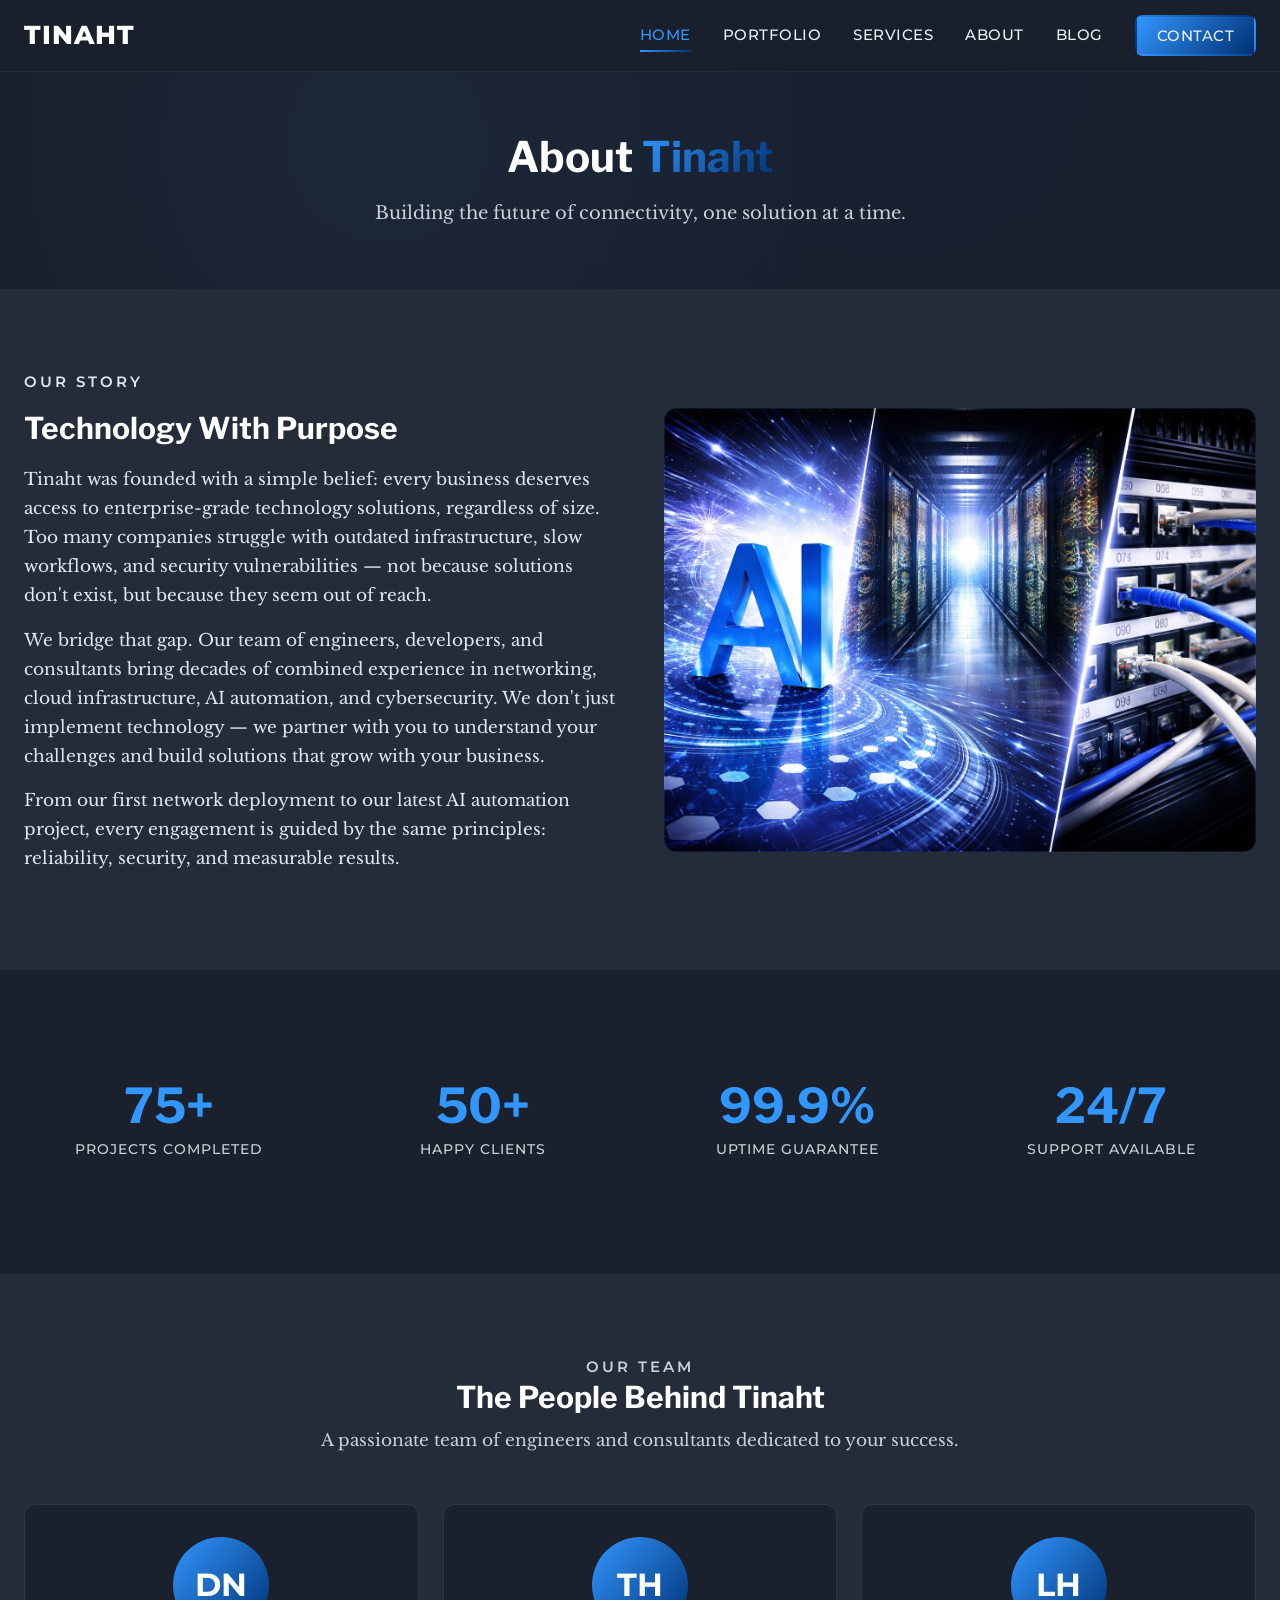
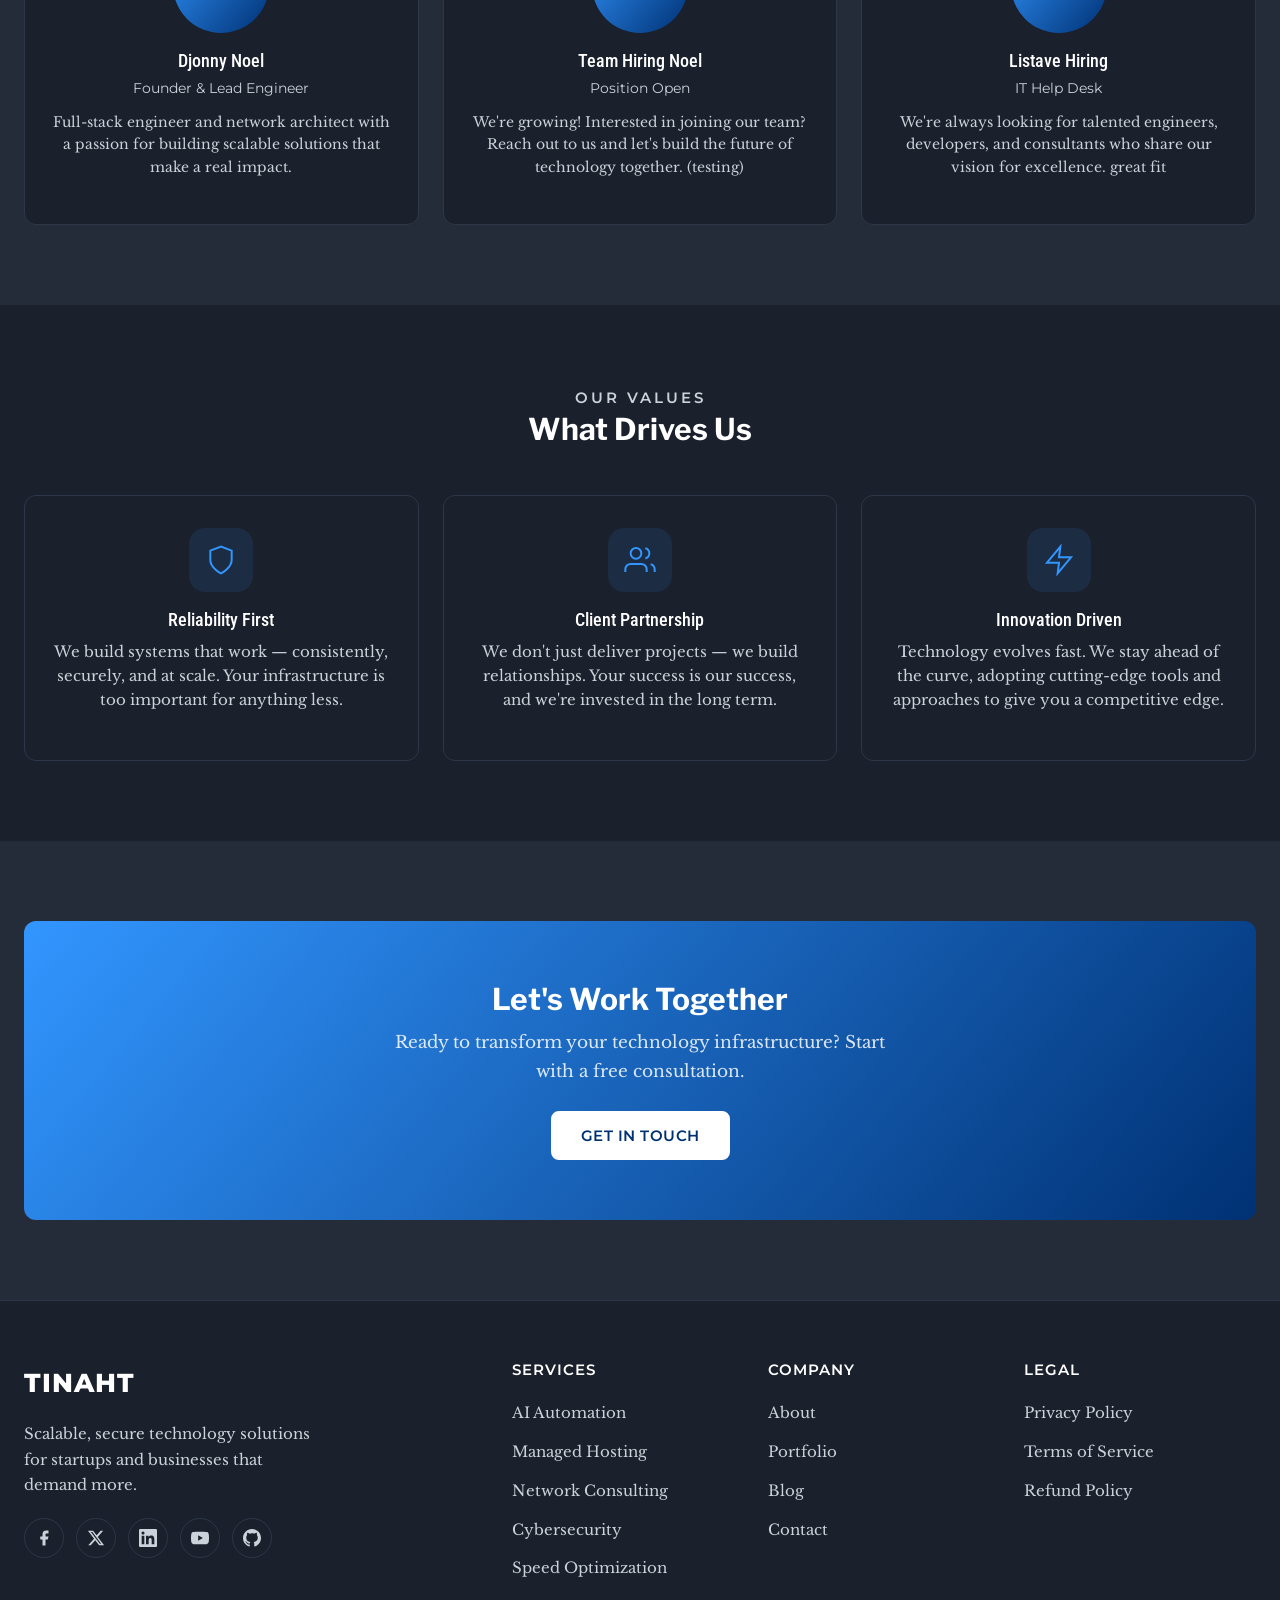
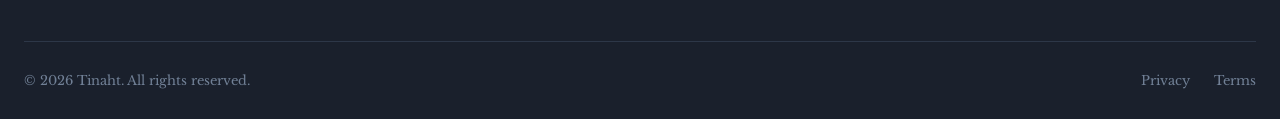
<file: about/index.html>
<!DOCTYPE html>
<html lang="en">
<head>
  <meta charset="UTF-8">
  <meta name="viewport" content="width=device-width, initial-scale=1.0">
  <title>About — Tinaht | Our Story & Team</title>
  <meta name="description" content="Learn about Tinaht's mission, team, and story. We're a technology solutions provider specializing in AI, hosting, and network infrastructure.">
  <link rel="icon" type="image/png" href="../assets/images/logos/favicon-source.png">
  <link rel="preconnect" href="https://fonts.googleapis.com">
  <link rel="preconnect" href="https://fonts.gstatic.com" crossorigin>
  <link href="https://fonts.googleapis.com/css2?family=Libre+Baskerville:ital,wght@0,400;0,700;1,400&family=Libre+Franklin:wght@400;500;700&family=Montserrat:wght@500;600;800&family=Roboto+Condensed:wght@400;500&display=swap" rel="stylesheet">
  <link rel="stylesheet" href="../css/global.css">
  <link rel="stylesheet" href="../css/components.css">
  <link rel="stylesheet" href="../css/portfolio.css">
  <link rel="stylesheet" href="../css/pages.css">
</head>
<body>
  <a href="#main-content" class="sr-only">Skip to main content</a>
  <header class="site-header" role="banner">
    <div class="container">
      <a href="../" class="site-logo" aria-label="Tinaht home"><span class="site-logo__text">Tinaht</span></a>
      <nav class="nav-list-desktop" aria-label="Primary navigation">
        <ul class="nav-list">
          <li><a href="../">Home</a></li><li><a href="../portfolio">Portfolio</a></li><li><a href="../services">Services</a></li><li><a href="../about">About</a></li><li><a href="../blog">Blog</a></li><li><a href="../contact" class="btn btn-primary btn-sm">Contact</a></li>
        </ul>
      </nav>
      <button class="nav-toggle" aria-label="Open menu" aria-expanded="false"><span></span><span></span><span></span></button>
    </div>
  </header>
  <div class="drawer-overlay" aria-hidden="true"></div>
  <nav class="mobile-drawer" aria-label="Mobile navigation"><ul class="nav-list"><li><a href="../">Home</a></li><li><a href="../portfolio">Portfolio</a></li><li><a href="../services">Services</a></li><li><a href="../about">About</a></li><li><a href="../blog">Blog</a></li><li><a href="../contact">Contact</a></li></ul></nav>

  <main id="main-content">

    <!-- PAGE HERO -->
    <section class="page-hero page-hero--about">
      <div class="page-hero__bg-image" style="background-image:url('https://images.unsplash.com/photo-1451187580459-43490279c0fa?auto=format&fit=crop&w=1920&q=80');"></div>
      <div class="container">
        <h1>About <span class="text-gradient">Tinaht</span></h1>
        <p>Building the future of connectivity, one solution at a time.</p>
      </div>
    </section>

    <!-- OUR STORY -->
    <section class="section">
      <div class="container">
        <div class="about-story" data-animate="fade-up">
          <div class="about-story__content">
            <p class="section-eyebrow">Our Story</p>
            <h2>Technology With Purpose</h2>
            <p>Tinaht was founded with a simple belief: every business deserves access to enterprise-grade technology solutions, regardless of size. Too many companies struggle with outdated infrastructure, slow workflows, and security vulnerabilities — not because solutions don't exist, but because they seem out of reach.</p>
            <p>We bridge that gap. Our team of engineers, developers, and consultants bring decades of combined experience in networking, cloud infrastructure, AI automation, and cybersecurity. We don't just implement technology — we partner with you to understand your challenges and build solutions that grow with your business.</p>
            <p>From our first network deployment to our latest AI automation project, every engagement is guided by the same principles: reliability, security, and measurable results.</p>
          </div>
          <div class="about-story__image" data-animate="fade-left">
            <img src="../assets/front-page.jpeg" alt="AI technology, server infrastructure and network connectivity" loading="lazy">
          </div>
        </div>
      </div>
    </section>

    <!-- STATS -->
    <section class="section section--alt">
      <div class="container">
        <div class="stats-grid" data-animate="fade-up">
          <div class="stat-item">
            <div class="stat-number">75+</div>
            <div class="stat-label">Projects Completed</div>
          </div>
          <div class="stat-item">
            <div class="stat-number">50+</div>
            <div class="stat-label">Happy Clients</div>
          </div>
          <div class="stat-item">
            <div class="stat-number">99.9%</div>
            <div class="stat-label">Uptime Guarantee</div>
          </div>
          <div class="stat-item">
            <div class="stat-number">24/7</div>
            <div class="stat-label">Support Available</div>
          </div>
        </div>
      </div>
    </section>

    <!-- TEAM -->
    <section class="section">
      <div class="container">
        <div class="section-header" data-animate="fade-up">
          <p class="section-eyebrow">Our Team</p>
          <h2>The People Behind Tinaht</h2>
          <p>A passionate team of engineers and consultants dedicated to your success.</p>
        </div>
        <div class="team-grid" data-animate="fade-up">
          <div class="team-card">
            <div class="team-card__avatar">DN</div>
            <h3>Djonny Noel</h3>
            <p class="team-card__role">Founder & Lead Engineer</p>
            <p>Full-stack engineer and network architect with a passion for building scalable solutions that make a real impact.</p>
          </div>
          <div class="team-card">
            <div class="team-card__avatar">TH</div>
            <h3>Team Hiring</h3>
            <p class="team-card__role">Position Open</p>
            <p>We're growing! Interested in joining our team? Reach out to us and let's build the future of technology together.</p>
          </div>
          <div class="team-card">
            <div class="team-card__avatar">TH</div>
            <h3>Team Hiring</h3>
            <p class="team-card__role">Position Open</p>
            <p>We're always looking for talented engineers, developers, and consultants who share our vision for excellence.</p>
          </div>
        </div>
      </div>
    </section>

    <!-- VALUES -->
    <section class="section section--alt">
      <div class="container">
        <div class="section-header" data-animate="fade-up">
          <p class="section-eyebrow">Our Values</p>
          <h2>What Drives Us</h2>
        </div>
        <div class="grid-3" data-animate="fade-up">
          <div class="card" style="text-align:center;padding:32px 24px;">
            <div class="service-card__icon" style="margin:0 auto 16px;">
              <svg viewBox="0 0 24 24" fill="none" stroke="currentColor" stroke-width="1.5" style="width:32px;height:32px;"><path d="M12 22s8-4 8-10V5l-8-3-8 3v7c0 6 8 10 8 10z"/></svg>
            </div>
            <h3 style="font-size:18px;">Reliability First</h3>
            <p class="card__text">We build systems that work — consistently, securely, and at scale. Your infrastructure is too important for anything less.</p>
          </div>
          <div class="card" style="text-align:center;padding:32px 24px;">
            <div class="service-card__icon" style="margin:0 auto 16px;">
              <svg viewBox="0 0 24 24" fill="none" stroke="currentColor" stroke-width="1.5" style="width:32px;height:32px;"><path d="M17 21v-2a4 4 0 0 0-4-4H5a4 4 0 0 0-4 4v2"/><circle cx="9" cy="7" r="4"/><path d="M23 21v-2a4 4 0 0 0-3-3.87"/><path d="M16 3.13a4 4 0 0 1 0 7.75"/></svg>
            </div>
            <h3 style="font-size:18px;">Client Partnership</h3>
            <p class="card__text">We don't just deliver projects — we build relationships. Your success is our success, and we're invested in the long term.</p>
          </div>
          <div class="card" style="text-align:center;padding:32px 24px;">
            <div class="service-card__icon" style="margin:0 auto 16px;">
              <svg viewBox="0 0 24 24" fill="none" stroke="currentColor" stroke-width="1.5" style="width:32px;height:32px;"><path d="M13 2L3 14h9l-1 8 10-12h-9l1-8z"/></svg>
            </div>
            <h3 style="font-size:18px;">Innovation Driven</h3>
            <p class="card__text">Technology evolves fast. We stay ahead of the curve, adopting cutting-edge tools and approaches to give you a competitive edge.</p>
          </div>
        </div>
      </div>
    </section>

    <!-- CTA -->
    <section class="section">
      <div class="container">
        <div class="cta-banner cta-banner--image" data-animate="fade-up">
          <div class="cta-banner__bg" style="background-image:url('https://images.unsplash.com/photo-1519389950473-47ba0277781c?auto=format&fit=crop&w=1400&q=80');"></div>
          <h2>Let's Work Together</h2>
          <p>Ready to transform your technology infrastructure? Start with a free consultation.</p>
          <a href="../contact" class="btn">Get in Touch</a>
        </div>
      </div>
    </section>

  </main>

  <footer class="site-footer" role="contentinfo">
    <div class="container">
      <div class="footer-grid">
        <div class="footer-brand"><a href="../" class="site-logo"><span class="site-logo__text">Tinaht</span></a><p>Scalable, secure technology solutions for startups and businesses that demand more.</p><div class="footer-social"><a href="#" aria-label="Facebook"><svg viewBox="0 0 24 24" fill="currentColor"><path d="M18 2h-3a5 5 0 0 0-5 5v3H7v4h3v8h4v-8h3l1-4h-4V7a1 1 0 0 1 1-1h3z"/></svg></a><a href="#" aria-label="Twitter / X"><svg viewBox="0 0 24 24" fill="currentColor"><path d="M18.244 2.25h3.308l-7.227 8.26 8.502 11.24H16.17l-5.214-6.817L4.99 21.75H1.68l7.73-8.835L1.254 2.25H8.08l4.713 6.231zm-1.161 17.52h1.833L7.084 4.126H5.117z"/></svg></a><a href="#" aria-label="LinkedIn"><svg viewBox="0 0 24 24" fill="currentColor"><path d="M20.447 20.452h-3.554v-5.569c0-1.328-.027-3.037-1.852-3.037-1.853 0-2.136 1.445-2.136 2.939v5.667H9.351V9h3.414v1.561h.046c.477-.9 1.637-1.85 3.37-1.85 3.601 0 4.267 2.37 4.267 5.455v6.286zM5.337 7.433a2.062 2.062 0 0 1-2.063-2.065 2.064 2.064 0 1 1 2.063 2.065zm1.782 13.019H3.555V9h3.564v11.452zM22.225 0H1.771C.792 0 0 .774 0 1.729v20.542C0 23.227.792 24 1.771 24h20.451C23.2 24 24 23.227 24 22.271V1.729C24 .774 23.2 0 22.222 0h.003z"/></svg></a><a href="#" aria-label="YouTube"><svg viewBox="0 0 24 24" fill="currentColor"><path d="M23.498 6.186a3.016 3.016 0 0 0-2.122-2.136C19.505 3.545 12 3.545 12 3.545s-7.505 0-9.377.505A3.017 3.017 0 0 0 .502 6.186C0 8.07 0 12 0 12s0 3.93.502 5.814a3.016 3.016 0 0 0 2.122 2.136c1.871.505 9.376.505 9.376.505s7.505 0 9.377-.505a3.015 3.015 0 0 0 2.122-2.136C24 15.93 24 12 24 12s0-3.93-.502-5.814zM9.545 15.568V8.432L15.818 12l-6.273 3.568z"/></svg></a><a href="#" aria-label="GitHub"><svg viewBox="0 0 24 24" fill="currentColor"><path d="M12 0c-6.626 0-12 5.373-12 12 0 5.302 3.438 9.8 8.207 11.387.599.111.793-.261.793-.577v-2.234c-3.338.726-4.033-1.416-4.033-1.416-.546-1.387-1.333-1.756-1.333-1.756-1.089-.745.083-.729.083-.729 1.205.084 1.839 1.237 1.839 1.237 1.07 1.834 2.807 1.304 3.492.997.107-.775.418-1.305.762-1.604-2.665-.305-5.467-1.334-5.467-5.931 0-1.311.469-2.381 1.236-3.221-.124-.303-.535-1.524.117-3.176 0 0 1.008-.322 3.301 1.23A11.509 11.509 0 0 1 12 5.803c1.02.005 2.047.138 3.006.404 2.291-1.552 3.297-1.23 3.297-1.23.653 1.653.242 2.874.118 3.176.77.84 1.235 1.911 1.235 3.221 0 4.609-2.807 5.624-5.479 5.921.43.372.823 1.102.823 2.222v3.293c0 .319.192.694.801.576C20.566 21.797 24 17.3 24 12c0-6.627-5.373-12-12-12z"/></svg></a></div></div>
        <div><h4 class="footer-heading">Services</h4><ul class="footer-links"><li><a href="../services#ai-automation">AI Automation</a></li><li><a href="../services#hosting">Managed Hosting</a></li><li><a href="../services#networking">Network Consulting</a></li><li><a href="../services#cybersecurity">Cybersecurity</a></li><li><a href="../services#speed-optimization">Speed Optimization</a></li></ul></div>
        <div><h4 class="footer-heading">Company</h4><ul class="footer-links"><li><a href="../about">About</a></li><li><a href="../portfolio">Portfolio</a></li><li><a href="../blog">Blog</a></li><li><a href="../contact">Contact</a></li></ul></div>
        <div><h4 class="footer-heading">Legal</h4><ul class="footer-links"><li><a href="../privacy">Privacy Policy</a></li><li><a href="../terms">Terms of Service</a></li><li><a href="../refund-policy">Refund Policy</a></li></ul></div>
      </div>
      <div class="footer-bottom"><p>&copy; 2026 Tinaht. All rights reserved.</p><ul class="footer-bottom-links"><li><a href="../privacy">Privacy</a></li><li><a href="../terms">Terms</a></li></ul></div>
    </div>
  </footer>
  <script src="../js/data-manager.js?v=3"></script>
  <script src="../js/team-render.js?v=3"></script>
  <script src="../js/main.js?v=3"></script>
</body>
</html>
</file>
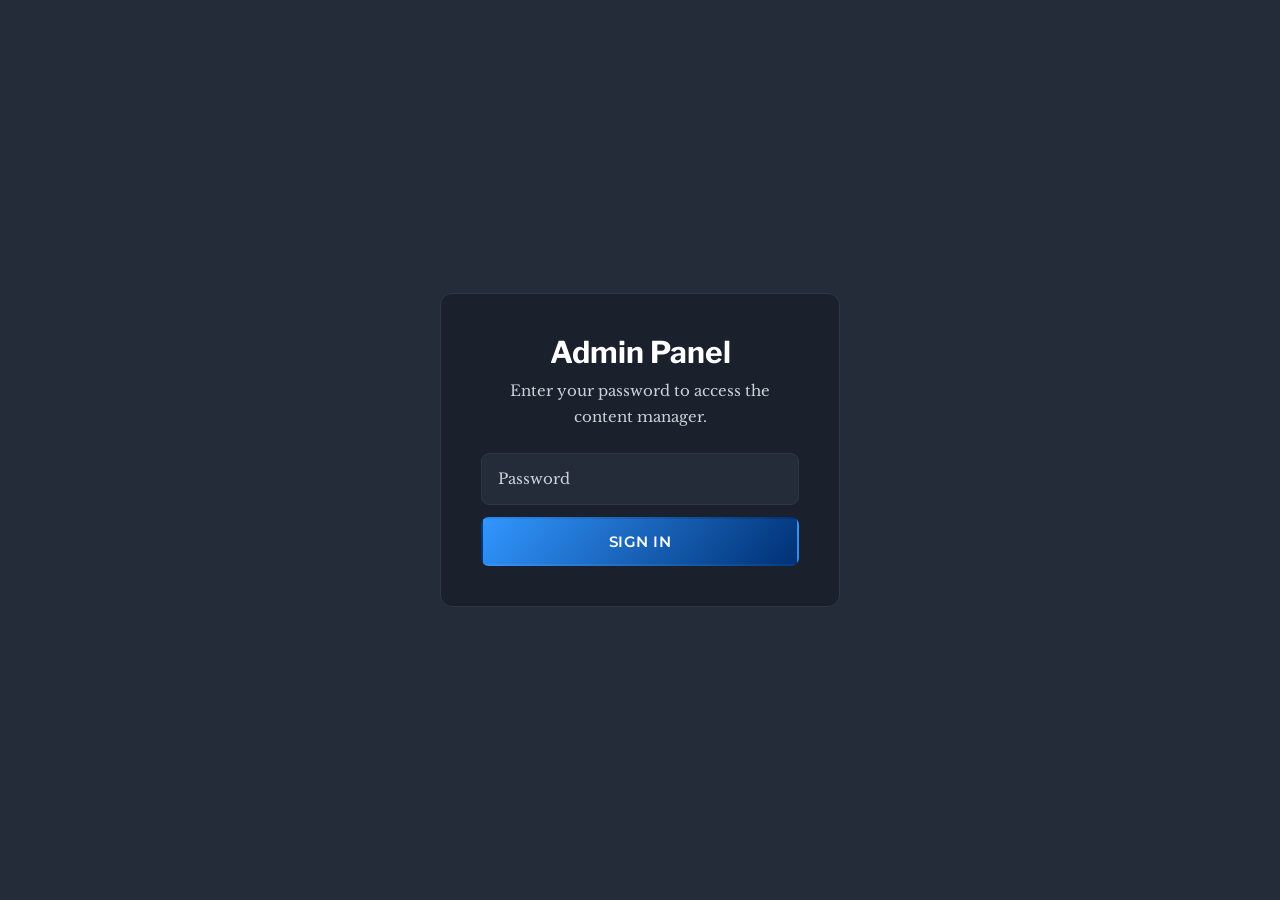
<file: admin/index.html>
<!DOCTYPE html>
<html lang="en">
<head>
  <meta charset="UTF-8">
  <meta name="viewport" content="width=device-width, initial-scale=1.0">
  <title>Admin — Tinaht Content Manager</title>
  <meta name="robots" content="noindex, nofollow">
  <link rel="icon" type="image/png" href="../assets/images/logos/favicon-source.png">
  <link rel="preconnect" href="https://fonts.googleapis.com">
  <link rel="preconnect" href="https://fonts.gstatic.com" crossorigin>
  <link href="https://fonts.googleapis.com/css2?family=Libre+Baskerville:ital,wght@0,400;0,700;1,400&family=Libre+Franklin:wght@400;500;700&family=Montserrat:wght@500;600;800&family=Roboto+Condensed:wght@400;500&display=swap" rel="stylesheet">
  <link rel="stylesheet" href="../css/global.css">
  <link rel="stylesheet" href="../css/components.css">
  <link rel="stylesheet" href="../css/admin.css">
</head>
<body>

  <!-- PASSWORD GATE -->
  <div id="admin-gate" class="admin-gate">
    <div class="admin-gate__card">
      <h2>Admin Panel</h2>
      <p>Enter your password to access the content manager.</p>
      <form id="gate-form" class="admin-gate__form">
        <input type="password" id="gate-password" class="form-input" placeholder="Password" autocomplete="current-password" required>
        <button type="submit" class="btn btn-primary">Sign In</button>
        <p id="gate-error" class="admin-gate__error">Incorrect password. Please try again.</p>
      </form>
    </div>
  </div>

  <!-- ADMIN HEADER -->
  <header class="admin-header">
    <div class="container">
      <div class="admin-header__left">
        <a href="../" class="site-logo"><span class="site-logo__text">Tinaht</span></a>
        <span class="admin-header__badge">Admin</span>
      </div>
      <button id="logout-btn" class="btn btn-secondary btn-sm">Logout</button>
    </div>
  </header>

  <!-- ADMIN BODY -->
  <div id="admin-body" class="admin-body">
    <div class="container">

      <!-- TABS -->
      <div class="admin-tabs">
        <button class="filter-btn is-active" data-tab="blogs">Blog Posts</button>
        <button class="filter-btn" data-tab="testimonials">Testimonials</button>
        <button class="filter-btn" data-tab="team">Team Members</button>
      </div>

      <!-- PUBLISH BAR -->
      <div class="admin-publish-bar">
        <button id="publish-btn" class="btn btn-publish">&#x1F680; Publish to Live Site</button>
        <span id="publish-status" class="admin-publish-status"></span>
        <button id="github-setup-btn" class="btn btn-secondary btn-sm" title="GitHub Token Setup">&#x2699; GitHub Setup</button>
      </div>

      <!-- ACTION BAR -->
      <div class="admin-actions">
        <button id="add-btn" class="btn btn-primary">+ Add New</button>
        <button id="seed-btn" class="btn btn-secondary">Seed Defaults</button>
        <button id="export-btn" class="btn btn-secondary">Export JSON</button>
        <button id="import-btn" class="btn btn-secondary">Import JSON</button>
        <input type="file" id="import-file" accept=".json">
        <button id="clear-btn" class="btn btn-danger btn-secondary">Clear All Data</button>
      </div>

      <!-- CONTENT GRID -->
      <div id="admin-content" class="admin-grid"></div>

    </div>
  </div>

  <!-- MODAL -->
  <div id="admin-modal" class="admin-modal">
    <div class="admin-modal__backdrop"></div>
    <div class="admin-modal__content">
      <div class="admin-modal__header">
        <h2 id="modal-title">Add Item</h2>
        <button class="admin-modal__close" aria-label="Close">&times;</button>
      </div>
      <form id="modal-form" class="admin-form"></form>
    </div>
  </div>

  <!-- CONFIRM DIALOG -->
  <div id="admin-confirm" class="admin-confirm">
    <div class="admin-confirm__backdrop"></div>
    <div class="admin-confirm__content">
      <h3>Delete Item</h3>
      <p id="confirm-message">Are you sure you want to delete this item? This cannot be undone.</p>
      <div class="admin-confirm__actions">
        <button id="confirm-cancel" class="btn btn-secondary">Cancel</button>
        <button id="confirm-delete" class="btn btn-danger btn-secondary">Delete</button>
      </div>
    </div>
  </div>

  <!-- GITHUB SETUP MODAL -->
  <div id="github-setup-modal" class="admin-modal">
    <div class="admin-modal__backdrop"></div>
    <div class="admin-modal__content">
      <div class="admin-modal__header">
        <h2>GitHub Token Setup</h2>
        <button class="admin-modal__close" aria-label="Close">&times;</button>
      </div>
      <form id="github-setup-form" class="admin-form">
        <div class="form-group">
          <label for="gh-token">Personal Access Token *</label>
          <input type="password" id="gh-token" class="form-input" required placeholder="ghp_xxxxxxxxxxxx">
          <p class="form-hint">Create a token at <a href="https://github.com/settings/tokens/new" target="_blank" style="color:var(--color-primary)">github.com/settings/tokens</a> with <strong>repo</strong> scope.</p>
        </div>
        <div class="admin-form__footer">
          <button type="button" class="btn btn-secondary github-setup-cancel">Cancel</button>
          <button type="submit" class="btn btn-primary">Save Token</button>
        </div>
      </form>
    </div>
  </div>

  <script src="../js/data-manager.js?v=3"></script>
  <script src="../js/admin.js?v=3"></script>
</body>
</html>
</file>
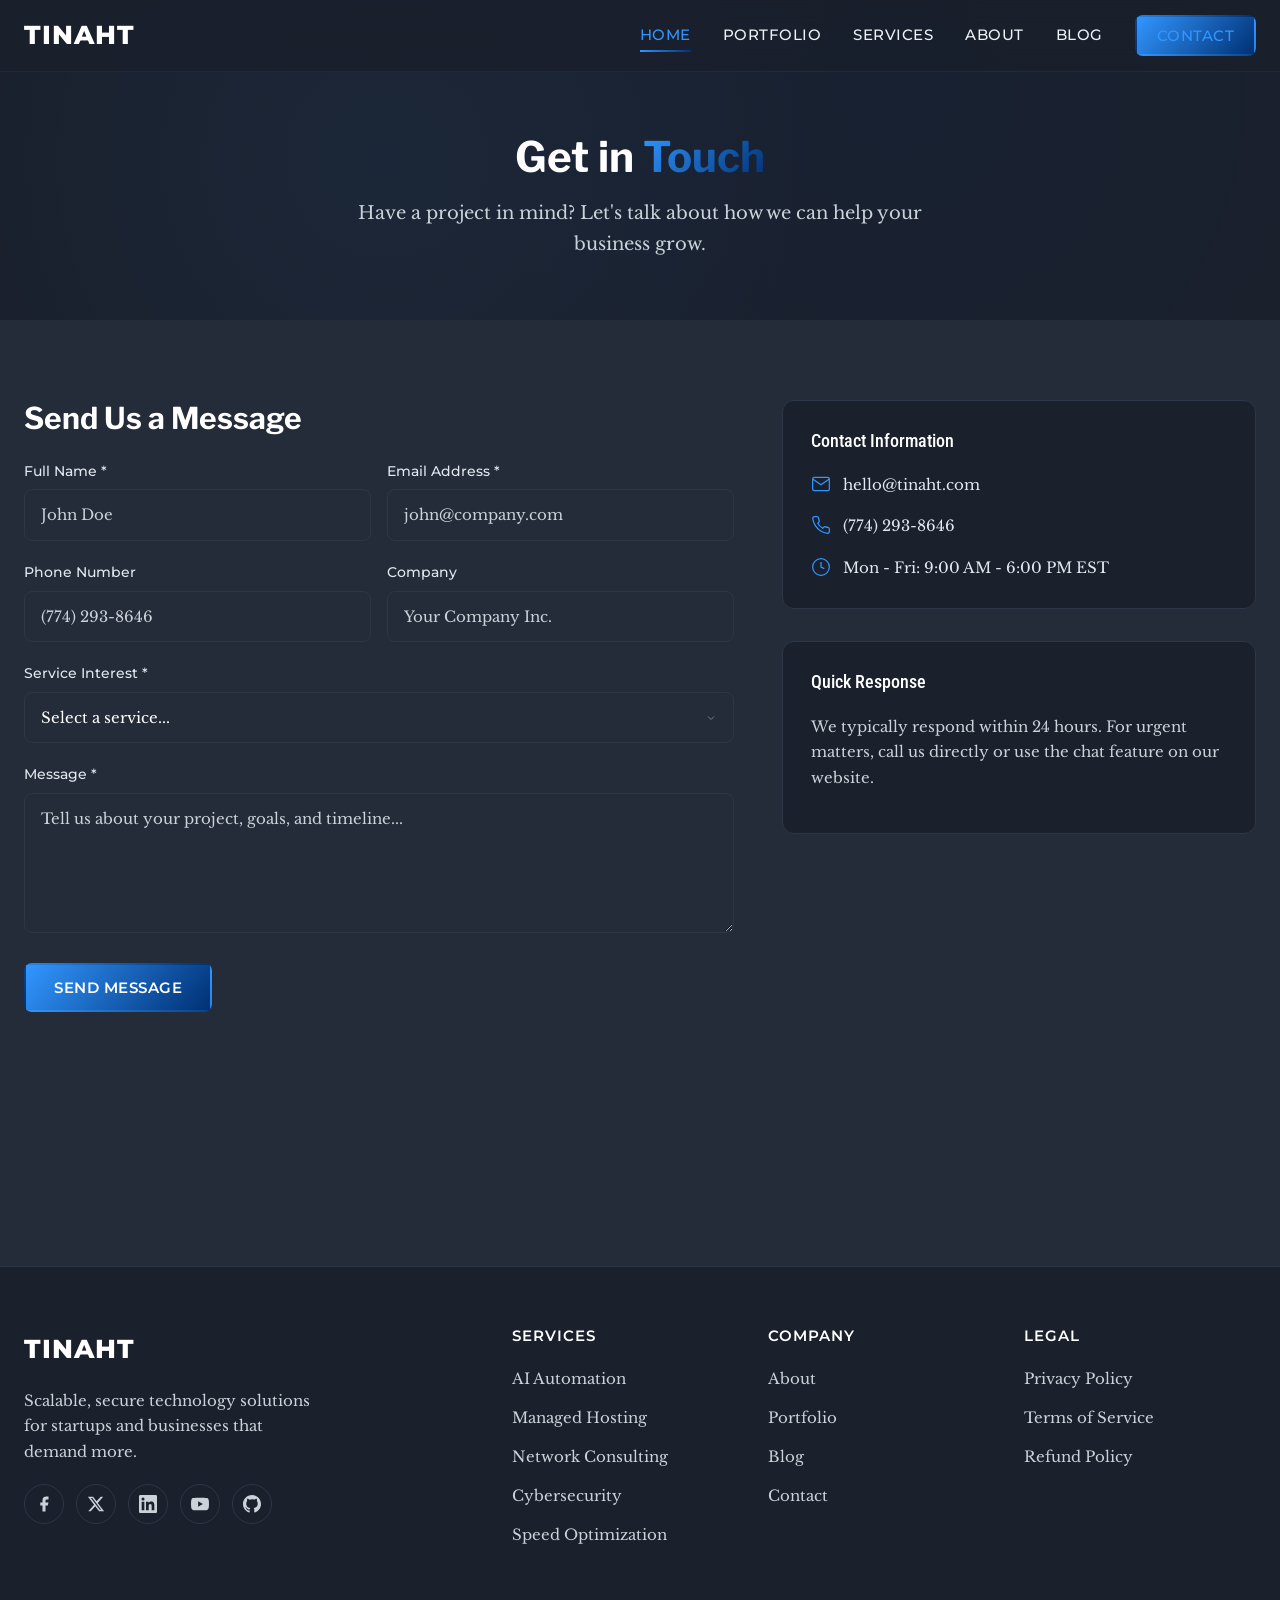
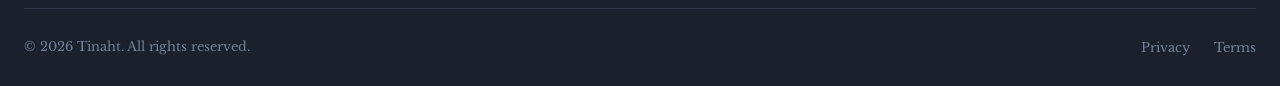
<file: contact/index.html>
<!DOCTYPE html>
<html lang="en">
<head>
  <meta charset="UTF-8">
  <meta name="viewport" content="width=device-width, initial-scale=1.0">
  <title>Contact — Tinaht | Get in Touch</title>
  <meta name="description" content="Contact Tinaht for a free consultation on AI automation, managed hosting, network infrastructure, or cybersecurity services.">
  <link rel="icon" type="image/png" href="../assets/images/logos/favicon-source.png">
  <link rel="preconnect" href="https://fonts.googleapis.com">
  <link rel="preconnect" href="https://fonts.gstatic.com" crossorigin>
  <link href="https://fonts.googleapis.com/css2?family=Libre+Baskerville:ital,wght@0,400;0,700;1,400&family=Libre+Franklin:wght@400;500;700&family=Montserrat:wght@500;600;800&family=Roboto+Condensed:wght@400;500&display=swap" rel="stylesheet">
  <link rel="stylesheet" href="../css/global.css">
  <link rel="stylesheet" href="../css/components.css">
  <link rel="stylesheet" href="../css/portfolio.css">
  <link rel="stylesheet" href="../css/pages.css">
</head>
<body>
  <a href="#main-content" class="sr-only">Skip to main content</a>
  <header class="site-header" role="banner">
    <div class="container">
      <a href="../" class="site-logo" aria-label="Tinaht home"><span class="site-logo__text">Tinaht</span></a>
      <nav class="nav-list-desktop" aria-label="Primary navigation">
        <ul class="nav-list">
          <li><a href="../">Home</a></li><li><a href="../portfolio">Portfolio</a></li><li><a href="../services">Services</a></li><li><a href="../about">About</a></li><li><a href="../blog">Blog</a></li><li><a href="../contact" class="btn btn-primary btn-sm active">Contact</a></li>
        </ul>
      </nav>
      <button class="nav-toggle" aria-label="Open menu" aria-expanded="false"><span></span><span></span><span></span></button>
    </div>
  </header>
  <div class="drawer-overlay" aria-hidden="true"></div>
  <nav class="mobile-drawer" aria-label="Mobile navigation"><ul class="nav-list"><li><a href="../">Home</a></li><li><a href="../portfolio">Portfolio</a></li><li><a href="../services">Services</a></li><li><a href="../about">About</a></li><li><a href="../blog">Blog</a></li><li><a href="../contact">Contact</a></li></ul></nav>

  <main id="main-content">

    <section class="page-hero">
      <div class="container">

        <h1>Get in <span class="text-gradient">Touch</span></h1>
        <p>Have a project in mind? Let's talk about how we can help your business grow.</p>
      </div>
    </section>

    <section class="section">
      <div class="container">
        <div class="contact-grid" data-animate="fade-up">

          <!-- CONTACT FORM -->
          <div>
            <h2 style="margin-bottom:24px;">Send Us a Message</h2>
            <form class="contact-form" name="contact" method="POST" data-netlify="true" netlify-honeypot="bot-field">
              <input type="hidden" name="form-name" value="contact">
              <p class="sr-only"><label>Don't fill this out: <input name="bot-field"></label></p>

              <div style="display:grid;grid-template-columns:1fr 1fr;gap:16px;">
                <div class="form-group">
                  <label for="name">Full Name *</label>
                  <input type="text" id="name" name="name" class="form-input" required placeholder="John Doe">
                </div>
                <div class="form-group">
                  <label for="email">Email Address *</label>
                  <input type="email" id="email" name="email" class="form-input" required placeholder="john@company.com">
                </div>
              </div>

              <div style="display:grid;grid-template-columns:1fr 1fr;gap:16px;">
                <div class="form-group">
                  <label for="phone">Phone Number</label>
                  <input type="tel" id="phone" name="phone" class="form-input" placeholder="(774) 293-8646">
                </div>
                <div class="form-group">
                  <label for="company">Company</label>
                  <input type="text" id="company" name="company" class="form-input" placeholder="Your Company Inc.">
                </div>
              </div>

              <div class="form-group">
                <label for="service">Service Interest *</label>
                <select id="service" name="service" class="form-input" required>
                  <option value="" disabled selected>Select a service...</option>
                  <option value="ai-automation">AI Automation</option>
                  <option value="managed-hosting">Managed Hosting + DevOps</option>
                  <option value="network-consulting">Network Infrastructure Consulting</option>
                  <option value="cybersecurity">Cybersecurity Consulting</option>
                  <option value="website-speed">Website Speed Optimization</option>
                  <option value="chatbot">AI Chatbot Builder</option>
                  <option value="dashboards">Data Dashboard Service</option>
                  <option value="other">Other</option>
                </select>
              </div>

              <div class="form-group">
                <label for="message">Message *</label>
                <textarea id="message" name="message" class="form-input" required placeholder="Tell us about your project, goals, and timeline..."></textarea>
              </div>

              <button type="submit" class="btn btn-primary">Send Message</button>
            </form>
          </div>

          <!-- SIDEBAR -->
          <div class="contact-sidebar">
            <div class="contact-info-card">
              <h3>Contact Information</h3>
              <div class="contact-info-item">
                <svg viewBox="0 0 24 24" fill="none" stroke="currentColor" stroke-width="1.5"><path d="M4 4h16c1.1 0 2 .9 2 2v12c0 1.1-.9 2-2 2H4c-1.1 0-2-.9-2-2V6c0-1.1.9-2 2-2z"/><polyline points="22,6 12,13 2,6"/></svg>
                <p><a href="mailto:hello@tinaht.com">hello@tinaht.com</a></p>
              </div>
              <div class="contact-info-item">
                <svg viewBox="0 0 24 24" fill="none" stroke="currentColor" stroke-width="1.5"><path d="M22 16.92v3a2 2 0 0 1-2.18 2 19.79 19.79 0 0 1-8.63-3.07 19.5 19.5 0 0 1-6-6 19.79 19.79 0 0 1-3.07-8.67A2 2 0 0 1 4.11 2h3a2 2 0 0 1 2 1.72 12.84 12.84 0 0 0 .7 2.81 2 2 0 0 1-.45 2.11L8.09 9.91a16 16 0 0 0 6 6l1.27-1.27a2 2 0 0 1 2.11-.45 12.84 12.84 0 0 0 2.81.7A2 2 0 0 1 22 16.92z"/></svg>
                <p><a href="tel:+17742938646">(774) 293-8646</a></p>
              </div>
              <div class="contact-info-item">
                <svg viewBox="0 0 24 24" fill="none" stroke="currentColor" stroke-width="1.5"><circle cx="12" cy="12" r="10"/><polyline points="12 6 12 12 16 14"/></svg>
                <p>Mon - Fri: 9:00 AM - 6:00 PM EST</p>
              </div>
            </div>

            <div class="contact-info-card">
              <h3>Quick Response</h3>
              <p style="color:var(--color-gray-400);font-size:15px;">We typically respond within 24 hours. For urgent matters, call us directly or use the chat feature on our website.</p>
            </div>

            <div class="map-placeholder">
              <iframe
                src="https://maps.google.com/maps?q=Tinaht,+Littleton,+MA+01460&t=&z=12&ie=UTF8&iwloc=B&output=embed"
                width="100%"
                height="100%"
                style="border:0;border-radius:var(--card-radius);"
                allowfullscreen=""
                loading="lazy"
                referrerpolicy="no-referrer-when-downgrade"
                title="Tinaht location - Littleton, MA 01460">
              </iframe>
            </div>
          </div>

        </div>
      </div>
    </section>

  </main>

  <footer class="site-footer" role="contentinfo">
    <div class="container">
      <div class="footer-grid">
        <div class="footer-brand"><a href="../" class="site-logo"><span class="site-logo__text">Tinaht</span></a><p>Scalable, secure technology solutions for startups and businesses that demand more.</p><div class="footer-social"><a href="#" aria-label="Facebook"><svg viewBox="0 0 24 24" fill="currentColor"><path d="M18 2h-3a5 5 0 0 0-5 5v3H7v4h3v8h4v-8h3l1-4h-4V7a1 1 0 0 1 1-1h3z"/></svg></a><a href="#" aria-label="Twitter / X"><svg viewBox="0 0 24 24" fill="currentColor"><path d="M18.244 2.25h3.308l-7.227 8.26 8.502 11.24H16.17l-5.214-6.817L4.99 21.75H1.68l7.73-8.835L1.254 2.25H8.08l4.713 6.231zm-1.161 17.52h1.833L7.084 4.126H5.117z"/></svg></a><a href="#" aria-label="LinkedIn"><svg viewBox="0 0 24 24" fill="currentColor"><path d="M20.447 20.452h-3.554v-5.569c0-1.328-.027-3.037-1.852-3.037-1.853 0-2.136 1.445-2.136 2.939v5.667H9.351V9h3.414v1.561h.046c.477-.9 1.637-1.85 3.37-1.85 3.601 0 4.267 2.37 4.267 5.455v6.286zM5.337 7.433a2.062 2.062 0 0 1-2.063-2.065 2.064 2.064 0 1 1 2.063 2.065zm1.782 13.019H3.555V9h3.564v11.452zM22.225 0H1.771C.792 0 0 .774 0 1.729v20.542C0 23.227.792 24 1.771 24h20.451C23.2 24 24 23.227 24 22.271V1.729C24 .774 23.2 0 22.222 0h.003z"/></svg></a><a href="#" aria-label="YouTube"><svg viewBox="0 0 24 24" fill="currentColor"><path d="M23.498 6.186a3.016 3.016 0 0 0-2.122-2.136C19.505 3.545 12 3.545 12 3.545s-7.505 0-9.377.505A3.017 3.017 0 0 0 .502 6.186C0 8.07 0 12 0 12s0 3.93.502 5.814a3.016 3.016 0 0 0 2.122 2.136c1.871.505 9.376.505 9.376.505s7.505 0 9.377-.505a3.015 3.015 0 0 0 2.122-2.136C24 15.93 24 12 24 12s0-3.93-.502-5.814zM9.545 15.568V8.432L15.818 12l-6.273 3.568z"/></svg></a><a href="#" aria-label="GitHub"><svg viewBox="0 0 24 24" fill="currentColor"><path d="M12 0c-6.626 0-12 5.373-12 12 0 5.302 3.438 9.8 8.207 11.387.599.111.793-.261.793-.577v-2.234c-3.338.726-4.033-1.416-4.033-1.416-.546-1.387-1.333-1.756-1.333-1.756-1.089-.745.083-.729.083-.729 1.205.084 1.839 1.237 1.839 1.237 1.07 1.834 2.807 1.304 3.492.997.107-.775.418-1.305.762-1.604-2.665-.305-5.467-1.334-5.467-5.931 0-1.311.469-2.381 1.236-3.221-.124-.303-.535-1.524.117-3.176 0 0 1.008-.322 3.301 1.23A11.509 11.509 0 0 1 12 5.803c1.02.005 2.047.138 3.006.404 2.291-1.552 3.297-1.23 3.297-1.23.653 1.653.242 2.874.118 3.176.77.84 1.235 1.911 1.235 3.221 0 4.609-2.807 5.624-5.479 5.921.43.372.823 1.102.823 2.222v3.293c0 .319.192.694.801.576C20.566 21.797 24 17.3 24 12c0-6.627-5.373-12-12-12z"/></svg></a></div></div>
        <div><h4 class="footer-heading">Services</h4><ul class="footer-links"><li><a href="../services#ai-automation">AI Automation</a></li><li><a href="../services#hosting">Managed Hosting</a></li><li><a href="../services#networking">Network Consulting</a></li><li><a href="../services#cybersecurity">Cybersecurity</a></li><li><a href="../services#speed-optimization">Speed Optimization</a></li></ul></div>
        <div><h4 class="footer-heading">Company</h4><ul class="footer-links"><li><a href="../about">About</a></li><li><a href="../portfolio">Portfolio</a></li><li><a href="../blog">Blog</a></li><li><a href="../contact">Contact</a></li></ul></div>
        <div><h4 class="footer-heading">Legal</h4><ul class="footer-links"><li><a href="../privacy">Privacy Policy</a></li><li><a href="../terms">Terms of Service</a></li><li><a href="../refund-policy">Refund Policy</a></li></ul></div>
      </div>
      <div class="footer-bottom"><p>&copy; 2026 Tinaht. All rights reserved.</p><ul class="footer-bottom-links"><li><a href="../privacy">Privacy</a></li><li><a href="../terms">Terms</a></li></ul></div>
    </div>
  </footer>
  <script src="../js/main.js"></script>
</body>
</html>
</file>
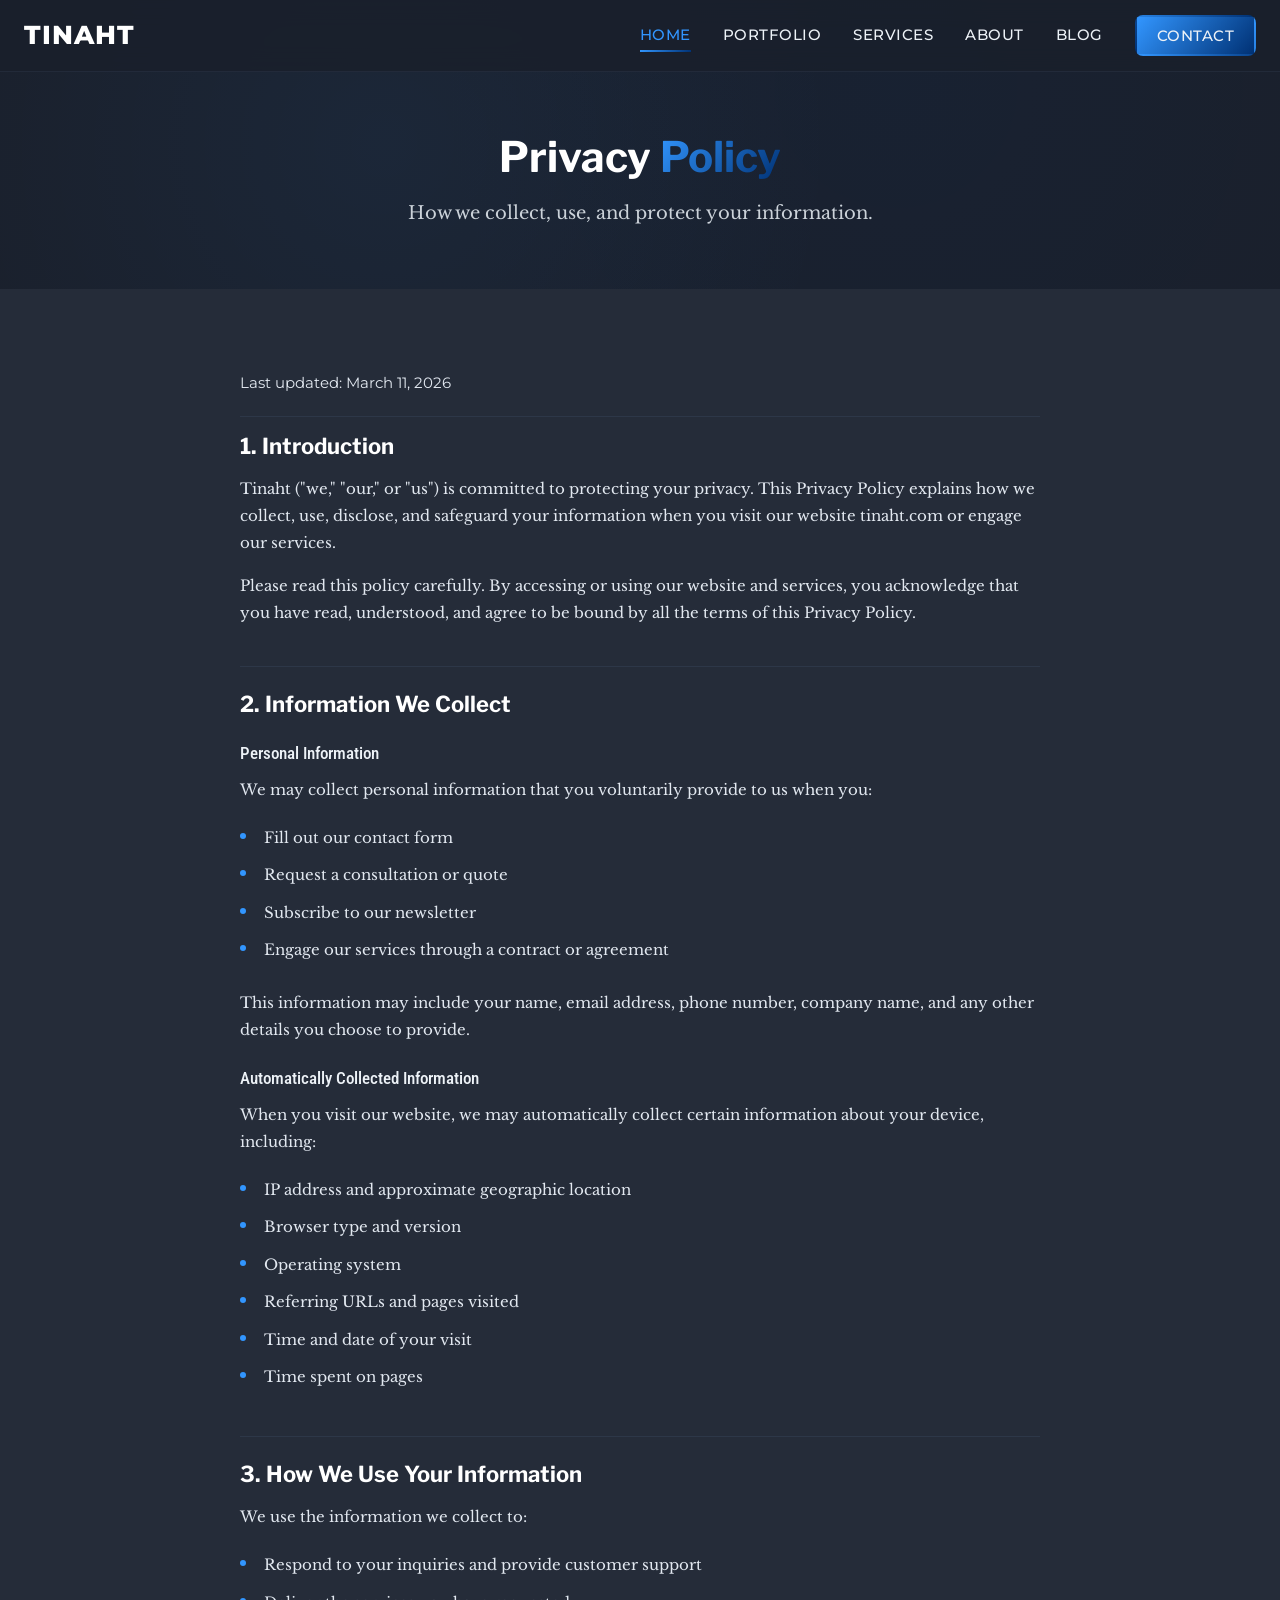
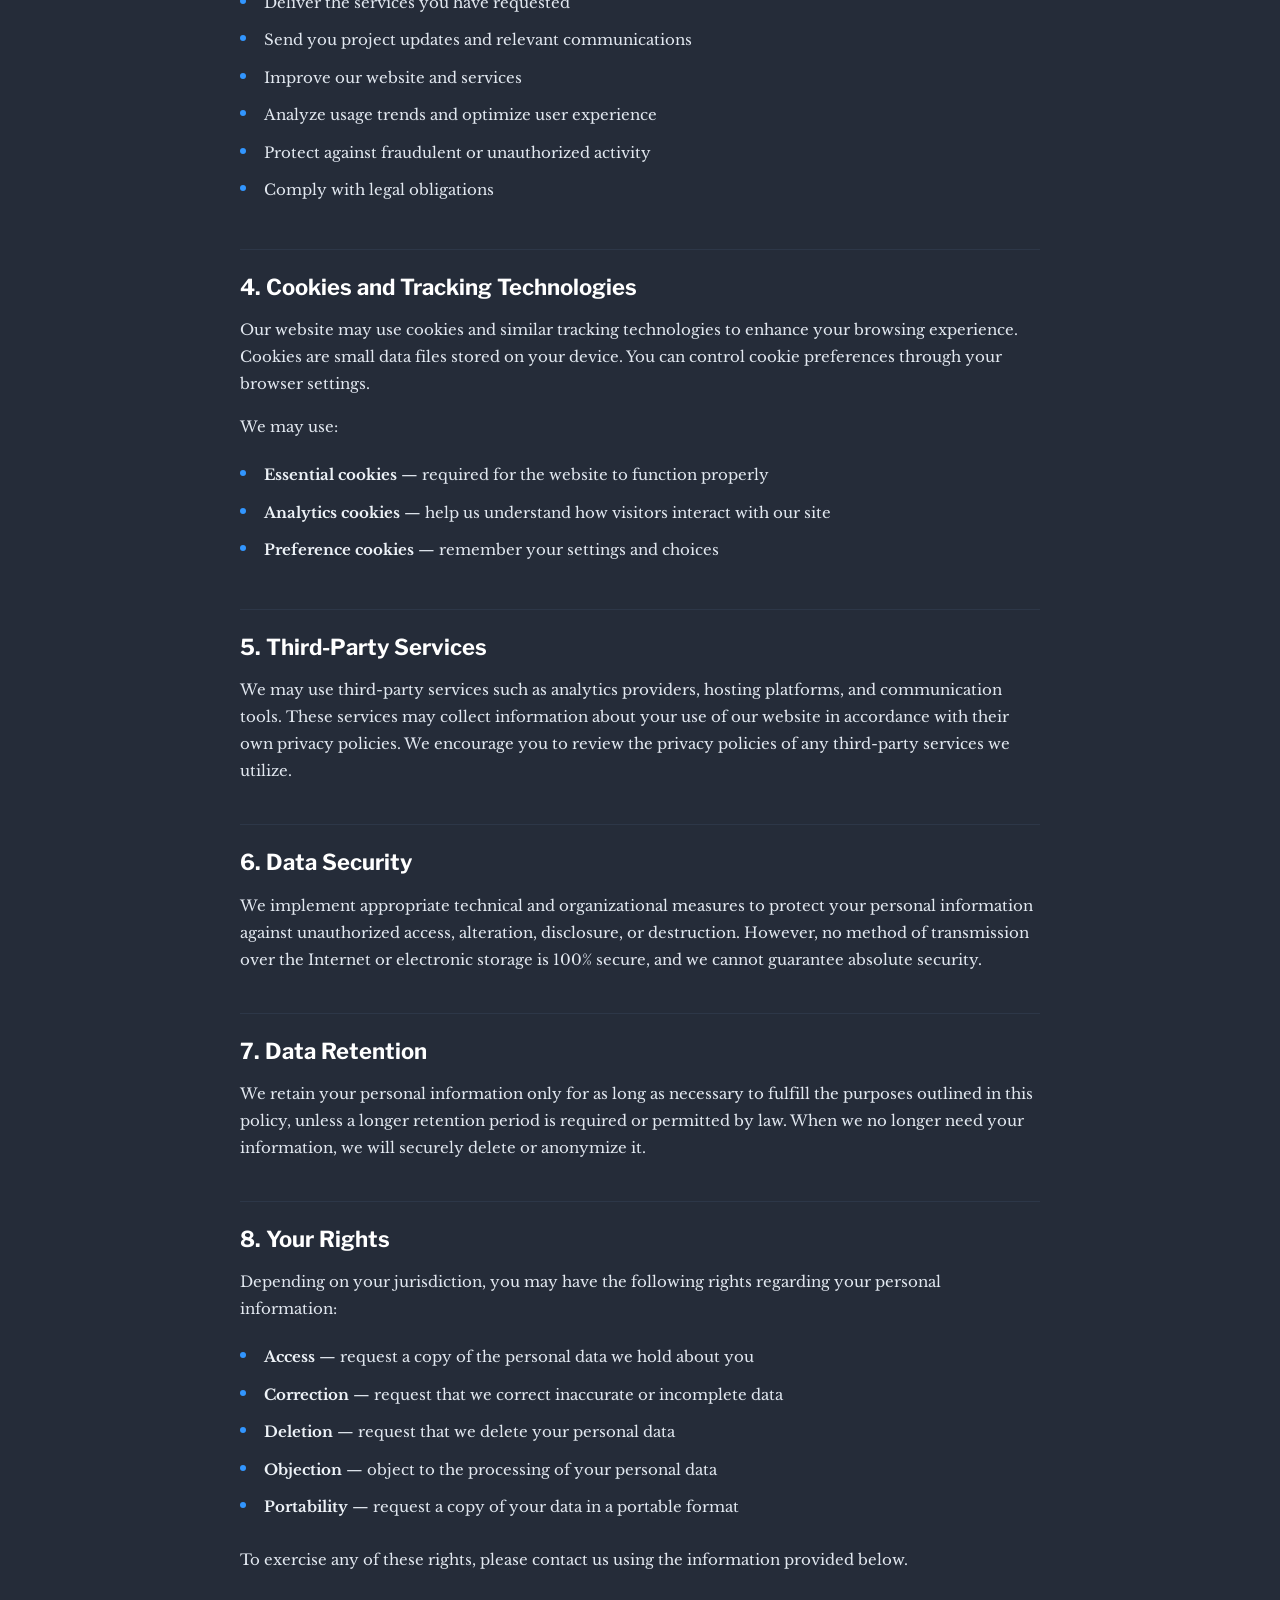
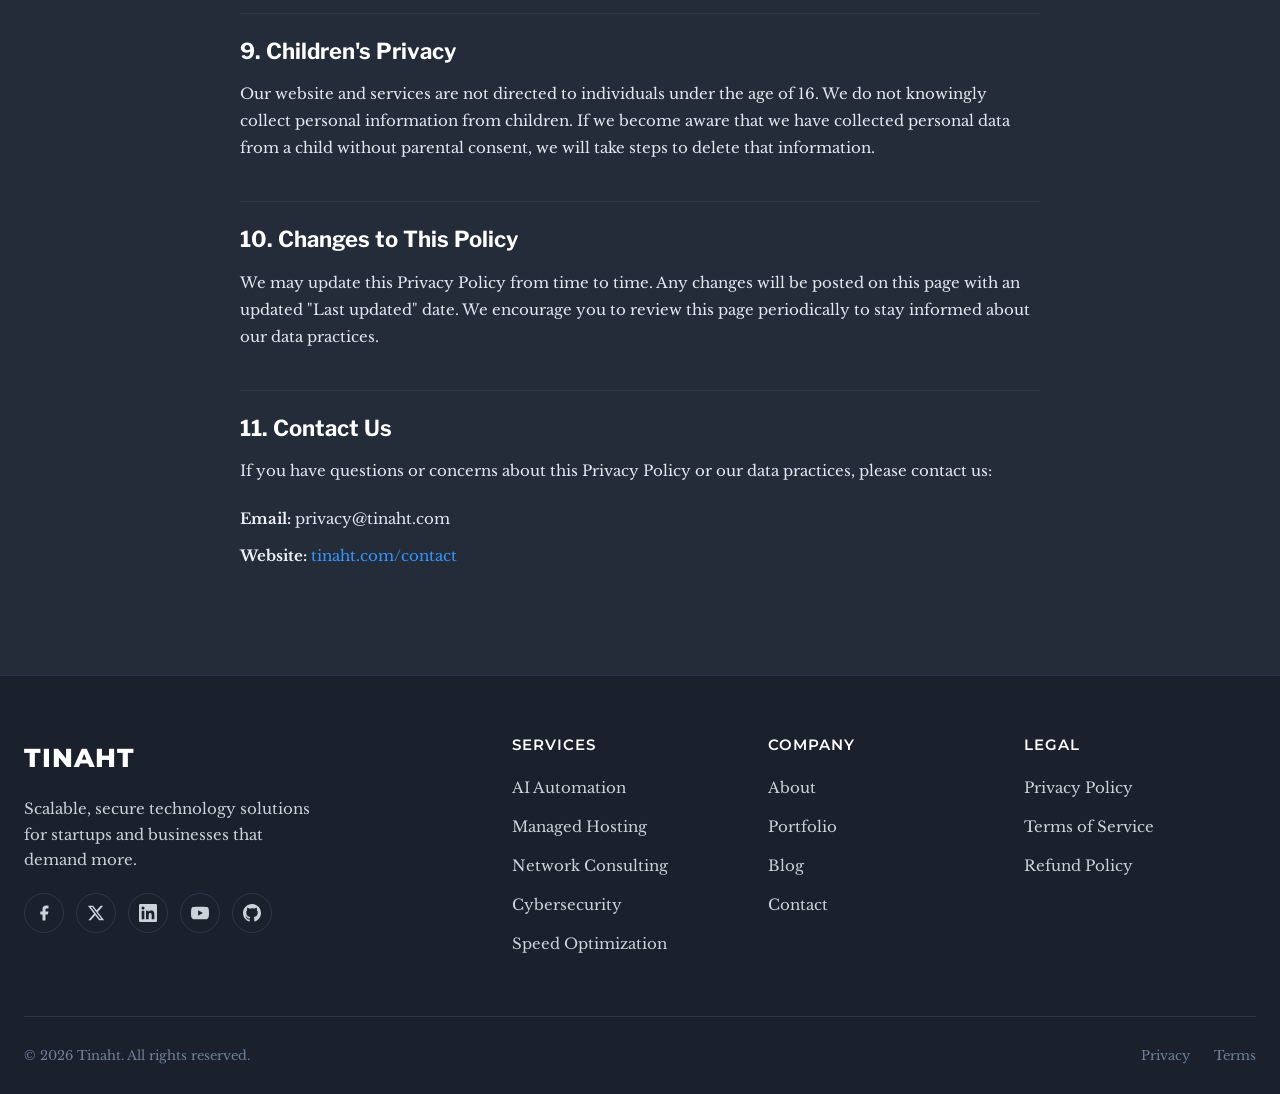
<file: privacy/index.html>
<!DOCTYPE html>
<html lang="en">
<head>
  <meta charset="UTF-8">
  <meta name="viewport" content="width=device-width, initial-scale=1.0">
  <title>Privacy Policy — Tinaht</title>
  <meta name="description" content="Tinaht's Privacy Policy. Learn how we collect, use, and protect your personal information.">
  <link rel="icon" type="image/png" href="../assets/images/logos/favicon-source.png">
  <link rel="preconnect" href="https://fonts.googleapis.com">
  <link rel="preconnect" href="https://fonts.gstatic.com" crossorigin>
  <link href="https://fonts.googleapis.com/css2?family=Libre+Baskerville:ital,wght@0,400;0,700;1,400&family=Libre+Franklin:wght@400;500;700&family=Montserrat:wght@500;600;800&family=Roboto+Condensed:wght@400;500&display=swap" rel="stylesheet">
  <link rel="stylesheet" href="../css/global.css">
  <link rel="stylesheet" href="../css/components.css">
  <link rel="stylesheet" href="../css/portfolio.css">
  <link rel="stylesheet" href="../css/pages.css">
</head>
<body>
  <a href="#main-content" class="sr-only">Skip to main content</a>
  <header class="site-header" role="banner">
    <div class="container">
      <a href="../" class="site-logo" aria-label="Tinaht home"><span class="site-logo__text">Tinaht</span></a>
      <nav class="nav-list-desktop" aria-label="Primary navigation">
        <ul class="nav-list">
          <li><a href="../">Home</a></li><li><a href="../portfolio">Portfolio</a></li><li><a href="../services">Services</a></li><li><a href="../about">About</a></li><li><a href="../blog">Blog</a></li><li><a href="../contact" class="btn btn-primary btn-sm">Contact</a></li>
        </ul>
      </nav>
      <button class="nav-toggle" aria-label="Open menu" aria-expanded="false"><span></span><span></span><span></span></button>
    </div>
  </header>
  <div class="drawer-overlay" aria-hidden="true"></div>
  <nav class="mobile-drawer" aria-label="Mobile navigation"><ul class="nav-list"><li><a href="../">Home</a></li><li><a href="../portfolio">Portfolio</a></li><li><a href="../services">Services</a></li><li><a href="../about">About</a></li><li><a href="../blog">Blog</a></li><li><a href="../contact">Contact</a></li></ul></nav>

  <main id="main-content">

    <!-- PAGE HERO -->
    <section class="page-hero">
      <div class="container">
        <h1>Privacy <span class="text-gradient">Policy</span></h1>
        <p>How we collect, use, and protect your information.</p>
      </div>
    </section>

    <!-- CONTENT -->
    <section class="section">
      <div class="container">
        <div class="legal-content" data-animate="fade-up">
          <p class="legal-updated">Last updated: March 11, 2026</p>

          <h2>1. Introduction</h2>
          <p>Tinaht ("we," "our," or "us") is committed to protecting your privacy. This Privacy Policy explains how we collect, use, disclose, and safeguard your information when you visit our website tinaht.com or engage our services.</p>
          <p>Please read this policy carefully. By accessing or using our website and services, you acknowledge that you have read, understood, and agree to be bound by all the terms of this Privacy Policy.</p>

          <h2>2. Information We Collect</h2>
          <h3>Personal Information</h3>
          <p>We may collect personal information that you voluntarily provide to us when you:</p>
          <ul>
            <li>Fill out our contact form</li>
            <li>Request a consultation or quote</li>
            <li>Subscribe to our newsletter</li>
            <li>Engage our services through a contract or agreement</li>
          </ul>
          <p>This information may include your name, email address, phone number, company name, and any other details you choose to provide.</p>

          <h3>Automatically Collected Information</h3>
          <p>When you visit our website, we may automatically collect certain information about your device, including:</p>
          <ul>
            <li>IP address and approximate geographic location</li>
            <li>Browser type and version</li>
            <li>Operating system</li>
            <li>Referring URLs and pages visited</li>
            <li>Time and date of your visit</li>
            <li>Time spent on pages</li>
          </ul>

          <h2>3. How We Use Your Information</h2>
          <p>We use the information we collect to:</p>
          <ul>
            <li>Respond to your inquiries and provide customer support</li>
            <li>Deliver the services you have requested</li>
            <li>Send you project updates and relevant communications</li>
            <li>Improve our website and services</li>
            <li>Analyze usage trends and optimize user experience</li>
            <li>Protect against fraudulent or unauthorized activity</li>
            <li>Comply with legal obligations</li>
          </ul>

          <h2>4. Cookies and Tracking Technologies</h2>
          <p>Our website may use cookies and similar tracking technologies to enhance your browsing experience. Cookies are small data files stored on your device. You can control cookie preferences through your browser settings.</p>
          <p>We may use:</p>
          <ul>
            <li><strong>Essential cookies</strong> — required for the website to function properly</li>
            <li><strong>Analytics cookies</strong> — help us understand how visitors interact with our site</li>
            <li><strong>Preference cookies</strong> — remember your settings and choices</li>
          </ul>

          <h2>5. Third-Party Services</h2>
          <p>We may use third-party services such as analytics providers, hosting platforms, and communication tools. These services may collect information about your use of our website in accordance with their own privacy policies. We encourage you to review the privacy policies of any third-party services we utilize.</p>

          <h2>6. Data Security</h2>
          <p>We implement appropriate technical and organizational measures to protect your personal information against unauthorized access, alteration, disclosure, or destruction. However, no method of transmission over the Internet or electronic storage is 100% secure, and we cannot guarantee absolute security.</p>

          <h2>7. Data Retention</h2>
          <p>We retain your personal information only for as long as necessary to fulfill the purposes outlined in this policy, unless a longer retention period is required or permitted by law. When we no longer need your information, we will securely delete or anonymize it.</p>

          <h2>8. Your Rights</h2>
          <p>Depending on your jurisdiction, you may have the following rights regarding your personal information:</p>
          <ul>
            <li><strong>Access</strong> — request a copy of the personal data we hold about you</li>
            <li><strong>Correction</strong> — request that we correct inaccurate or incomplete data</li>
            <li><strong>Deletion</strong> — request that we delete your personal data</li>
            <li><strong>Objection</strong> — object to the processing of your personal data</li>
            <li><strong>Portability</strong> — request a copy of your data in a portable format</li>
          </ul>
          <p>To exercise any of these rights, please contact us using the information provided below.</p>

          <h2>9. Children's Privacy</h2>
          <p>Our website and services are not directed to individuals under the age of 16. We do not knowingly collect personal information from children. If we become aware that we have collected personal data from a child without parental consent, we will take steps to delete that information.</p>

          <h2>10. Changes to This Policy</h2>
          <p>We may update this Privacy Policy from time to time. Any changes will be posted on this page with an updated "Last updated" date. We encourage you to review this page periodically to stay informed about our data practices.</p>

          <h2>11. Contact Us</h2>
          <p>If you have questions or concerns about this Privacy Policy or our data practices, please contact us:</p>
          <ul class="legal-contact">
            <li><strong>Email:</strong> privacy@tinaht.com</li>
            <li><strong>Website:</strong> <a href="../contact">tinaht.com/contact</a></li>
          </ul>
        </div>
      </div>
    </section>

  </main>

  <footer class="site-footer" role="contentinfo">
    <div class="container">
      <div class="footer-grid">
        <div class="footer-brand"><a href="../" class="site-logo"><span class="site-logo__text">Tinaht</span></a><p>Scalable, secure technology solutions for startups and businesses that demand more.</p><div class="footer-social"><a href="#" aria-label="Facebook"><svg viewBox="0 0 24 24" fill="currentColor"><path d="M18 2h-3a5 5 0 0 0-5 5v3H7v4h3v8h4v-8h3l1-4h-4V7a1 1 0 0 1 1-1h3z"/></svg></a><a href="#" aria-label="Twitter / X"><svg viewBox="0 0 24 24" fill="currentColor"><path d="M18.244 2.25h3.308l-7.227 8.26 8.502 11.24H16.17l-5.214-6.817L4.99 21.75H1.68l7.73-8.835L1.254 2.25H8.08l4.713 6.231zm-1.161 17.52h1.833L7.084 4.126H5.117z"/></svg></a><a href="#" aria-label="LinkedIn"><svg viewBox="0 0 24 24" fill="currentColor"><path d="M20.447 20.452h-3.554v-5.569c0-1.328-.027-3.037-1.852-3.037-1.853 0-2.136 1.445-2.136 2.939v5.667H9.351V9h3.414v1.561h.046c.477-.9 1.637-1.85 3.37-1.85 3.601 0 4.267 2.37 4.267 5.455v6.286zM5.337 7.433a2.062 2.062 0 0 1-2.063-2.065 2.064 2.064 0 1 1 2.063 2.065zm1.782 13.019H3.555V9h3.564v11.452zM22.225 0H1.771C.792 0 0 .774 0 1.729v20.542C0 23.227.792 24 1.771 24h20.451C23.2 24 24 23.227 24 22.271V1.729C24 .774 23.2 0 22.222 0h.003z"/></svg></a><a href="#" aria-label="YouTube"><svg viewBox="0 0 24 24" fill="currentColor"><path d="M23.498 6.186a3.016 3.016 0 0 0-2.122-2.136C19.505 3.545 12 3.545 12 3.545s-7.505 0-9.377.505A3.017 3.017 0 0 0 .502 6.186C0 8.07 0 12 0 12s0 3.93.502 5.814a3.016 3.016 0 0 0 2.122 2.136c1.871.505 9.376.505 9.376.505s7.505 0 9.377-.505a3.015 3.015 0 0 0 2.122-2.136C24 15.93 24 12 24 12s0-3.93-.502-5.814zM9.545 15.568V8.432L15.818 12l-6.273 3.568z"/></svg></a><a href="#" aria-label="GitHub"><svg viewBox="0 0 24 24" fill="currentColor"><path d="M12 0c-6.626 0-12 5.373-12 12 0 5.302 3.438 9.8 8.207 11.387.599.111.793-.261.793-.577v-2.234c-3.338.726-4.033-1.416-4.033-1.416-.546-1.387-1.333-1.756-1.333-1.756-1.089-.745.083-.729.083-.729 1.205.084 1.839 1.237 1.839 1.237 1.07 1.834 2.807 1.304 3.492.997.107-.775.418-1.305.762-1.604-2.665-.305-5.467-1.334-5.467-5.931 0-1.311.469-2.381 1.236-3.221-.124-.303-.535-1.524.117-3.176 0 0 1.008-.322 3.301 1.23A11.509 11.509 0 0 1 12 5.803c1.02.005 2.047.138 3.006.404 2.291-1.552 3.297-1.23 3.297-1.23.653 1.653.242 2.874.118 3.176.77.84 1.235 1.911 1.235 3.221 0 4.609-2.807 5.624-5.479 5.921.43.372.823 1.102.823 2.222v3.293c0 .319.192.694.801.576C20.566 21.797 24 17.3 24 12c0-6.627-5.373-12-12-12z"/></svg></a></div></div>
        <div><h4 class="footer-heading">Services</h4><ul class="footer-links"><li><a href="../services#ai-automation">AI Automation</a></li><li><a href="../services#hosting">Managed Hosting</a></li><li><a href="../services#networking">Network Consulting</a></li><li><a href="../services#cybersecurity">Cybersecurity</a></li><li><a href="../services#speed-optimization">Speed Optimization</a></li></ul></div>
        <div><h4 class="footer-heading">Company</h4><ul class="footer-links"><li><a href="../about">About</a></li><li><a href="../portfolio">Portfolio</a></li><li><a href="../blog">Blog</a></li><li><a href="../contact">Contact</a></li></ul></div>
        <div><h4 class="footer-heading">Legal</h4><ul class="footer-links"><li><a href="../privacy">Privacy Policy</a></li><li><a href="../terms">Terms of Service</a></li><li><a href="../refund-policy">Refund Policy</a></li></ul></div>
      </div>
      <div class="footer-bottom"><p>&copy; 2026 Tinaht. All rights reserved.</p><ul class="footer-bottom-links"><li><a href="../privacy">Privacy</a></li><li><a href="../terms">Terms</a></li></ul></div>
    </div>
  </footer>
  <script src="../js/main.js"></script>
</body>
</html>
</file>
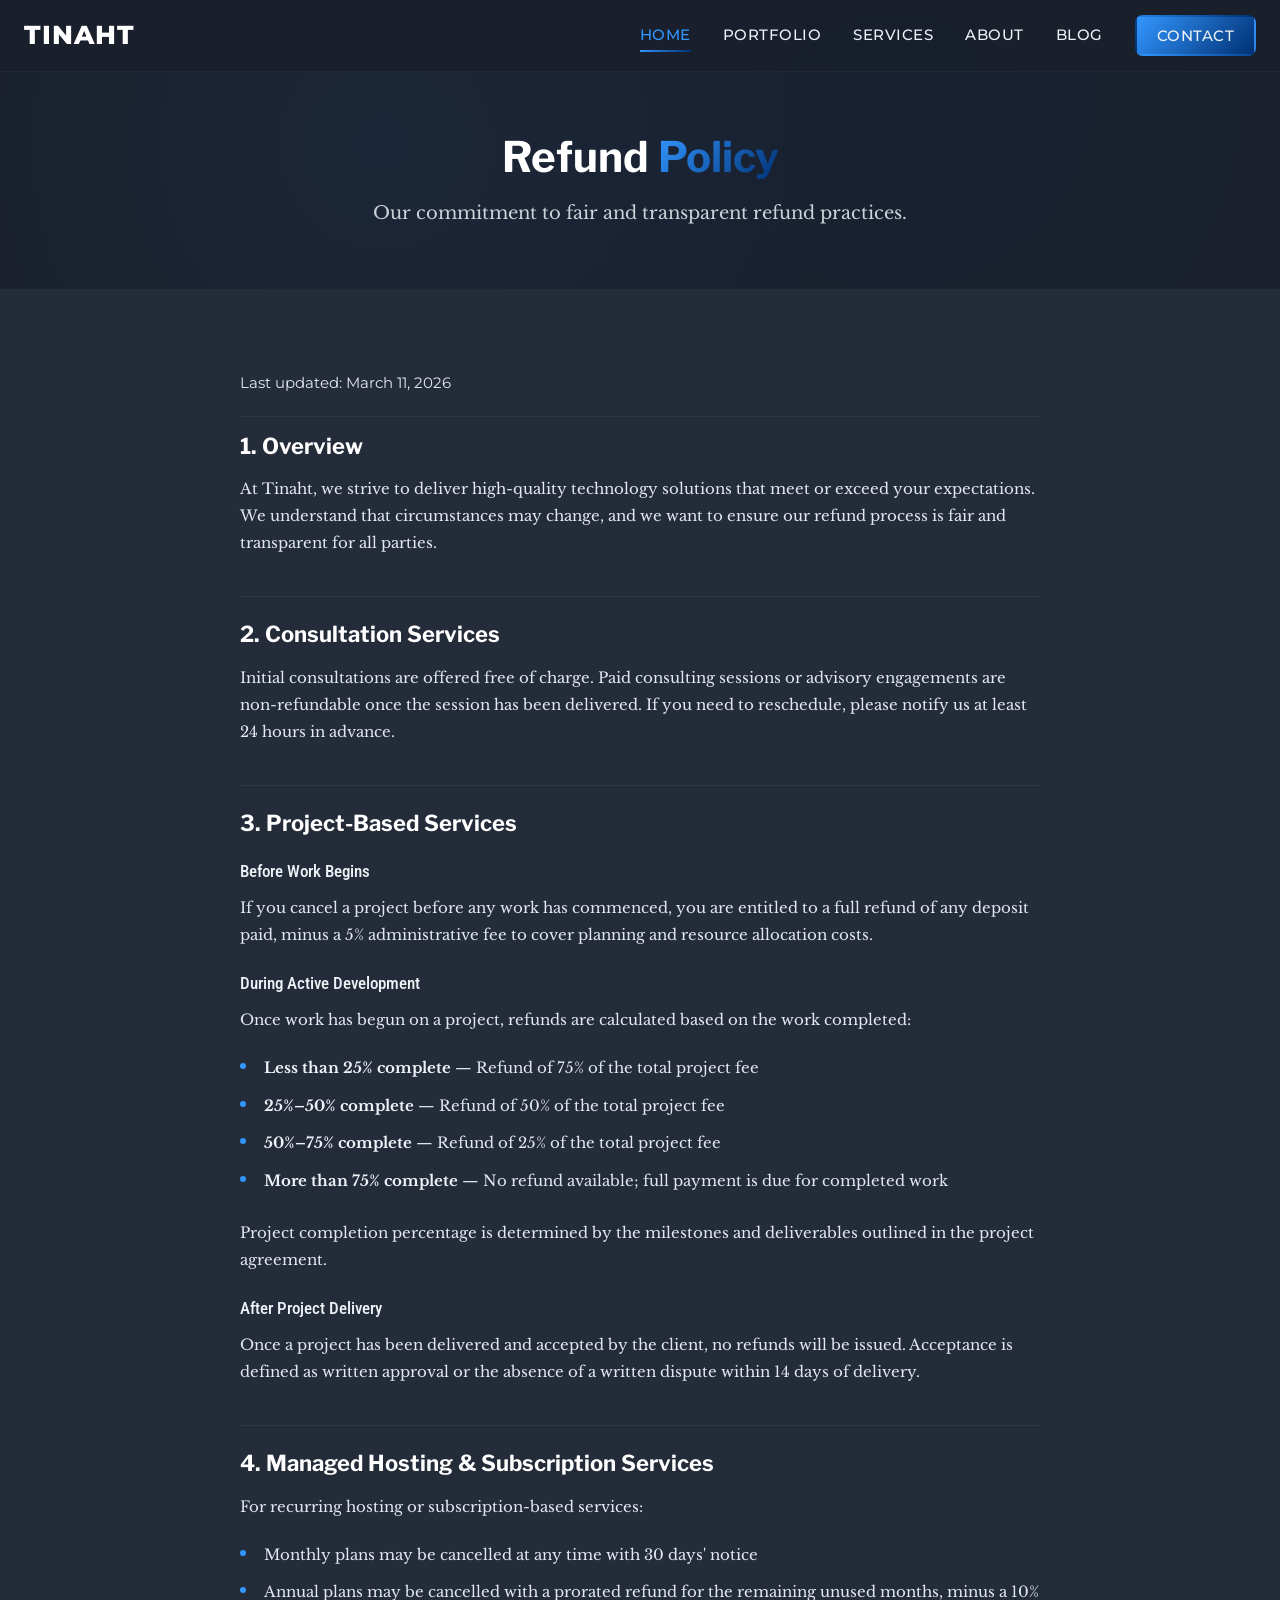
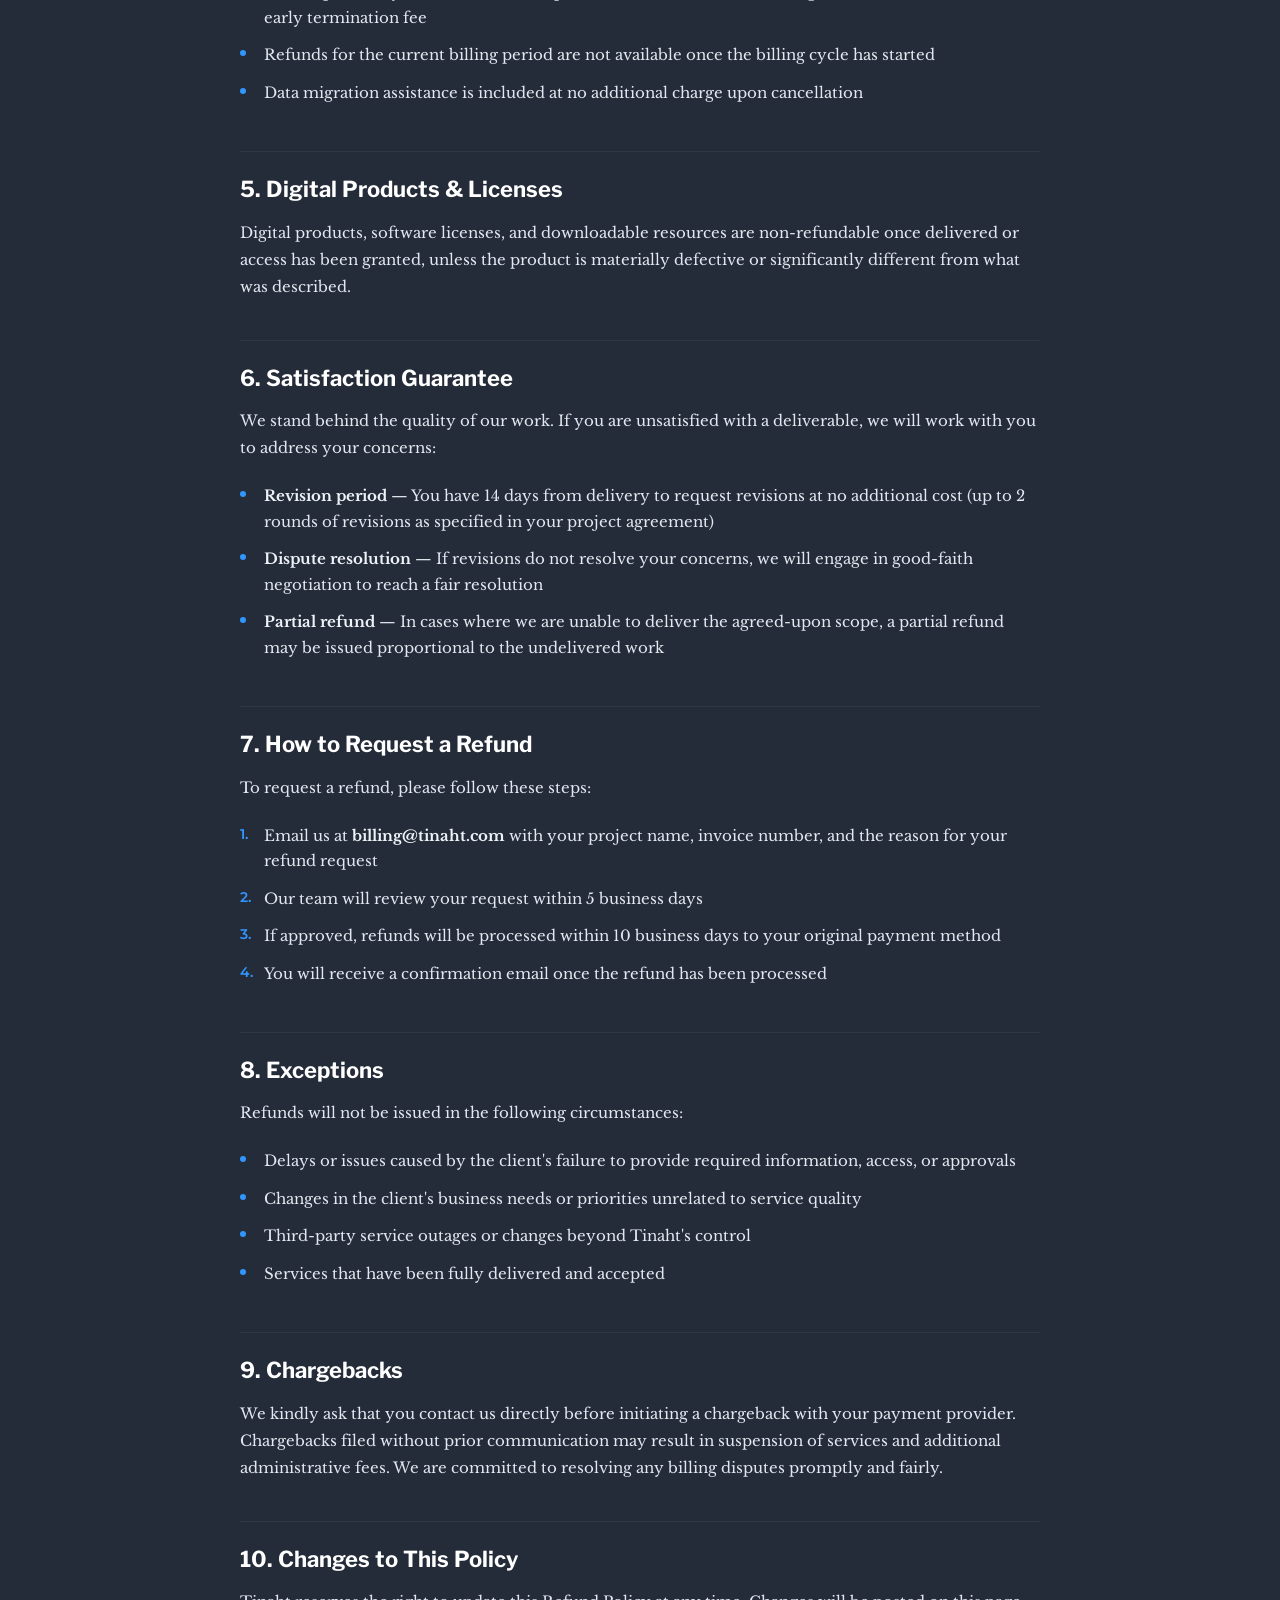
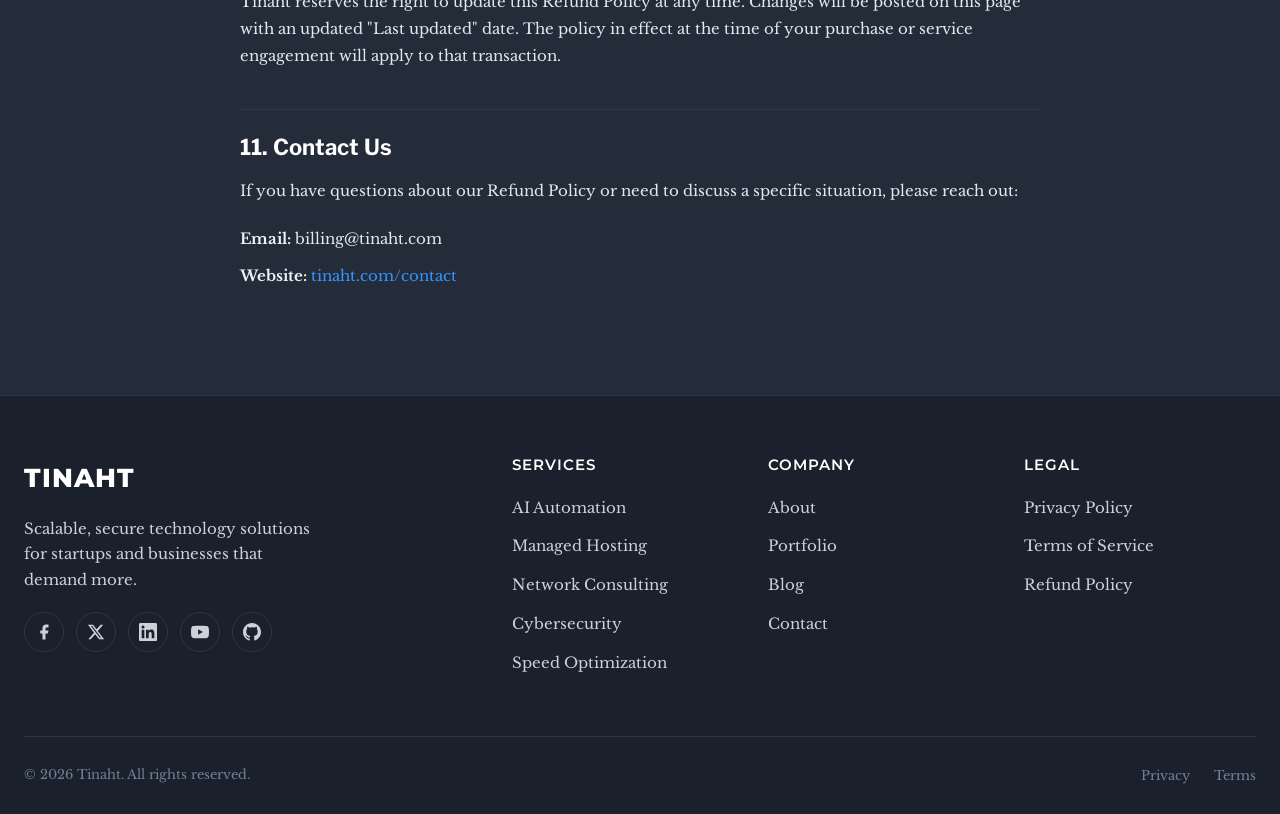
<file: refund-policy/index.html>
<!DOCTYPE html>
<html lang="en">
<head>
  <meta charset="UTF-8">
  <meta name="viewport" content="width=device-width, initial-scale=1.0">
  <title>Refund Policy — Tinaht</title>
  <meta name="description" content="Tinaht's Refund Policy. Understand our refund and cancellation policies for technology services and projects.">
  <link rel="icon" type="image/png" href="../assets/images/logos/favicon-source.png">
  <link rel="preconnect" href="https://fonts.googleapis.com">
  <link rel="preconnect" href="https://fonts.gstatic.com" crossorigin>
  <link href="https://fonts.googleapis.com/css2?family=Libre+Baskerville:ital,wght@0,400;0,700;1,400&family=Libre+Franklin:wght@400;500;700&family=Montserrat:wght@500;600;800&family=Roboto+Condensed:wght@400;500&display=swap" rel="stylesheet">
  <link rel="stylesheet" href="../css/global.css">
  <link rel="stylesheet" href="../css/components.css">
  <link rel="stylesheet" href="../css/portfolio.css">
  <link rel="stylesheet" href="../css/pages.css">
</head>
<body>
  <a href="#main-content" class="sr-only">Skip to main content</a>
  <header class="site-header" role="banner">
    <div class="container">
      <a href="../" class="site-logo" aria-label="Tinaht home"><span class="site-logo__text">Tinaht</span></a>
      <nav class="nav-list-desktop" aria-label="Primary navigation">
        <ul class="nav-list">
          <li><a href="../">Home</a></li><li><a href="../portfolio">Portfolio</a></li><li><a href="../services">Services</a></li><li><a href="../about">About</a></li><li><a href="../blog">Blog</a></li><li><a href="../contact" class="btn btn-primary btn-sm">Contact</a></li>
        </ul>
      </nav>
      <button class="nav-toggle" aria-label="Open menu" aria-expanded="false"><span></span><span></span><span></span></button>
    </div>
  </header>
  <div class="drawer-overlay" aria-hidden="true"></div>
  <nav class="mobile-drawer" aria-label="Mobile navigation"><ul class="nav-list"><li><a href="../">Home</a></li><li><a href="../portfolio">Portfolio</a></li><li><a href="../services">Services</a></li><li><a href="../about">About</a></li><li><a href="../blog">Blog</a></li><li><a href="../contact">Contact</a></li></ul></nav>

  <main id="main-content">

    <!-- PAGE HERO -->
    <section class="page-hero">
      <div class="container">
        <h1>Refund <span class="text-gradient">Policy</span></h1>
        <p>Our commitment to fair and transparent refund practices.</p>
      </div>
    </section>

    <!-- CONTENT -->
    <section class="section">
      <div class="container">
        <div class="legal-content" data-animate="fade-up">
          <p class="legal-updated">Last updated: March 11, 2026</p>

          <h2>1. Overview</h2>
          <p>At Tinaht, we strive to deliver high-quality technology solutions that meet or exceed your expectations. We understand that circumstances may change, and we want to ensure our refund process is fair and transparent for all parties.</p>

          <h2>2. Consultation Services</h2>
          <p>Initial consultations are offered free of charge. Paid consulting sessions or advisory engagements are non-refundable once the session has been delivered. If you need to reschedule, please notify us at least 24 hours in advance.</p>

          <h2>3. Project-Based Services</h2>
          <h3>Before Work Begins</h3>
          <p>If you cancel a project before any work has commenced, you are entitled to a full refund of any deposit paid, minus a 5% administrative fee to cover planning and resource allocation costs.</p>

          <h3>During Active Development</h3>
          <p>Once work has begun on a project, refunds are calculated based on the work completed:</p>
          <ul>
            <li><strong>Less than 25% complete</strong> — Refund of 75% of the total project fee</li>
            <li><strong>25%–50% complete</strong> — Refund of 50% of the total project fee</li>
            <li><strong>50%–75% complete</strong> — Refund of 25% of the total project fee</li>
            <li><strong>More than 75% complete</strong> — No refund available; full payment is due for completed work</li>
          </ul>
          <p>Project completion percentage is determined by the milestones and deliverables outlined in the project agreement.</p>

          <h3>After Project Delivery</h3>
          <p>Once a project has been delivered and accepted by the client, no refunds will be issued. Acceptance is defined as written approval or the absence of a written dispute within 14 days of delivery.</p>

          <h2>4. Managed Hosting & Subscription Services</h2>
          <p>For recurring hosting or subscription-based services:</p>
          <ul>
            <li>Monthly plans may be cancelled at any time with 30 days' notice</li>
            <li>Annual plans may be cancelled with a prorated refund for the remaining unused months, minus a 10% early termination fee</li>
            <li>Refunds for the current billing period are not available once the billing cycle has started</li>
            <li>Data migration assistance is included at no additional charge upon cancellation</li>
          </ul>

          <h2>5. Digital Products & Licenses</h2>
          <p>Digital products, software licenses, and downloadable resources are non-refundable once delivered or access has been granted, unless the product is materially defective or significantly different from what was described.</p>

          <h2>6. Satisfaction Guarantee</h2>
          <p>We stand behind the quality of our work. If you are unsatisfied with a deliverable, we will work with you to address your concerns:</p>
          <ul>
            <li><strong>Revision period</strong> — You have 14 days from delivery to request revisions at no additional cost (up to 2 rounds of revisions as specified in your project agreement)</li>
            <li><strong>Dispute resolution</strong> — If revisions do not resolve your concerns, we will engage in good-faith negotiation to reach a fair resolution</li>
            <li><strong>Partial refund</strong> — In cases where we are unable to deliver the agreed-upon scope, a partial refund may be issued proportional to the undelivered work</li>
          </ul>

          <h2>7. How to Request a Refund</h2>
          <p>To request a refund, please follow these steps:</p>
          <ol>
            <li>Email us at <strong>billing@tinaht.com</strong> with your project name, invoice number, and the reason for your refund request</li>
            <li>Our team will review your request within 5 business days</li>
            <li>If approved, refunds will be processed within 10 business days to your original payment method</li>
            <li>You will receive a confirmation email once the refund has been processed</li>
          </ol>

          <h2>8. Exceptions</h2>
          <p>Refunds will not be issued in the following circumstances:</p>
          <ul>
            <li>Delays or issues caused by the client's failure to provide required information, access, or approvals</li>
            <li>Changes in the client's business needs or priorities unrelated to service quality</li>
            <li>Third-party service outages or changes beyond Tinaht's control</li>
            <li>Services that have been fully delivered and accepted</li>
          </ul>

          <h2>9. Chargebacks</h2>
          <p>We kindly ask that you contact us directly before initiating a chargeback with your payment provider. Chargebacks filed without prior communication may result in suspension of services and additional administrative fees. We are committed to resolving any billing disputes promptly and fairly.</p>

          <h2>10. Changes to This Policy</h2>
          <p>Tinaht reserves the right to update this Refund Policy at any time. Changes will be posted on this page with an updated "Last updated" date. The policy in effect at the time of your purchase or service engagement will apply to that transaction.</p>

          <h2>11. Contact Us</h2>
          <p>If you have questions about our Refund Policy or need to discuss a specific situation, please reach out:</p>
          <ul class="legal-contact">
            <li><strong>Email:</strong> billing@tinaht.com</li>
            <li><strong>Website:</strong> <a href="../contact">tinaht.com/contact</a></li>
          </ul>
        </div>
      </div>
    </section>

  </main>

  <footer class="site-footer" role="contentinfo">
    <div class="container">
      <div class="footer-grid">
        <div class="footer-brand"><a href="../" class="site-logo"><span class="site-logo__text">Tinaht</span></a><p>Scalable, secure technology solutions for startups and businesses that demand more.</p><div class="footer-social"><a href="#" aria-label="Facebook"><svg viewBox="0 0 24 24" fill="currentColor"><path d="M18 2h-3a5 5 0 0 0-5 5v3H7v4h3v8h4v-8h3l1-4h-4V7a1 1 0 0 1 1-1h3z"/></svg></a><a href="#" aria-label="Twitter / X"><svg viewBox="0 0 24 24" fill="currentColor"><path d="M18.244 2.25h3.308l-7.227 8.26 8.502 11.24H16.17l-5.214-6.817L4.99 21.75H1.68l7.73-8.835L1.254 2.25H8.08l4.713 6.231zm-1.161 17.52h1.833L7.084 4.126H5.117z"/></svg></a><a href="#" aria-label="LinkedIn"><svg viewBox="0 0 24 24" fill="currentColor"><path d="M20.447 20.452h-3.554v-5.569c0-1.328-.027-3.037-1.852-3.037-1.853 0-2.136 1.445-2.136 2.939v5.667H9.351V9h3.414v1.561h.046c.477-.9 1.637-1.85 3.37-1.85 3.601 0 4.267 2.37 4.267 5.455v6.286zM5.337 7.433a2.062 2.062 0 0 1-2.063-2.065 2.064 2.064 0 1 1 2.063 2.065zm1.782 13.019H3.555V9h3.564v11.452zM22.225 0H1.771C.792 0 0 .774 0 1.729v20.542C0 23.227.792 24 1.771 24h20.451C23.2 24 24 23.227 24 22.271V1.729C24 .774 23.2 0 22.222 0h.003z"/></svg></a><a href="#" aria-label="YouTube"><svg viewBox="0 0 24 24" fill="currentColor"><path d="M23.498 6.186a3.016 3.016 0 0 0-2.122-2.136C19.505 3.545 12 3.545 12 3.545s-7.505 0-9.377.505A3.017 3.017 0 0 0 .502 6.186C0 8.07 0 12 0 12s0 3.93.502 5.814a3.016 3.016 0 0 0 2.122 2.136c1.871.505 9.376.505 9.376.505s7.505 0 9.377-.505a3.015 3.015 0 0 0 2.122-2.136C24 15.93 24 12 24 12s0-3.93-.502-5.814zM9.545 15.568V8.432L15.818 12l-6.273 3.568z"/></svg></a><a href="#" aria-label="GitHub"><svg viewBox="0 0 24 24" fill="currentColor"><path d="M12 0c-6.626 0-12 5.373-12 12 0 5.302 3.438 9.8 8.207 11.387.599.111.793-.261.793-.577v-2.234c-3.338.726-4.033-1.416-4.033-1.416-.546-1.387-1.333-1.756-1.333-1.756-1.089-.745.083-.729.083-.729 1.205.084 1.839 1.237 1.839 1.237 1.07 1.834 2.807 1.304 3.492.997.107-.775.418-1.305.762-1.604-2.665-.305-5.467-1.334-5.467-5.931 0-1.311.469-2.381 1.236-3.221-.124-.303-.535-1.524.117-3.176 0 0 1.008-.322 3.301 1.23A11.509 11.509 0 0 1 12 5.803c1.02.005 2.047.138 3.006.404 2.291-1.552 3.297-1.23 3.297-1.23.653 1.653.242 2.874.118 3.176.77.84 1.235 1.911 1.235 3.221 0 4.609-2.807 5.624-5.479 5.921.43.372.823 1.102.823 2.222v3.293c0 .319.192.694.801.576C20.566 21.797 24 17.3 24 12c0-6.627-5.373-12-12-12z"/></svg></a></div></div>
        <div><h4 class="footer-heading">Services</h4><ul class="footer-links"><li><a href="../services#ai-automation">AI Automation</a></li><li><a href="../services#hosting">Managed Hosting</a></li><li><a href="../services#networking">Network Consulting</a></li><li><a href="../services#cybersecurity">Cybersecurity</a></li><li><a href="../services#speed-optimization">Speed Optimization</a></li></ul></div>
        <div><h4 class="footer-heading">Company</h4><ul class="footer-links"><li><a href="../about">About</a></li><li><a href="../portfolio">Portfolio</a></li><li><a href="../blog">Blog</a></li><li><a href="../contact">Contact</a></li></ul></div>
        <div><h4 class="footer-heading">Legal</h4><ul class="footer-links"><li><a href="../privacy">Privacy Policy</a></li><li><a href="../terms">Terms of Service</a></li><li><a href="../refund-policy">Refund Policy</a></li></ul></div>
      </div>
      <div class="footer-bottom"><p>&copy; 2026 Tinaht. All rights reserved.</p><ul class="footer-bottom-links"><li><a href="../privacy">Privacy</a></li><li><a href="../terms">Terms</a></li></ul></div>
    </div>
  </footer>
  <script src="../js/main.js"></script>
</body>
</html>
</file>
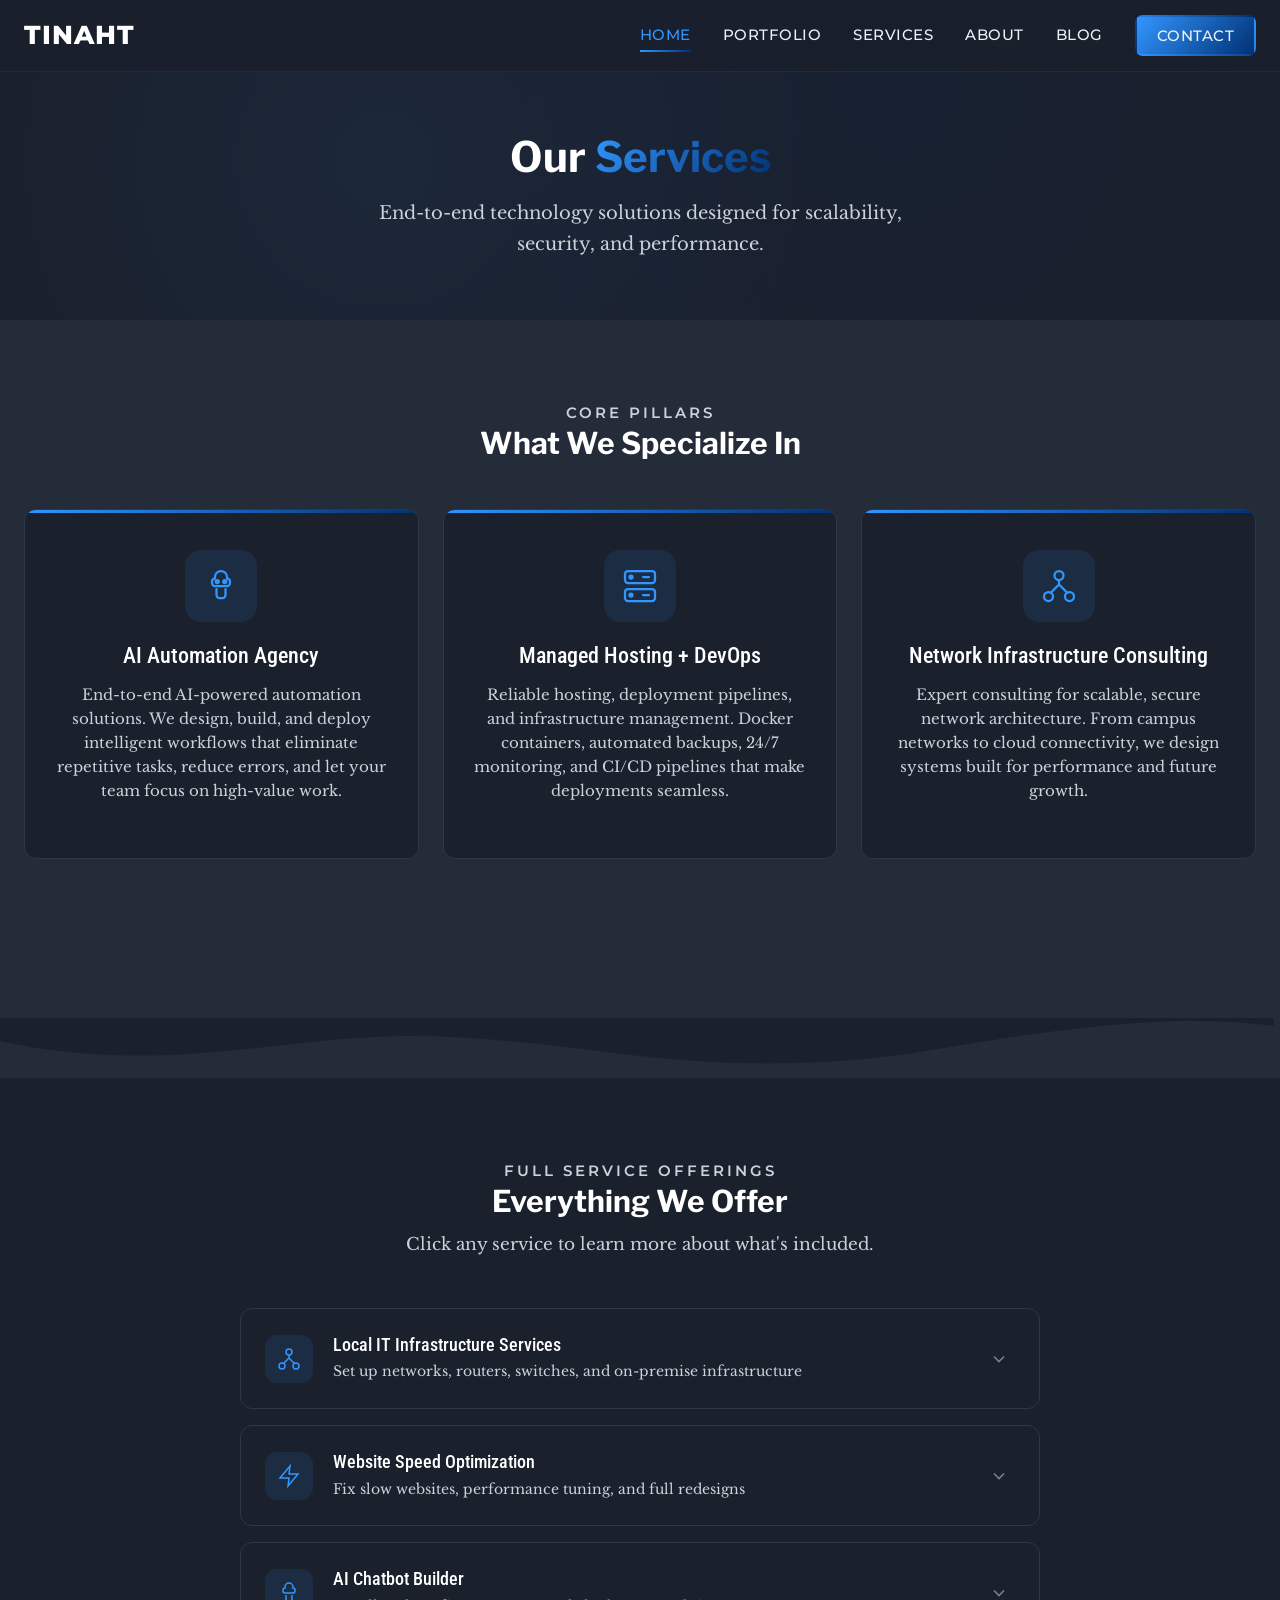
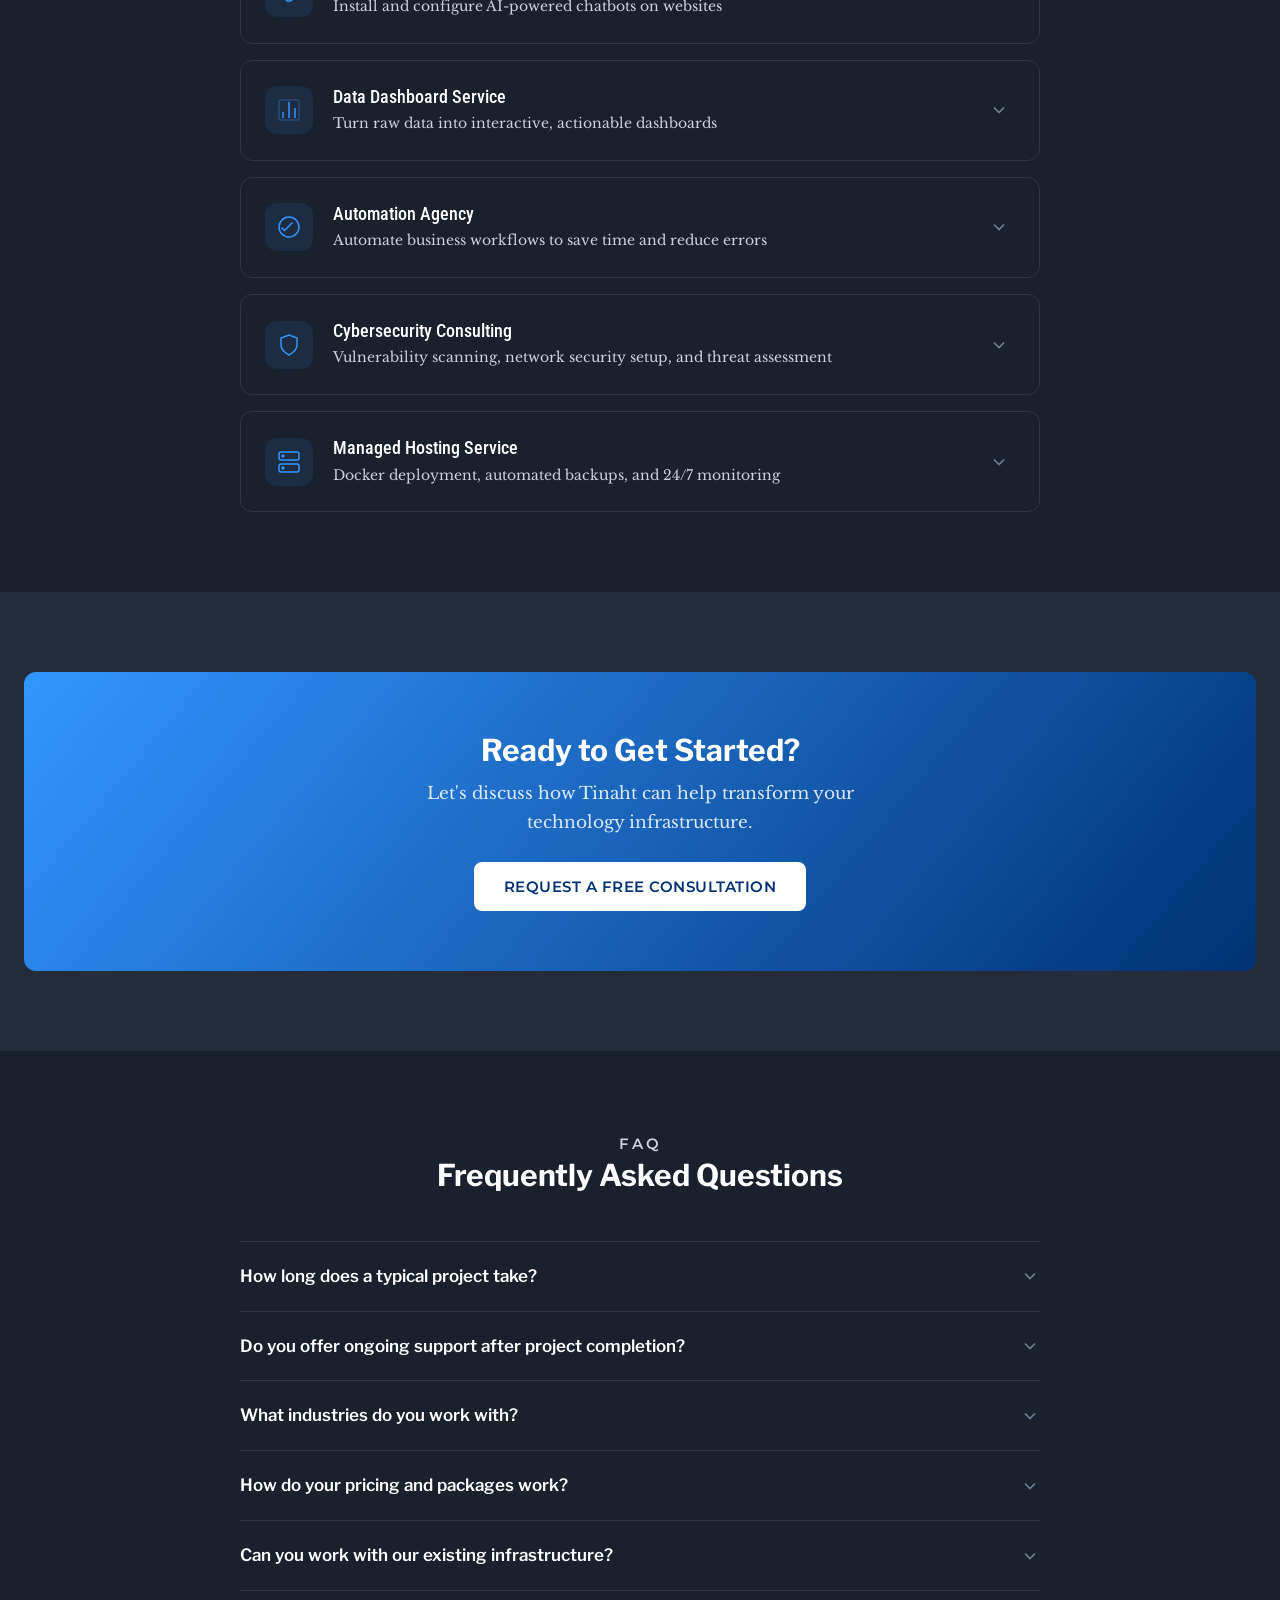
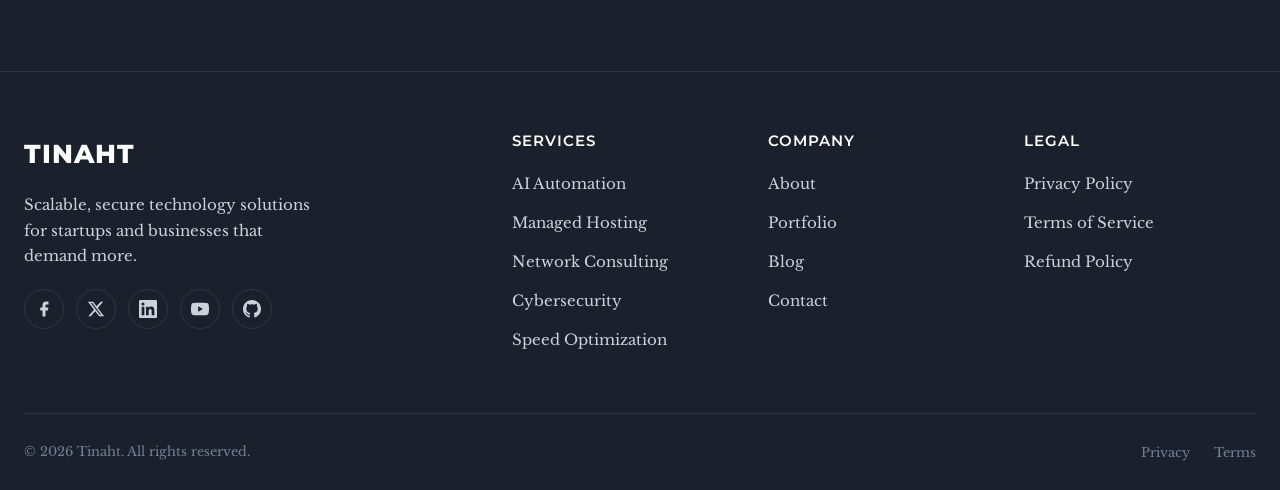
<file: services/index.html>
<!DOCTYPE html>
<html lang="en">
<head>
  <meta charset="UTF-8">
  <meta name="viewport" content="width=device-width, initial-scale=1.0">
  <title>Services — Tinaht | AI Automation, Hosting, Networking</title>
  <meta name="description" content="Tinaht offers AI automation, managed hosting & DevOps, network infrastructure consulting, cybersecurity, website optimization, and more.">
  <link rel="icon" type="image/png" href="../assets/images/logos/favicon-source.png">
  <link rel="preconnect" href="https://fonts.googleapis.com">
  <link rel="preconnect" href="https://fonts.gstatic.com" crossorigin>
  <link href="https://fonts.googleapis.com/css2?family=Libre+Baskerville:ital,wght@0,400;0,700;1,400&family=Libre+Franklin:wght@400;500;700&family=Montserrat:wght@500;600;800&family=Roboto+Condensed:wght@400;500&display=swap" rel="stylesheet">
  <link rel="stylesheet" href="../css/global.css">
  <link rel="stylesheet" href="../css/components.css">
  <link rel="stylesheet" href="../css/portfolio.css">
  <link rel="stylesheet" href="../css/pages.css">
  <meta property="og:title" content="Services — Tinaht">
  <meta property="og:description" content="AI automation, managed hosting, network consulting, and cybersecurity solutions.">
  <meta property="og:type" content="website">
  <meta property="og:url" content="https://tinaht.com/services">
  <script type="application/ld+json">
  {
    "@context": "https://schema.org",
    "@type": "BreadcrumbList",
    "itemListElement": [
      { "@type": "ListItem", "position": 1, "name": "Home", "item": "https://tinaht.com/" },
      { "@type": "ListItem", "position": 2, "name": "Services", "item": "https://tinaht.com/services" }
    ]
  }
  </script>
</head>
<body>
  <a href="#main-content" class="sr-only">Skip to main content</a>

  <header class="site-header" role="banner">
    <div class="container">
      <a href="../" class="site-logo" aria-label="Tinaht home"><span class="site-logo__text">Tinaht</span></a>
      <nav class="nav-list-desktop" aria-label="Primary navigation">
        <ul class="nav-list">
          <li><a href="../">Home</a></li>
          <li><a href="../portfolio">Portfolio</a></li>
          <li><a href="../services" class="active">Services</a></li>
          <li><a href="../about">About</a></li>
          <li><a href="../blog">Blog</a></li>
          <li><a href="../contact" class="btn btn-primary btn-sm">Contact</a></li>
        </ul>
      </nav>
      <button class="nav-toggle" aria-label="Open menu" aria-expanded="false"><span></span><span></span><span></span></button>
    </div>
  </header>
  <div class="drawer-overlay" aria-hidden="true"></div>
  <nav class="mobile-drawer" aria-label="Mobile navigation">
    <ul class="nav-list">
      <li><a href="../">Home</a></li><li><a href="../portfolio">Portfolio</a></li><li><a href="../services">Services</a></li><li><a href="../about">About</a></li><li><a href="../blog">Blog</a></li><li><a href="../contact">Contact</a></li>
    </ul>
  </nav>

  <main id="main-content">

    <!-- PAGE HERO -->
    <section class="page-hero">
      <div class="container">

        <h1>Our <span class="text-gradient">Services</span></h1>
        <p>End-to-end technology solutions designed for scalability, security, and performance.</p>
      </div>
    </section>

    <!-- CORE PILLARS -->
    <section class="section" id="ai-automation">
      <div class="container">
        <div class="section-header" data-animate="fade-up">
          <p class="section-eyebrow">Core Pillars</p>
          <h2>What We Specialize In</h2>
        </div>
        <div class="pillar-grid" data-animate="fade-up">

          <div class="pillar-card">
            <div class="pillar-card__icon">
              <svg viewBox="0 0 24 24" fill="none" stroke="currentColor" stroke-width="1.5" stroke-linecap="round" stroke-linejoin="round">
                <path d="M12 2a4 4 0 0 1 4 4v1a2 2 0 0 1 2 2v1a2 2 0 0 1-2 2H8a2 2 0 0 1-2-2V9a2 2 0 0 1 2-2V6a4 4 0 0 1 4-4z"/>
                <path d="M9 14v4a2 2 0 0 0 2 2h2a2 2 0 0 0 2-2v-4"/>
                <circle cx="9.5" cy="9" r="1" fill="currentColor"/><circle cx="14.5" cy="9" r="1" fill="currentColor"/>
              </svg>
            </div>
            <h3>AI Automation Agency</h3>
            <p>End-to-end AI-powered automation solutions. We design, build, and deploy intelligent workflows that eliminate repetitive tasks, reduce errors, and let your team focus on high-value work.</p>
          </div>

          <div class="pillar-card" id="hosting">
            <div class="pillar-card__icon">
              <svg viewBox="0 0 24 24" fill="none" stroke="currentColor" stroke-width="1.5" stroke-linecap="round" stroke-linejoin="round">
                <rect x="2" y="2" width="20" height="8" rx="2"/><rect x="2" y="14" width="20" height="8" rx="2"/>
                <circle cx="6" cy="6" r="1" fill="currentColor"/><circle cx="6" cy="18" r="1" fill="currentColor"/>
                <path d="M14 6h4"/><path d="M14 18h4"/>
              </svg>
            </div>
            <h3>Managed Hosting + DevOps</h3>
            <p>Reliable hosting, deployment pipelines, and infrastructure management. Docker containers, automated backups, 24/7 monitoring, and CI/CD pipelines that make deployments seamless.</p>
          </div>

          <div class="pillar-card" id="networking">
            <div class="pillar-card__icon">
              <svg viewBox="0 0 24 24" fill="none" stroke="currentColor" stroke-width="1.5" stroke-linecap="round" stroke-linejoin="round">
                <circle cx="12" cy="5" r="3"/><circle cx="5" cy="19" r="3"/><circle cx="19" cy="19" r="3"/>
                <path d="M12 8v3l-5.5 5.5"/><path d="M12 11l5.5 5.5"/>
              </svg>
            </div>
            <h3>Network Infrastructure Consulting</h3>
            <p>Expert consulting for scalable, secure network architecture. From campus networks to cloud connectivity, we design systems built for performance and future growth.</p>
          </div>

        </div>
      </div>
    </section>

    <!-- DIVIDER -->
    <div class="section-divider" aria-hidden="true">
      <svg viewBox="0 0 1200 120" preserveAspectRatio="none">
        <path d="M0,0V46.29c47.79,22.2,103.59,32.17,158,28,70.36-5.37,136.33-33.31,206.8-37.5C438.64,32.43,512.34,53.67,583,72.05c69.27,18,138.3,24.88,209.4,13.08,36.15-6.01,68.64-16.47,104.14-29.36C942.52,39.45,1003.86,18.57,1070,9.37c28.37-3.93,55.18-4.62,81.58-1.65,8.81,1,17.56,2.37,26.22,4.06,5.37,1.05,10.7,2.23,16.18,3.57V0Z" fill="var(--color-gray-900)"></path>
      </svg>
    </div>

    <!-- ALL SERVICES DETAIL -->
    <section class="section section--alt">
      <div class="container">
        <div class="section-header" data-animate="fade-up">
          <p class="section-eyebrow">Full Service Offerings</p>
          <h2>Everything We Offer</h2>
          <p>Click any service to learn more about what's included.</p>
        </div>

        <div style="display:flex;flex-direction:column;gap:16px;max-width:800px;margin:0 auto;" data-animate="fade-up">

          <!-- Service 1 -->
          <div class="service-detail-card">
            <div class="service-detail__header" onclick="this.parentElement.classList.toggle('is-expanded')">
              <div class="service-detail__icon">
                <svg viewBox="0 0 24 24" fill="none" stroke="currentColor" stroke-width="1.5"><circle cx="12" cy="5" r="3"/><circle cx="5" cy="19" r="3"/><circle cx="19" cy="19" r="3"/><path d="M12 8v3l-5.5 5.5"/><path d="M12 11l5.5 5.5"/></svg>
              </div>
              <div class="service-detail__info">
                <h3>Local IT Infrastructure Services</h3>
                <p>Set up networks, routers, switches, and on-premise infrastructure</p>
              </div>
              <div class="service-detail__toggle"><svg viewBox="0 0 24 24" fill="none" stroke="currentColor" stroke-width="2"><polyline points="6 9 12 15 18 9"/></svg></div>
            </div>
            <div class="service-detail__body">
              <div class="service-detail__content">
                <p>We design and deploy complete on-premise IT infrastructure tailored to your business needs. From initial assessment to full installation and configuration, our team ensures your network runs at peak performance.</p>
                <ul>
                  <li>Network design and topology planning</li>
                  <li>Router, switch, and firewall installation</li>
                  <li>Cable management and structured wiring</li>
                  <li>VLAN configuration and network segmentation</li>
                  <li>Performance testing and documentation</li>
                </ul>
                <a href="../contact" class="btn btn-primary btn-sm">Request a Quote</a>
              </div>
            </div>
          </div>

          <!-- Service 2 -->
          <div class="service-detail-card" id="speed-optimization">
            <div class="service-detail__header" onclick="this.parentElement.classList.toggle('is-expanded')">
              <div class="service-detail__icon">
                <svg viewBox="0 0 24 24" fill="none" stroke="currentColor" stroke-width="1.5"><path d="M13 2L3 14h9l-1 8 10-12h-9l1-8z"/></svg>
              </div>
              <div class="service-detail__info">
                <h3>Website Speed Optimization</h3>
                <p>Fix slow websites, performance tuning, and full redesigns</p>
              </div>
              <div class="service-detail__toggle"><svg viewBox="0 0 24 24" fill="none" stroke="currentColor" stroke-width="2"><polyline points="6 9 12 15 18 9"/></svg></div>
            </div>
            <div class="service-detail__body">
              <div class="service-detail__content">
                <p>Slow websites lose customers. We perform comprehensive performance audits and implement proven optimizations to dramatically improve load times, Core Web Vitals scores, and user experience.</p>
                <ul>
                  <li>Lighthouse and WebPageTest audits</li>
                  <li>Image optimization and lazy loading</li>
                  <li>Code splitting and bundle optimization</li>
                  <li>CDN configuration and caching strategies</li>
                  <li>Full website redesign when needed</li>
                </ul>
                <a href="../contact" class="btn btn-primary btn-sm">Request a Quote</a>
              </div>
            </div>
          </div>

          <!-- Service 3 -->
          <div class="service-detail-card">
            <div class="service-detail__header" onclick="this.parentElement.classList.toggle('is-expanded')">
              <div class="service-detail__icon">
                <svg viewBox="0 0 24 24" fill="none" stroke="currentColor" stroke-width="1.5"><path d="M12 2a4 4 0 0 1 4 4v1a2 2 0 0 1 2 2v1a2 2 0 0 1-2 2H8a2 2 0 0 1-2-2V9a2 2 0 0 1 2-2V6a4 4 0 0 1 4-4z"/><path d="M9 14v4a2 2 0 0 0 2 2h2a2 2 0 0 0 2-2v-4"/></svg>
              </div>
              <div class="service-detail__info">
                <h3>AI Chatbot Builder</h3>
                <p>Install and configure AI-powered chatbots on websites</p>
              </div>
              <div class="service-detail__toggle"><svg viewBox="0 0 24 24" fill="none" stroke="currentColor" stroke-width="2"><polyline points="6 9 12 15 18 9"/></svg></div>
            </div>
            <div class="service-detail__body">
              <div class="service-detail__content">
                <p>Deploy intelligent chatbots that handle customer inquiries 24/7, reduce support costs, and improve customer satisfaction. Our chatbots learn from your knowledge base and integrate with your existing tools.</p>
                <ul>
                  <li>Custom chatbot trained on your content</li>
                  <li>CRM and helpdesk integration</li>
                  <li>Multi-language support</li>
                  <li>Analytics dashboard for conversations</li>
                  <li>Seamless human handoff for complex issues</li>
                </ul>
                <a href="../contact" class="btn btn-primary btn-sm">Request a Quote</a>
              </div>
            </div>
          </div>

          <!-- Service 4 -->
          <div class="service-detail-card">
            <div class="service-detail__header" onclick="this.parentElement.classList.toggle('is-expanded')">
              <div class="service-detail__icon">
                <svg viewBox="0 0 24 24" fill="none" stroke="currentColor" stroke-width="1.5"><path d="M18 20V10"/><path d="M12 20V4"/><path d="M6 20v-6"/><rect x="2" y="2" width="20" height="20" rx="2" opacity="0.3"/></svg>
              </div>
              <div class="service-detail__info">
                <h3>Data Dashboard Service</h3>
                <p>Turn raw data into interactive, actionable dashboards</p>
              </div>
              <div class="service-detail__toggle"><svg viewBox="0 0 24 24" fill="none" stroke="currentColor" stroke-width="2"><polyline points="6 9 12 15 18 9"/></svg></div>
            </div>
            <div class="service-detail__body">
              <div class="service-detail__content">
                <p>Make data-driven decisions with custom dashboards that visualize your key metrics in real-time. We connect to your data sources and build intuitive interfaces your team will actually use.</p>
                <ul>
                  <li>Custom dashboard design and development</li>
                  <li>Multi-source data integration</li>
                  <li>Real-time data streaming</li>
                  <li>Automated reports and alerts</li>
                  <li>Mobile-responsive dashboards</li>
                </ul>
                <a href="../contact" class="btn btn-primary btn-sm">Request a Quote</a>
              </div>
            </div>
          </div>

          <!-- Service 5 -->
          <div class="service-detail-card">
            <div class="service-detail__header" onclick="this.parentElement.classList.toggle('is-expanded')">
              <div class="service-detail__icon">
                <svg viewBox="0 0 24 24" fill="none" stroke="currentColor" stroke-width="1.5"><path d="M4.5 12.5l3 3 8-8"/><circle cx="12" cy="12" r="10"/></svg>
              </div>
              <div class="service-detail__info">
                <h3>Automation Agency</h3>
                <p>Automate business workflows to save time and reduce errors</p>
              </div>
              <div class="service-detail__toggle"><svg viewBox="0 0 24 24" fill="none" stroke="currentColor" stroke-width="2"><polyline points="6 9 12 15 18 9"/></svg></div>
            </div>
            <div class="service-detail__body">
              <div class="service-detail__content">
                <p>Stop wasting hours on repetitive tasks. We analyze your workflows, identify automation opportunities, and build custom solutions using tools like n8n, Zapier, and custom APIs to streamline your operations.</p>
                <ul>
                  <li>Workflow audit and process mapping</li>
                  <li>n8n and Zapier workflow design</li>
                  <li>Custom API integrations</li>
                  <li>Email and notification automation</li>
                  <li>Ongoing optimization and support</li>
                </ul>
                <a href="../contact" class="btn btn-primary btn-sm">Request a Quote</a>
              </div>
            </div>
          </div>

          <!-- Service 6 -->
          <div class="service-detail-card" id="cybersecurity">
            <div class="service-detail__header" onclick="this.parentElement.classList.toggle('is-expanded')">
              <div class="service-detail__icon">
                <svg viewBox="0 0 24 24" fill="none" stroke="currentColor" stroke-width="1.5"><path d="M12 22s8-4 8-10V5l-8-3-8 3v7c0 6 8 10 8 10z"/></svg>
              </div>
              <div class="service-detail__info">
                <h3>Cybersecurity Consulting</h3>
                <p>Vulnerability scanning, network security setup, and threat assessment</p>
              </div>
              <div class="service-detail__toggle"><svg viewBox="0 0 24 24" fill="none" stroke="currentColor" stroke-width="2"><polyline points="6 9 12 15 18 9"/></svg></div>
            </div>
            <div class="service-detail__body">
              <div class="service-detail__content">
                <p>Protect your business from cyber threats with comprehensive security assessments, penetration testing, and ongoing vulnerability management. We help you meet compliance requirements and build a security-first culture.</p>
                <ul>
                  <li>Vulnerability scanning and penetration testing</li>
                  <li>Firewall and VPN configuration</li>
                  <li>Security policy development</li>
                  <li>Employee security awareness training</li>
                  <li>Compliance audit preparation (HIPAA, SOC 2, PCI)</li>
                </ul>
                <a href="../contact" class="btn btn-primary btn-sm">Request a Quote</a>
              </div>
            </div>
          </div>

          <!-- Service 7 -->
          <div class="service-detail-card">
            <div class="service-detail__header" onclick="this.parentElement.classList.toggle('is-expanded')">
              <div class="service-detail__icon">
                <svg viewBox="0 0 24 24" fill="none" stroke="currentColor" stroke-width="1.5"><rect x="2" y="2" width="20" height="8" rx="2"/><rect x="2" y="14" width="20" height="8" rx="2"/><circle cx="6" cy="6" r="1" fill="currentColor"/><circle cx="6" cy="18" r="1" fill="currentColor"/></svg>
              </div>
              <div class="service-detail__info">
                <h3>Managed Hosting Service</h3>
                <p>Docker deployment, automated backups, and 24/7 monitoring</p>
              </div>
              <div class="service-detail__toggle"><svg viewBox="0 0 24 24" fill="none" stroke="currentColor" stroke-width="2"><polyline points="6 9 12 15 18 9"/></svg></div>
            </div>
            <div class="service-detail__body">
              <div class="service-detail__content">
                <p>Focus on your business while we handle your infrastructure. Our managed hosting includes containerized deployments, automated backups, SSL management, and proactive monitoring so you never worry about downtime.</p>
                <ul>
                  <li>Docker container deployment and orchestration</li>
                  <li>Automated daily backups with retention</li>
                  <li>24/7 uptime monitoring and alerting</li>
                  <li>SSL certificate management</li>
                  <li>Performance optimization and scaling</li>
                </ul>
                <a href="../contact" class="btn btn-primary btn-sm">Request a Quote</a>
              </div>
            </div>
          </div>

        </div>
      </div>
    </section>

    <!-- CTA -->
    <section class="section">
      <div class="container">
        <div class="cta-banner" data-animate="fade-up">
          <h2>Ready to Get Started?</h2>
          <p>Let's discuss how Tinaht can help transform your technology infrastructure.</p>
          <a href="../contact" class="btn">Request a Free Consultation</a>
        </div>
      </div>
    </section>

    <!-- FAQ -->
    <section class="section section--alt">
      <div class="container">
        <div class="section-header" data-animate="fade-up">
          <p class="section-eyebrow">FAQ</p>
          <h2>Frequently Asked Questions</h2>
        </div>
        <div class="faq-list" data-animate="fade-up">

          <div class="faq-item">
            <button class="faq-question" onclick="this.parentElement.classList.toggle('is-open')">
              How long does a typical project take?
              <svg viewBox="0 0 24 24" fill="none" stroke="currentColor" stroke-width="2"><polyline points="6 9 12 15 18 9"/></svg>
            </button>
            <div class="faq-answer"><p>Project timelines vary based on scope and complexity. A website speed optimization typically takes 1-2 weeks, while a full network infrastructure deployment can take 4-8 weeks. We provide detailed timelines during our initial consultation.</p></div>
          </div>

          <div class="faq-item">
            <button class="faq-question" onclick="this.parentElement.classList.toggle('is-open')">
              Do you offer ongoing support after project completion?
              <svg viewBox="0 0 24 24" fill="none" stroke="currentColor" stroke-width="2"><polyline points="6 9 12 15 18 9"/></svg>
            </button>
            <div class="faq-answer"><p>Yes! We offer managed support plans for all our services. This includes monitoring, maintenance, updates, and priority support. Our hosting clients receive 24/7 monitoring as standard.</p></div>
          </div>

          <div class="faq-item">
            <button class="faq-question" onclick="this.parentElement.classList.toggle('is-open')">
              What industries do you work with?
              <svg viewBox="0 0 24 24" fill="none" stroke="currentColor" stroke-width="2"><polyline points="6 9 12 15 18 9"/></svg>
            </button>
            <div class="faq-answer"><p>We work with businesses across all industries including healthcare, finance, e-commerce, education, and technology startups. Our solutions are tailored to meet industry-specific requirements and compliance standards.</p></div>
          </div>

          <div class="faq-item">
            <button class="faq-question" onclick="this.parentElement.classList.toggle('is-open')">
              How do your pricing and packages work?
              <svg viewBox="0 0 24 24" fill="none" stroke="currentColor" stroke-width="2"><polyline points="6 9 12 15 18 9"/></svg>
            </button>
            <div class="faq-answer"><p>We offer both project-based pricing and monthly retainer packages. Every engagement starts with a free consultation where we scope your needs and provide a detailed proposal. No hidden fees, no surprises.</p></div>
          </div>

          <div class="faq-item">
            <button class="faq-question" onclick="this.parentElement.classList.toggle('is-open')">
              Can you work with our existing infrastructure?
              <svg viewBox="0 0 24 24" fill="none" stroke="currentColor" stroke-width="2"><polyline points="6 9 12 15 18 9"/></svg>
            </button>
            <div class="faq-answer"><p>Absolutely. We specialize in working with existing systems and infrastructure. Whether you need to optimize what you have, migrate to new platforms, or integrate new solutions alongside current tools, we've got you covered.</p></div>
          </div>

        </div>
      </div>
    </section>

  </main>

  <footer class="site-footer" role="contentinfo">
    <div class="container">
      <div class="footer-grid">
        <div class="footer-brand">
          <a href="../" class="site-logo"><span class="site-logo__text">Tinaht</span></a>
          <p>Scalable, secure technology solutions for startups and businesses that demand more.</p>
          <div class="footer-social">
            <a href="#" aria-label="Facebook"><svg viewBox="0 0 24 24" fill="currentColor"><path d="M18 2h-3a5 5 0 0 0-5 5v3H7v4h3v8h4v-8h3l1-4h-4V7a1 1 0 0 1 1-1h3z"/></svg></a>
            <a href="#" aria-label="Twitter / X"><svg viewBox="0 0 24 24" fill="currentColor"><path d="M18.244 2.25h3.308l-7.227 8.26 8.502 11.24H16.17l-5.214-6.817L4.99 21.75H1.68l7.73-8.835L1.254 2.25H8.08l4.713 6.231zm-1.161 17.52h1.833L7.084 4.126H5.117z"/></svg></a>
            <a href="#" aria-label="LinkedIn"><svg viewBox="0 0 24 24" fill="currentColor"><path d="M20.447 20.452h-3.554v-5.569c0-1.328-.027-3.037-1.852-3.037-1.853 0-2.136 1.445-2.136 2.939v5.667H9.351V9h3.414v1.561h.046c.477-.9 1.637-1.85 3.37-1.85 3.601 0 4.267 2.37 4.267 5.455v6.286zM5.337 7.433a2.062 2.062 0 0 1-2.063-2.065 2.064 2.064 0 1 1 2.063 2.065zm1.782 13.019H3.555V9h3.564v11.452zM22.225 0H1.771C.792 0 0 .774 0 1.729v20.542C0 23.227.792 24 1.771 24h20.451C23.2 24 24 23.227 24 22.271V1.729C24 .774 23.2 0 22.222 0h.003z"/></svg></a>
            <a href="#" aria-label="YouTube"><svg viewBox="0 0 24 24" fill="currentColor"><path d="M23.498 6.186a3.016 3.016 0 0 0-2.122-2.136C19.505 3.545 12 3.545 12 3.545s-7.505 0-9.377.505A3.017 3.017 0 0 0 .502 6.186C0 8.07 0 12 0 12s0 3.93.502 5.814a3.016 3.016 0 0 0 2.122 2.136c1.871.505 9.376.505 9.376.505s7.505 0 9.377-.505a3.015 3.015 0 0 0 2.122-2.136C24 15.93 24 12 24 12s0-3.93-.502-5.814zM9.545 15.568V8.432L15.818 12l-6.273 3.568z"/></svg></a>
            <a href="#" aria-label="GitHub"><svg viewBox="0 0 24 24" fill="currentColor"><path d="M12 0c-6.626 0-12 5.373-12 12 0 5.302 3.438 9.8 8.207 11.387.599.111.793-.261.793-.577v-2.234c-3.338.726-4.033-1.416-4.033-1.416-.546-1.387-1.333-1.756-1.333-1.756-1.089-.745.083-.729.083-.729 1.205.084 1.839 1.237 1.839 1.237 1.07 1.834 2.807 1.304 3.492.997.107-.775.418-1.305.762-1.604-2.665-.305-5.467-1.334-5.467-5.931 0-1.311.469-2.381 1.236-3.221-.124-.303-.535-1.524.117-3.176 0 0 1.008-.322 3.301 1.23A11.509 11.509 0 0 1 12 5.803c1.02.005 2.047.138 3.006.404 2.291-1.552 3.297-1.23 3.297-1.23.653 1.653.242 2.874.118 3.176.77.84 1.235 1.911 1.235 3.221 0 4.609-2.807 5.624-5.479 5.921.43.372.823 1.102.823 2.222v3.293c0 .319.192.694.801.576C20.566 21.797 24 17.3 24 12c0-6.627-5.373-12-12-12z"/></svg></a>
          </div>
        </div>
        <div><h4 class="footer-heading">Services</h4><ul class="footer-links"><li><a href="../services#ai-automation">AI Automation</a></li><li><a href="../services#hosting">Managed Hosting</a></li><li><a href="../services#networking">Network Consulting</a></li><li><a href="../services#cybersecurity">Cybersecurity</a></li><li><a href="../services#speed-optimization">Speed Optimization</a></li></ul></div>
        <div><h4 class="footer-heading">Company</h4><ul class="footer-links"><li><a href="../about">About</a></li><li><a href="../portfolio">Portfolio</a></li><li><a href="../blog">Blog</a></li><li><a href="../contact">Contact</a></li></ul></div>
        <div><h4 class="footer-heading">Legal</h4><ul class="footer-links"><li><a href="../privacy">Privacy Policy</a></li><li><a href="../terms">Terms of Service</a></li><li><a href="../refund-policy">Refund Policy</a></li></ul></div>
      </div>
      <div class="footer-bottom">
        <p>&copy; 2026 Tinaht. All rights reserved.</p>
        <ul class="footer-bottom-links"><li><a href="../privacy">Privacy</a></li><li><a href="../terms">Terms</a></li></ul>
      </div>
    </div>
  </footer>
  <script src="../js/main.js"></script>
</body>
</html>
</file>
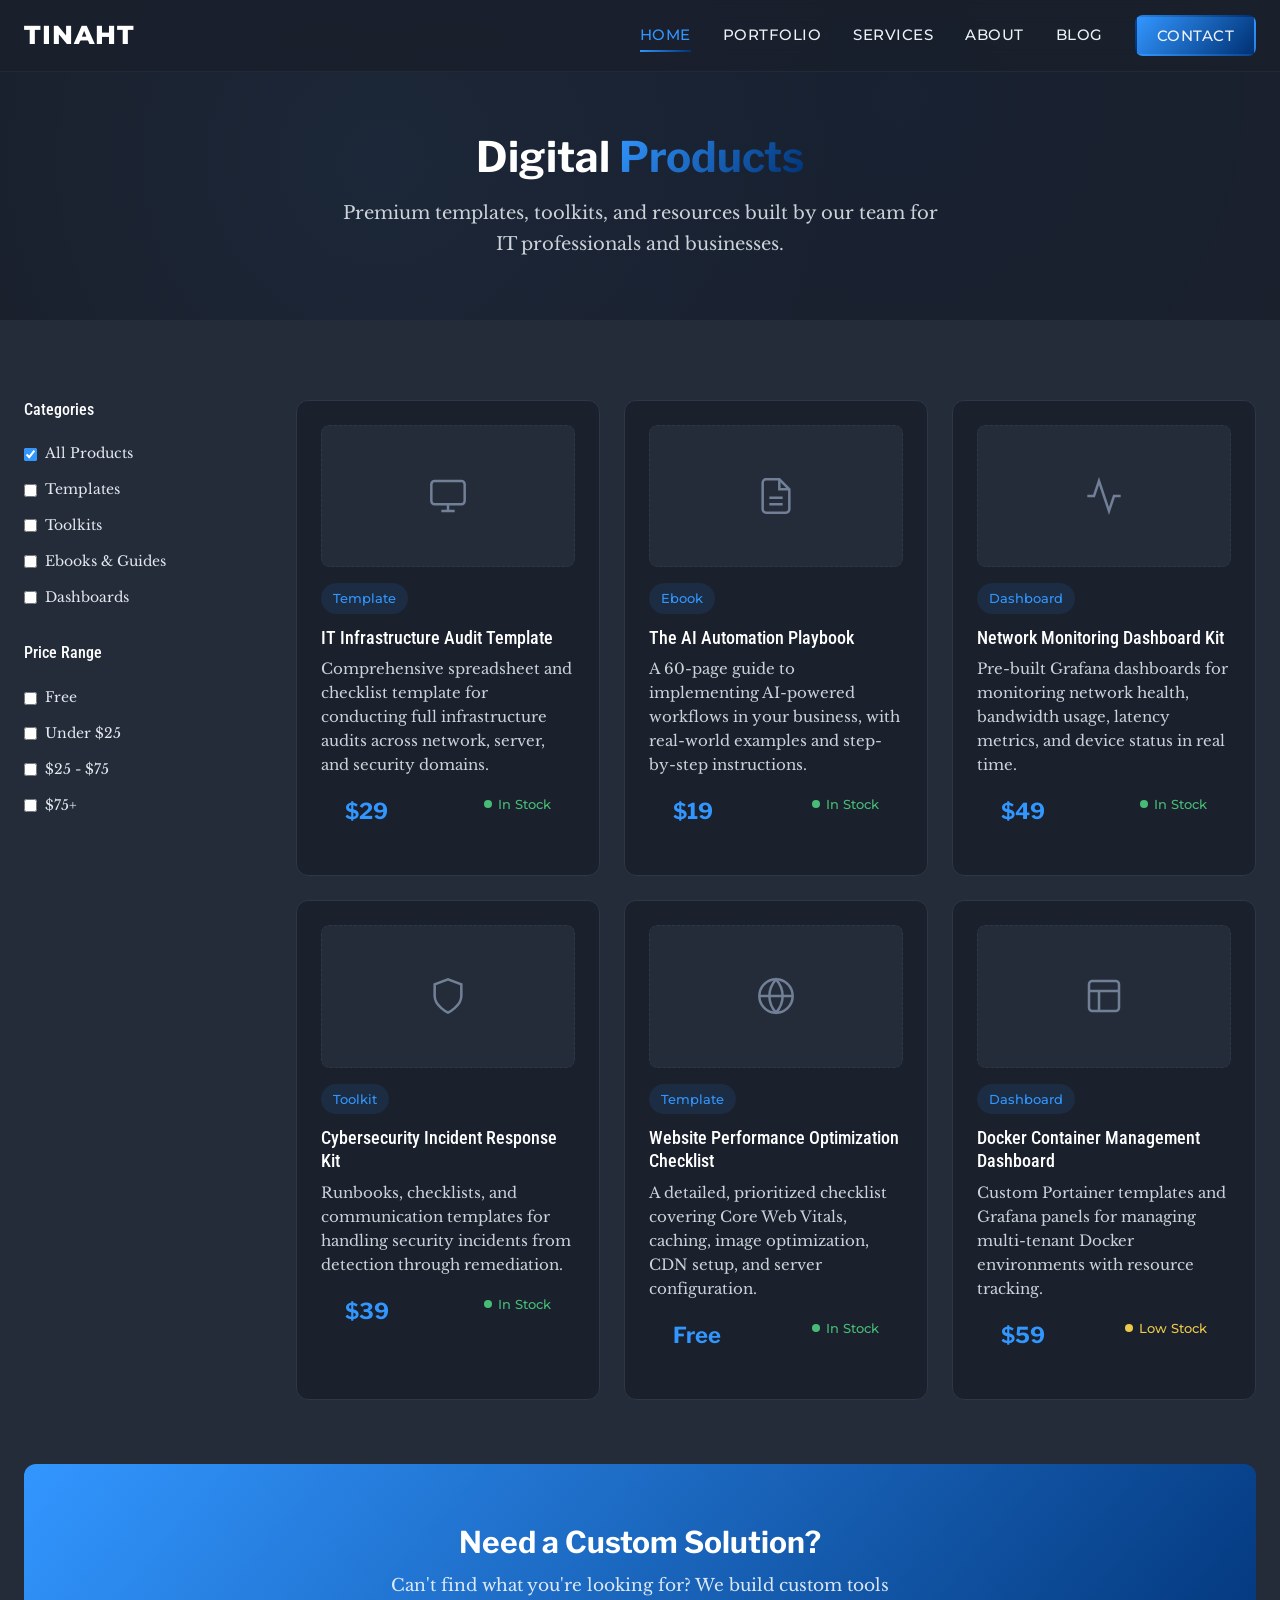
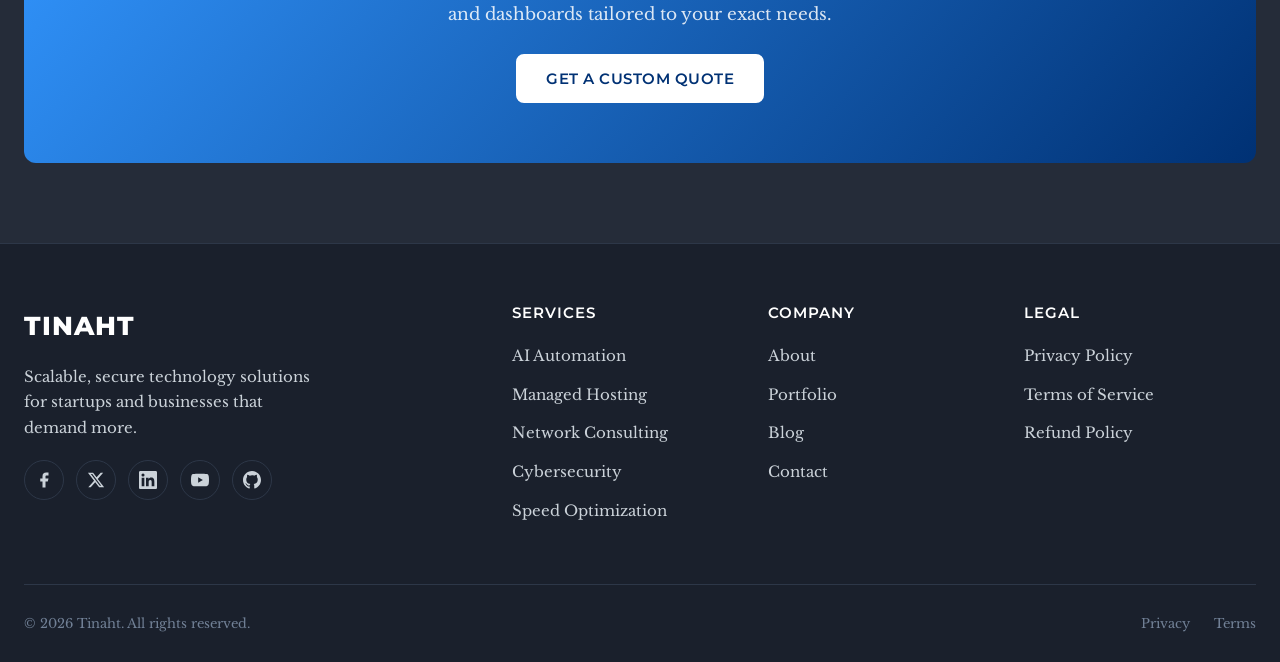
<file: shop/index.html>
<!DOCTYPE html>
<html lang="en">
<head>
  <meta charset="UTF-8">
  <meta name="viewport" content="width=device-width, initial-scale=1.0">
  <title>Shop — Tinaht | Digital Products &amp; Templates</title>
  <meta name="description" content="Browse Tinaht's curated collection of digital products, templates, and tools for IT professionals, developers, and businesses.">
  <link rel="icon" type="image/png" href="../assets/images/logos/favicon-source.png">
  <link rel="preconnect" href="https://fonts.googleapis.com">
  <link rel="preconnect" href="https://fonts.gstatic.com" crossorigin>
  <link href="https://fonts.googleapis.com/css2?family=Libre+Baskerville:ital,wght@0,400;0,700;1,400&family=Libre+Franklin:wght@400;500;700&family=Montserrat:wght@500;600;800&family=Roboto+Condensed:wght@400;500&display=swap" rel="stylesheet">
  <link rel="stylesheet" href="../css/global.css">
  <link rel="stylesheet" href="../css/components.css">
  <link rel="stylesheet" href="../css/portfolio.css">
  <link rel="stylesheet" href="../css/pages.css">
</head>
<body>
  <a href="#main-content" class="sr-only">Skip to main content</a>
  <header class="site-header" role="banner">
    <div class="container">
      <a href="../" class="site-logo" aria-label="Tinaht home"><span class="site-logo__text">Tinaht</span></a>
      <nav class="nav-list-desktop" aria-label="Primary navigation">
        <ul class="nav-list">
          <li><a href="../">Home</a></li><li><a href="../portfolio">Portfolio</a></li><li><a href="../services">Services</a></li><li><a href="../about">About</a></li><li><a href="../blog">Blog</a></li><li><a href="../contact" class="btn btn-primary btn-sm">Contact</a></li>
        </ul>
      </nav>
      <button class="nav-toggle" aria-label="Open menu" aria-expanded="false"><span></span><span></span><span></span></button>
    </div>
  </header>
  <div class="drawer-overlay" aria-hidden="true"></div>
  <nav class="mobile-drawer" aria-label="Mobile navigation"><ul class="nav-list"><li><a href="../">Home</a></li><li><a href="../portfolio">Portfolio</a></li><li><a href="../services">Services</a></li><li><a href="../about">About</a></li><li><a href="../blog">Blog</a></li><li><a href="../contact">Contact</a></li></ul></nav>

  <main id="main-content">

    <section class="page-hero">
      <div class="container">

        <h1>Digital <span class="text-gradient">Products</span></h1>
        <p>Premium templates, toolkits, and resources built by our team for IT professionals and businesses.</p>
      </div>
    </section>

    <section class="section">
      <div class="container">
        <div class="shop-grid-wrapper" data-animate="fade-up">

          <!-- SIDEBAR FILTERS -->
          <aside class="shop-sidebar">
            <div class="shop-filter-group">
              <h3>Categories</h3>
              <label><input type="checkbox" checked> All Products</label>
              <label><input type="checkbox"> Templates</label>
              <label><input type="checkbox"> Toolkits</label>
              <label><input type="checkbox"> Ebooks &amp; Guides</label>
              <label><input type="checkbox"> Dashboards</label>
            </div>
            <div class="shop-filter-group">
              <h3>Price Range</h3>
              <label><input type="checkbox"> Free</label>
              <label><input type="checkbox"> Under $25</label>
              <label><input type="checkbox"> $25 - $75</label>
              <label><input type="checkbox"> $75+</label>
            </div>
          </aside>

          <!-- PRODUCT GRID -->
          <div class="grid-3">

            <!-- Product 1 -->
            <article class="card">
              <div class="card__image">
                <div class="placeholder-image" style="width:100%;height:100%;aspect-ratio:4/3;">
                  <svg width="40" height="40" viewBox="0 0 24 24" fill="none" stroke="currentColor" stroke-width="1.5"><rect x="2" y="3" width="20" height="14" rx="2"/><line x1="8" y1="21" x2="16" y2="21"/><line x1="12" y1="17" x2="12" y2="21"/></svg>
                </div>
              </div>
              <span class="card__tag">Template</span>
              <h3 class="card__title">IT Infrastructure Audit Template</h3>
              <p class="card__text">Comprehensive spreadsheet and checklist template for conducting full infrastructure audits across network, server, and security domains.</p>
              <div style="padding:0 24px 20px;display:flex;justify-content:space-between;align-items:center;">
                <span style="font-family:var(--font-heading);font-size:22px;font-weight:700;color:var(--color-primary);">$29</span>
                <span class="stock-badge stock-badge--in-stock"><span class="stock-badge__dot"></span> In Stock</span>
              </div>
            </article>

            <!-- Product 2 -->
            <article class="card">
              <div class="card__image">
                <div class="placeholder-image" style="width:100%;height:100%;aspect-ratio:4/3;">
                  <svg width="40" height="40" viewBox="0 0 24 24" fill="none" stroke="currentColor" stroke-width="1.5"><path d="M14 2H6a2 2 0 0 0-2 2v16a2 2 0 0 0 2 2h12a2 2 0 0 0 2-2V8z"/><polyline points="14 2 14 8 20 8"/><line x1="16" y1="13" x2="8" y2="13"/><line x1="16" y1="17" x2="8" y2="17"/></svg>
                </div>
              </div>
              <span class="card__tag">Ebook</span>
              <h3 class="card__title">The AI Automation Playbook</h3>
              <p class="card__text">A 60-page guide to implementing AI-powered workflows in your business, with real-world examples and step-by-step instructions.</p>
              <div style="padding:0 24px 20px;display:flex;justify-content:space-between;align-items:center;">
                <span style="font-family:var(--font-heading);font-size:22px;font-weight:700;color:var(--color-primary);">$19</span>
                <span class="stock-badge stock-badge--in-stock"><span class="stock-badge__dot"></span> In Stock</span>
              </div>
            </article>

            <!-- Product 3 -->
            <article class="card">
              <div class="card__image">
                <div class="placeholder-image" style="width:100%;height:100%;aspect-ratio:4/3;">
                  <svg width="40" height="40" viewBox="0 0 24 24" fill="none" stroke="currentColor" stroke-width="1.5"><polyline points="22 12 18 12 15 21 9 3 6 12 2 12"/></svg>
                </div>
              </div>
              <span class="card__tag">Dashboard</span>
              <h3 class="card__title">Network Monitoring Dashboard Kit</h3>
              <p class="card__text">Pre-built Grafana dashboards for monitoring network health, bandwidth usage, latency metrics, and device status in real time.</p>
              <div style="padding:0 24px 20px;display:flex;justify-content:space-between;align-items:center;">
                <span style="font-family:var(--font-heading);font-size:22px;font-weight:700;color:var(--color-primary);">$49</span>
                <span class="stock-badge stock-badge--in-stock"><span class="stock-badge__dot"></span> In Stock</span>
              </div>
            </article>

            <!-- Product 4 -->
            <article class="card">
              <div class="card__image">
                <div class="placeholder-image" style="width:100%;height:100%;aspect-ratio:4/3;">
                  <svg width="40" height="40" viewBox="0 0 24 24" fill="none" stroke="currentColor" stroke-width="1.5"><path d="M12 22s8-4 8-10V5l-8-3-8 3v7c0 6 8 10 8 10z"/></svg>
                </div>
              </div>
              <span class="card__tag">Toolkit</span>
              <h3 class="card__title">Cybersecurity Incident Response Kit</h3>
              <p class="card__text">Runbooks, checklists, and communication templates for handling security incidents from detection through remediation.</p>
              <div style="padding:0 24px 20px;display:flex;justify-content:space-between;align-items:center;">
                <span style="font-family:var(--font-heading);font-size:22px;font-weight:700;color:var(--color-primary);">$39</span>
                <span class="stock-badge stock-badge--in-stock"><span class="stock-badge__dot"></span> In Stock</span>
              </div>
            </article>

            <!-- Product 5 -->
            <article class="card">
              <div class="card__image">
                <div class="placeholder-image" style="width:100%;height:100%;aspect-ratio:4/3;">
                  <svg width="40" height="40" viewBox="0 0 24 24" fill="none" stroke="currentColor" stroke-width="1.5"><circle cx="12" cy="12" r="10"/><line x1="2" y1="12" x2="22" y2="12"/><path d="M12 2a15.3 15.3 0 0 1 4 10 15.3 15.3 0 0 1-4 10 15.3 15.3 0 0 1-4-10 15.3 15.3 0 0 1 4-10z"/></svg>
                </div>
              </div>
              <span class="card__tag">Template</span>
              <h3 class="card__title">Website Performance Optimization Checklist</h3>
              <p class="card__text">A detailed, prioritized checklist covering Core Web Vitals, caching, image optimization, CDN setup, and server configuration.</p>
              <div style="padding:0 24px 20px;display:flex;justify-content:space-between;align-items:center;">
                <span style="font-family:var(--font-heading);font-size:22px;font-weight:700;color:var(--color-primary);">Free</span>
                <span class="stock-badge stock-badge--in-stock"><span class="stock-badge__dot"></span> In Stock</span>
              </div>
            </article>

            <!-- Product 6 -->
            <article class="card">
              <div class="card__image">
                <div class="placeholder-image" style="width:100%;height:100%;aspect-ratio:4/3;">
                  <svg width="40" height="40" viewBox="0 0 24 24" fill="none" stroke="currentColor" stroke-width="1.5"><rect x="3" y="3" width="18" height="18" rx="2"/><path d="M3 9h18"/><path d="M9 21V9"/></svg>
                </div>
              </div>
              <span class="card__tag">Dashboard</span>
              <h3 class="card__title">Docker Container Management Dashboard</h3>
              <p class="card__text">Custom Portainer templates and Grafana panels for managing multi-tenant Docker environments with resource tracking.</p>
              <div style="padding:0 24px 20px;display:flex;justify-content:space-between;align-items:center;">
                <span style="font-family:var(--font-heading);font-size:22px;font-weight:700;color:var(--color-primary);">$59</span>
                <span class="stock-badge stock-badge--low-stock"><span class="stock-badge__dot"></span> Low Stock</span>
              </div>
            </article>

          </div>
        </div>

        <!-- CTA -->
        <div class="cta-banner" style="margin-top:64px;" data-animate="fade-up">
          <h2>Need a Custom Solution?</h2>
          <p>Can't find what you're looking for? We build custom tools and dashboards tailored to your exact needs.</p>
          <a href="../contact" class="btn">Get a Custom Quote</a>
        </div>

      </div>
    </section>

  </main>

  <footer class="site-footer" role="contentinfo">
    <div class="container">
      <div class="footer-grid">
        <div class="footer-brand"><a href="../" class="site-logo"><span class="site-logo__text">Tinaht</span></a><p>Scalable, secure technology solutions for startups and businesses that demand more.</p><div class="footer-social"><a href="#" aria-label="Facebook"><svg viewBox="0 0 24 24" fill="currentColor"><path d="M18 2h-3a5 5 0 0 0-5 5v3H7v4h3v8h4v-8h3l1-4h-4V7a1 1 0 0 1 1-1h3z"/></svg></a><a href="#" aria-label="Twitter / X"><svg viewBox="0 0 24 24" fill="currentColor"><path d="M18.244 2.25h3.308l-7.227 8.26 8.502 11.24H16.17l-5.214-6.817L4.99 21.75H1.68l7.73-8.835L1.254 2.25H8.08l4.713 6.231zm-1.161 17.52h1.833L7.084 4.126H5.117z"/></svg></a><a href="#" aria-label="LinkedIn"><svg viewBox="0 0 24 24" fill="currentColor"><path d="M20.447 20.452h-3.554v-5.569c0-1.328-.027-3.037-1.852-3.037-1.853 0-2.136 1.445-2.136 2.939v5.667H9.351V9h3.414v1.561h.046c.477-.9 1.637-1.85 3.37-1.85 3.601 0 4.267 2.37 4.267 5.455v6.286zM5.337 7.433a2.062 2.062 0 0 1-2.063-2.065 2.064 2.064 0 1 1 2.063 2.065zm1.782 13.019H3.555V9h3.564v11.452zM22.225 0H1.771C.792 0 0 .774 0 1.729v20.542C0 23.227.792 24 1.771 24h20.451C23.2 24 24 23.227 24 22.271V1.729C24 .774 23.2 0 22.222 0h.003z"/></svg></a><a href="#" aria-label="YouTube"><svg viewBox="0 0 24 24" fill="currentColor"><path d="M23.498 6.186a3.016 3.016 0 0 0-2.122-2.136C19.505 3.545 12 3.545 12 3.545s-7.505 0-9.377.505A3.017 3.017 0 0 0 .502 6.186C0 8.07 0 12 0 12s0 3.93.502 5.814a3.016 3.016 0 0 0 2.122 2.136c1.871.505 9.376.505 9.376.505s7.505 0 9.377-.505a3.015 3.015 0 0 0 2.122-2.136C24 15.93 24 12 24 12s0-3.93-.502-5.814zM9.545 15.568V8.432L15.818 12l-6.273 3.568z"/></svg></a><a href="#" aria-label="GitHub"><svg viewBox="0 0 24 24" fill="currentColor"><path d="M12 0c-6.626 0-12 5.373-12 12 0 5.302 3.438 9.8 8.207 11.387.599.111.793-.261.793-.577v-2.234c-3.338.726-4.033-1.416-4.033-1.416-.546-1.387-1.333-1.756-1.333-1.756-1.089-.745.083-.729.083-.729 1.205.084 1.839 1.237 1.839 1.237 1.07 1.834 2.807 1.304 3.492.997.107-.775.418-1.305.762-1.604-2.665-.305-5.467-1.334-5.467-5.931 0-1.311.469-2.381 1.236-3.221-.124-.303-.535-1.524.117-3.176 0 0 1.008-.322 3.301 1.23A11.509 11.509 0 0 1 12 5.803c1.02.005 2.047.138 3.006.404 2.291-1.552 3.297-1.23 3.297-1.23.653 1.653.242 2.874.118 3.176.77.84 1.235 1.911 1.235 3.221 0 4.609-2.807 5.624-5.479 5.921.43.372.823 1.102.823 2.222v3.293c0 .319.192.694.801.576C20.566 21.797 24 17.3 24 12c0-6.627-5.373-12-12-12z"/></svg></a></div></div>
        <div><h4 class="footer-heading">Services</h4><ul class="footer-links"><li><a href="../services#ai-automation">AI Automation</a></li><li><a href="../services#hosting">Managed Hosting</a></li><li><a href="../services#networking">Network Consulting</a></li><li><a href="../services#cybersecurity">Cybersecurity</a></li><li><a href="../services#speed-optimization">Speed Optimization</a></li></ul></div>
        <div><h4 class="footer-heading">Company</h4><ul class="footer-links"><li><a href="../about">About</a></li><li><a href="../portfolio">Portfolio</a></li><li><a href="../blog">Blog</a></li><li><a href="../contact">Contact</a></li></ul></div>
        <div><h4 class="footer-heading">Legal</h4><ul class="footer-links"><li><a href="../privacy">Privacy Policy</a></li><li><a href="../terms">Terms of Service</a></li><li><a href="../refund-policy">Refund Policy</a></li></ul></div>
      </div>
      <div class="footer-bottom"><p>&copy; 2026 Tinaht. All rights reserved.</p><ul class="footer-bottom-links"><li><a href="../privacy">Privacy</a></li><li><a href="../terms">Terms</a></li></ul></div>
    </div>
  </footer>
  <script src="../js/main.js"></script>
</body>
</html>
</file>
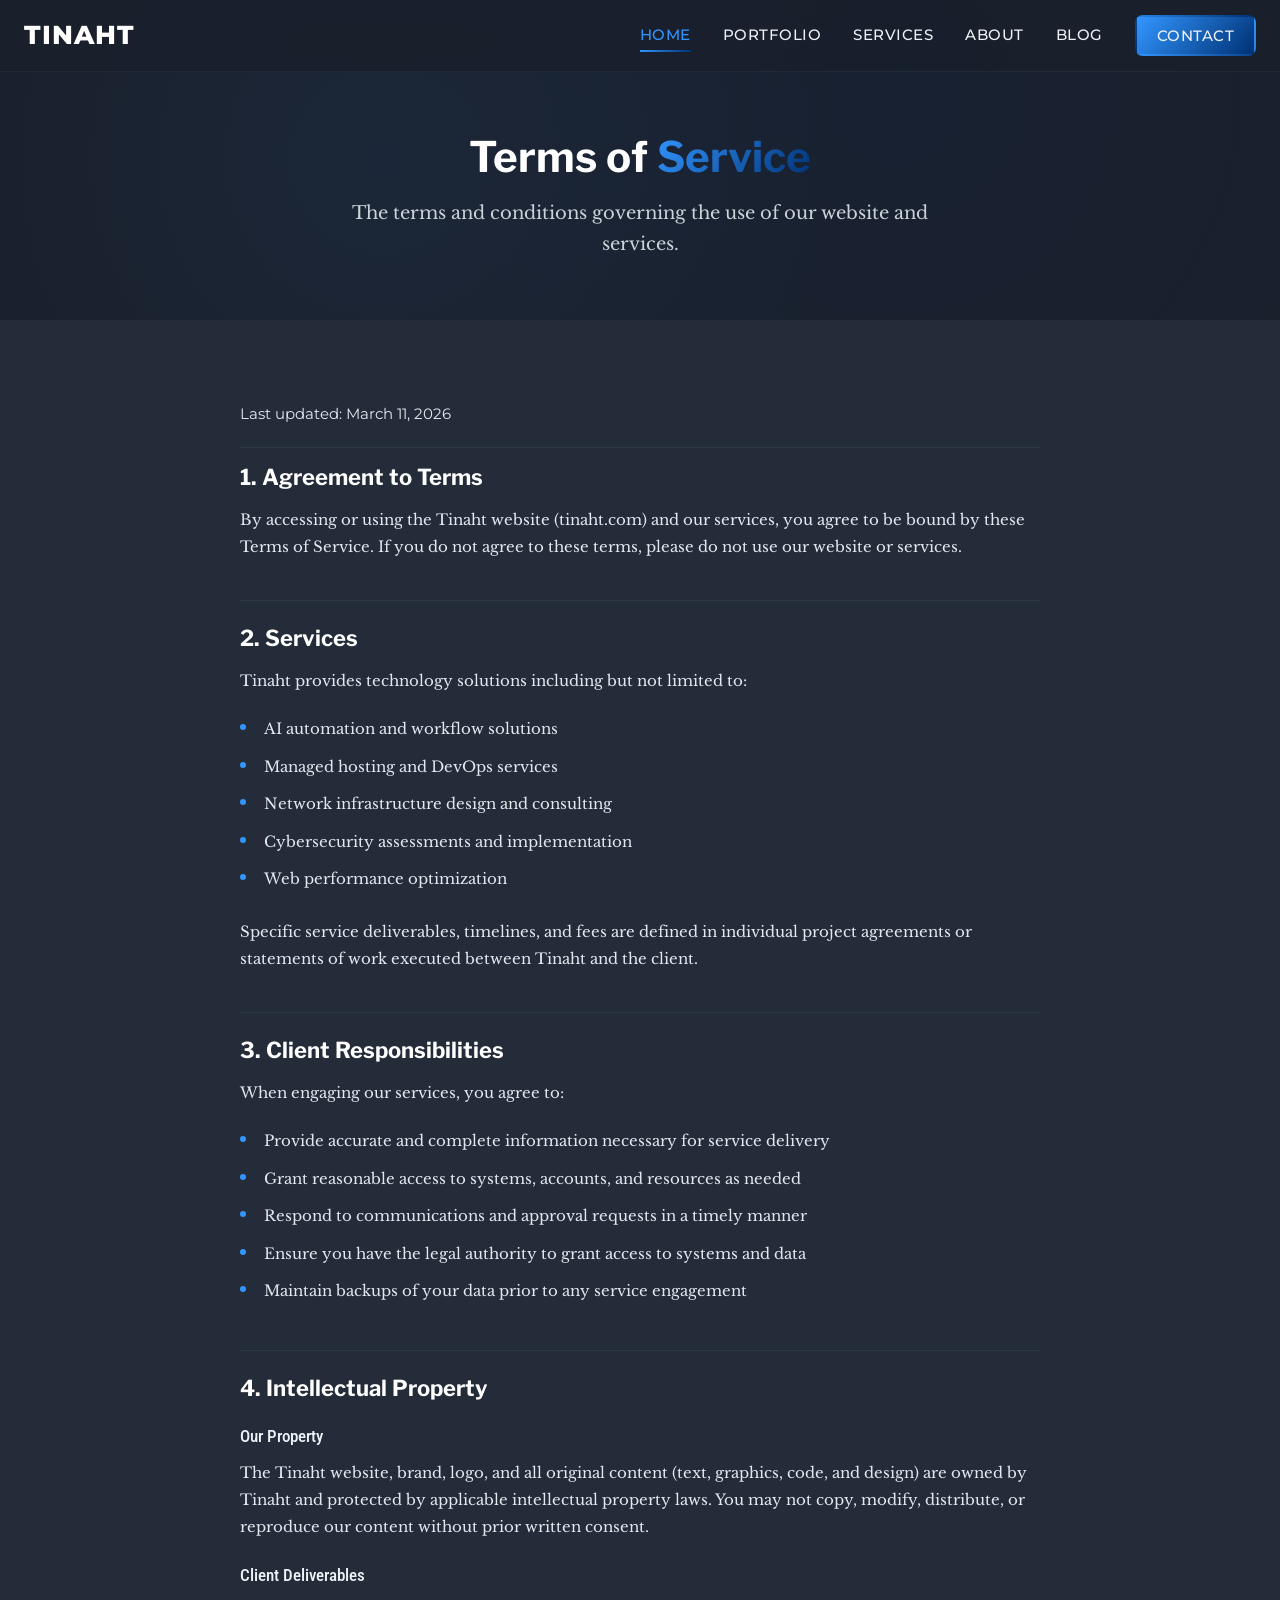
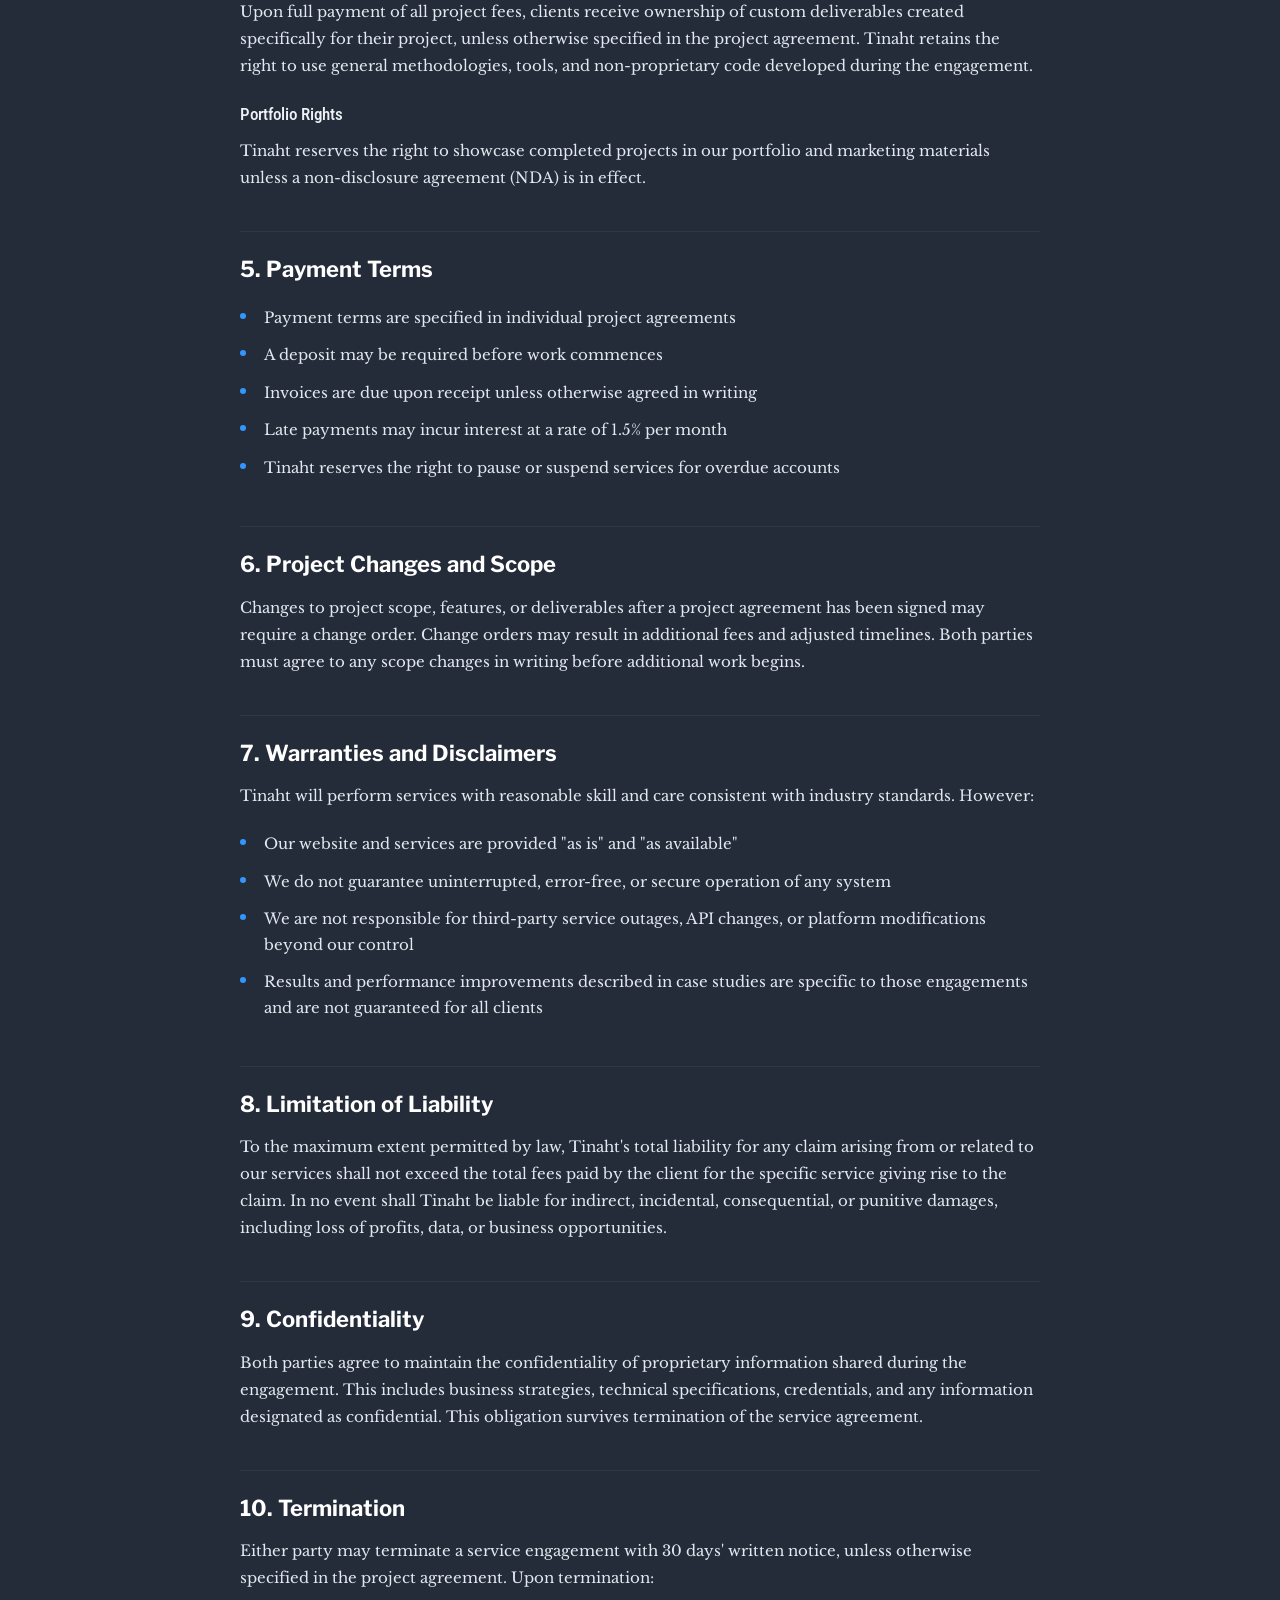
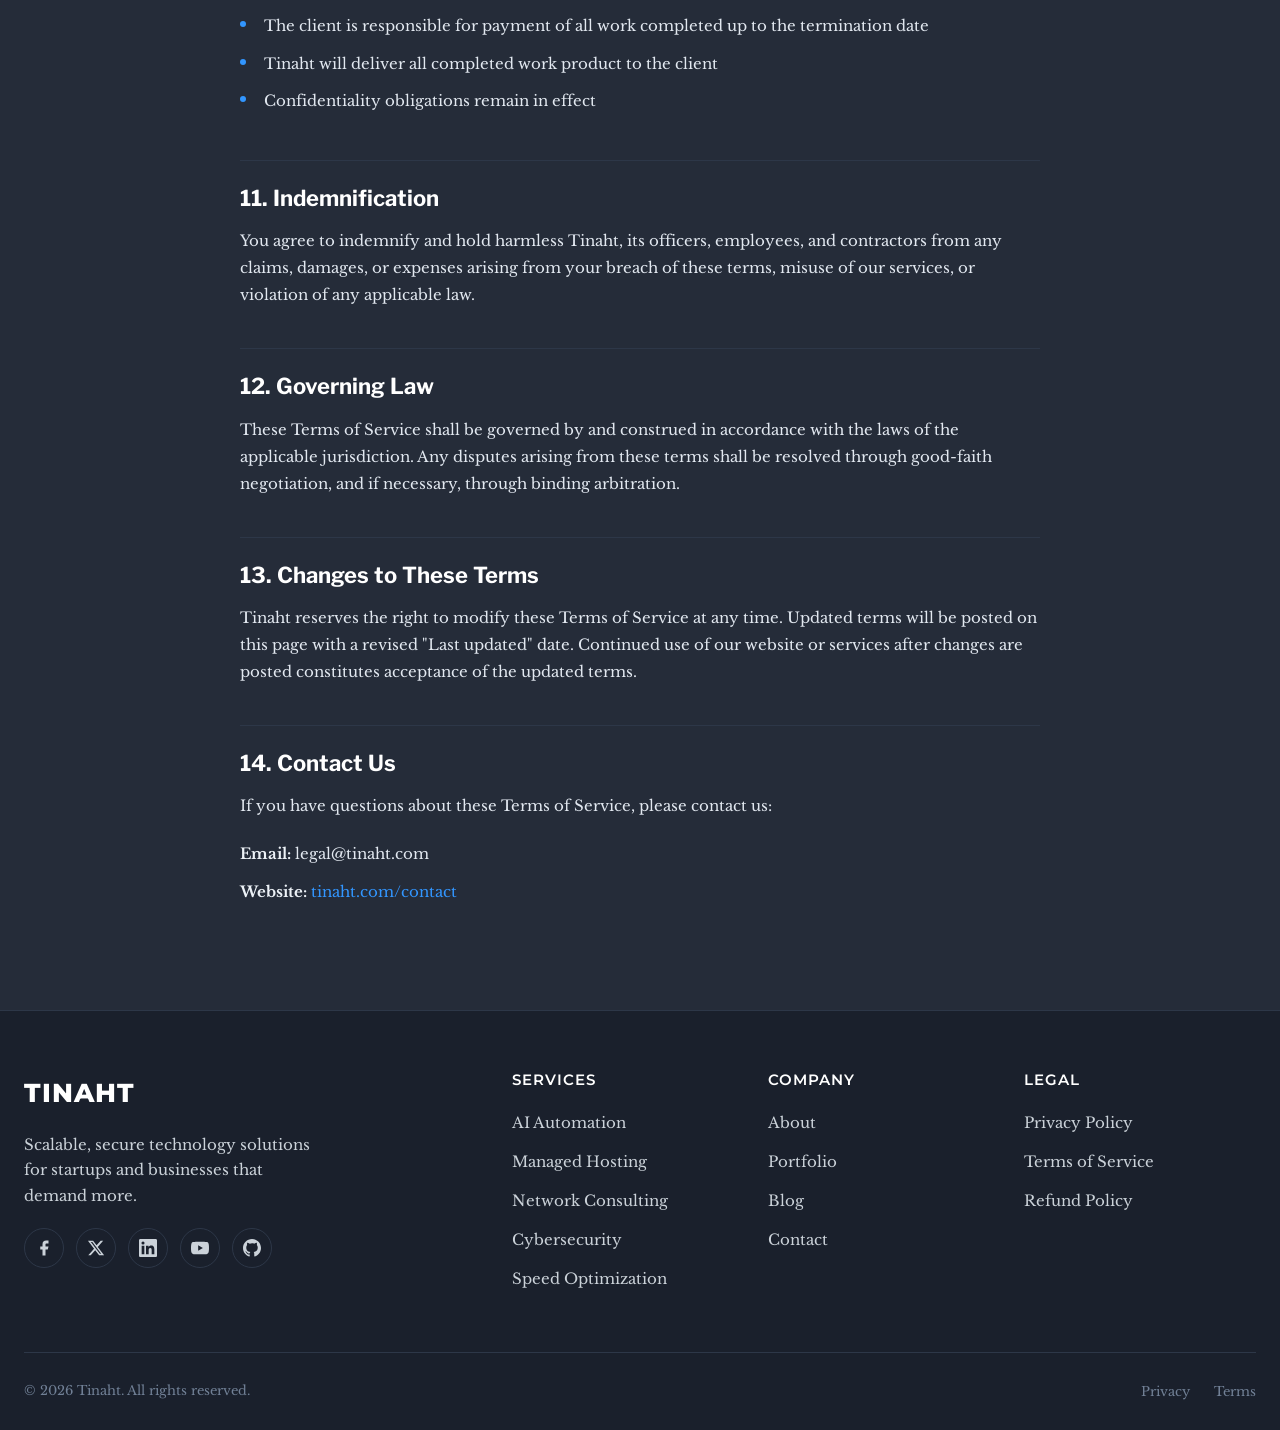
<file: terms/index.html>
<!DOCTYPE html>
<html lang="en">
<head>
  <meta charset="UTF-8">
  <meta name="viewport" content="width=device-width, initial-scale=1.0">
  <title>Terms of Service — Tinaht</title>
  <meta name="description" content="Tinaht's Terms of Service. Read the terms and conditions governing the use of our website and services.">
  <link rel="icon" type="image/png" href="../assets/images/logos/favicon-source.png">
  <link rel="preconnect" href="https://fonts.googleapis.com">
  <link rel="preconnect" href="https://fonts.gstatic.com" crossorigin>
  <link href="https://fonts.googleapis.com/css2?family=Libre+Baskerville:ital,wght@0,400;0,700;1,400&family=Libre+Franklin:wght@400;500;700&family=Montserrat:wght@500;600;800&family=Roboto+Condensed:wght@400;500&display=swap" rel="stylesheet">
  <link rel="stylesheet" href="../css/global.css">
  <link rel="stylesheet" href="../css/components.css">
  <link rel="stylesheet" href="../css/portfolio.css">
  <link rel="stylesheet" href="../css/pages.css">
</head>
<body>
  <a href="#main-content" class="sr-only">Skip to main content</a>
  <header class="site-header" role="banner">
    <div class="container">
      <a href="../" class="site-logo" aria-label="Tinaht home"><span class="site-logo__text">Tinaht</span></a>
      <nav class="nav-list-desktop" aria-label="Primary navigation">
        <ul class="nav-list">
          <li><a href="../">Home</a></li><li><a href="../portfolio">Portfolio</a></li><li><a href="../services">Services</a></li><li><a href="../about">About</a></li><li><a href="../blog">Blog</a></li><li><a href="../contact" class="btn btn-primary btn-sm">Contact</a></li>
        </ul>
      </nav>
      <button class="nav-toggle" aria-label="Open menu" aria-expanded="false"><span></span><span></span><span></span></button>
    </div>
  </header>
  <div class="drawer-overlay" aria-hidden="true"></div>
  <nav class="mobile-drawer" aria-label="Mobile navigation"><ul class="nav-list"><li><a href="../">Home</a></li><li><a href="../portfolio">Portfolio</a></li><li><a href="../services">Services</a></li><li><a href="../about">About</a></li><li><a href="../blog">Blog</a></li><li><a href="../contact">Contact</a></li></ul></nav>

  <main id="main-content">

    <!-- PAGE HERO -->
    <section class="page-hero">
      <div class="container">
        <h1>Terms of <span class="text-gradient">Service</span></h1>
        <p>The terms and conditions governing the use of our website and services.</p>
      </div>
    </section>

    <!-- CONTENT -->
    <section class="section">
      <div class="container">
        <div class="legal-content" data-animate="fade-up">
          <p class="legal-updated">Last updated: March 11, 2026</p>

          <h2>1. Agreement to Terms</h2>
          <p>By accessing or using the Tinaht website (tinaht.com) and our services, you agree to be bound by these Terms of Service. If you do not agree to these terms, please do not use our website or services.</p>

          <h2>2. Services</h2>
          <p>Tinaht provides technology solutions including but not limited to:</p>
          <ul>
            <li>AI automation and workflow solutions</li>
            <li>Managed hosting and DevOps services</li>
            <li>Network infrastructure design and consulting</li>
            <li>Cybersecurity assessments and implementation</li>
            <li>Web performance optimization</li>
          </ul>
          <p>Specific service deliverables, timelines, and fees are defined in individual project agreements or statements of work executed between Tinaht and the client.</p>

          <h2>3. Client Responsibilities</h2>
          <p>When engaging our services, you agree to:</p>
          <ul>
            <li>Provide accurate and complete information necessary for service delivery</li>
            <li>Grant reasonable access to systems, accounts, and resources as needed</li>
            <li>Respond to communications and approval requests in a timely manner</li>
            <li>Ensure you have the legal authority to grant access to systems and data</li>
            <li>Maintain backups of your data prior to any service engagement</li>
          </ul>

          <h2>4. Intellectual Property</h2>
          <h3>Our Property</h3>
          <p>The Tinaht website, brand, logo, and all original content (text, graphics, code, and design) are owned by Tinaht and protected by applicable intellectual property laws. You may not copy, modify, distribute, or reproduce our content without prior written consent.</p>

          <h3>Client Deliverables</h3>
          <p>Upon full payment of all project fees, clients receive ownership of custom deliverables created specifically for their project, unless otherwise specified in the project agreement. Tinaht retains the right to use general methodologies, tools, and non-proprietary code developed during the engagement.</p>

          <h3>Portfolio Rights</h3>
          <p>Tinaht reserves the right to showcase completed projects in our portfolio and marketing materials unless a non-disclosure agreement (NDA) is in effect.</p>

          <h2>5. Payment Terms</h2>
          <ul>
            <li>Payment terms are specified in individual project agreements</li>
            <li>A deposit may be required before work commences</li>
            <li>Invoices are due upon receipt unless otherwise agreed in writing</li>
            <li>Late payments may incur interest at a rate of 1.5% per month</li>
            <li>Tinaht reserves the right to pause or suspend services for overdue accounts</li>
          </ul>

          <h2>6. Project Changes and Scope</h2>
          <p>Changes to project scope, features, or deliverables after a project agreement has been signed may require a change order. Change orders may result in additional fees and adjusted timelines. Both parties must agree to any scope changes in writing before additional work begins.</p>

          <h2>7. Warranties and Disclaimers</h2>
          <p>Tinaht will perform services with reasonable skill and care consistent with industry standards. However:</p>
          <ul>
            <li>Our website and services are provided "as is" and "as available"</li>
            <li>We do not guarantee uninterrupted, error-free, or secure operation of any system</li>
            <li>We are not responsible for third-party service outages, API changes, or platform modifications beyond our control</li>
            <li>Results and performance improvements described in case studies are specific to those engagements and are not guaranteed for all clients</li>
          </ul>

          <h2>8. Limitation of Liability</h2>
          <p>To the maximum extent permitted by law, Tinaht's total liability for any claim arising from or related to our services shall not exceed the total fees paid by the client for the specific service giving rise to the claim. In no event shall Tinaht be liable for indirect, incidental, consequential, or punitive damages, including loss of profits, data, or business opportunities.</p>

          <h2>9. Confidentiality</h2>
          <p>Both parties agree to maintain the confidentiality of proprietary information shared during the engagement. This includes business strategies, technical specifications, credentials, and any information designated as confidential. This obligation survives termination of the service agreement.</p>

          <h2>10. Termination</h2>
          <p>Either party may terminate a service engagement with 30 days' written notice, unless otherwise specified in the project agreement. Upon termination:</p>
          <ul>
            <li>The client is responsible for payment of all work completed up to the termination date</li>
            <li>Tinaht will deliver all completed work product to the client</li>
            <li>Confidentiality obligations remain in effect</li>
          </ul>

          <h2>11. Indemnification</h2>
          <p>You agree to indemnify and hold harmless Tinaht, its officers, employees, and contractors from any claims, damages, or expenses arising from your breach of these terms, misuse of our services, or violation of any applicable law.</p>

          <h2>12. Governing Law</h2>
          <p>These Terms of Service shall be governed by and construed in accordance with the laws of the applicable jurisdiction. Any disputes arising from these terms shall be resolved through good-faith negotiation, and if necessary, through binding arbitration.</p>

          <h2>13. Changes to These Terms</h2>
          <p>Tinaht reserves the right to modify these Terms of Service at any time. Updated terms will be posted on this page with a revised "Last updated" date. Continued use of our website or services after changes are posted constitutes acceptance of the updated terms.</p>

          <h2>14. Contact Us</h2>
          <p>If you have questions about these Terms of Service, please contact us:</p>
          <ul class="legal-contact">
            <li><strong>Email:</strong> legal@tinaht.com</li>
            <li><strong>Website:</strong> <a href="../contact">tinaht.com/contact</a></li>
          </ul>
        </div>
      </div>
    </section>

  </main>

  <footer class="site-footer" role="contentinfo">
    <div class="container">
      <div class="footer-grid">
        <div class="footer-brand"><a href="../" class="site-logo"><span class="site-logo__text">Tinaht</span></a><p>Scalable, secure technology solutions for startups and businesses that demand more.</p><div class="footer-social"><a href="#" aria-label="Facebook"><svg viewBox="0 0 24 24" fill="currentColor"><path d="M18 2h-3a5 5 0 0 0-5 5v3H7v4h3v8h4v-8h3l1-4h-4V7a1 1 0 0 1 1-1h3z"/></svg></a><a href="#" aria-label="Twitter / X"><svg viewBox="0 0 24 24" fill="currentColor"><path d="M18.244 2.25h3.308l-7.227 8.26 8.502 11.24H16.17l-5.214-6.817L4.99 21.75H1.68l7.73-8.835L1.254 2.25H8.08l4.713 6.231zm-1.161 17.52h1.833L7.084 4.126H5.117z"/></svg></a><a href="#" aria-label="LinkedIn"><svg viewBox="0 0 24 24" fill="currentColor"><path d="M20.447 20.452h-3.554v-5.569c0-1.328-.027-3.037-1.852-3.037-1.853 0-2.136 1.445-2.136 2.939v5.667H9.351V9h3.414v1.561h.046c.477-.9 1.637-1.85 3.37-1.85 3.601 0 4.267 2.37 4.267 5.455v6.286zM5.337 7.433a2.062 2.062 0 0 1-2.063-2.065 2.064 2.064 0 1 1 2.063 2.065zm1.782 13.019H3.555V9h3.564v11.452zM22.225 0H1.771C.792 0 0 .774 0 1.729v20.542C0 23.227.792 24 1.771 24h20.451C23.2 24 24 23.227 24 22.271V1.729C24 .774 23.2 0 22.222 0h.003z"/></svg></a><a href="#" aria-label="YouTube"><svg viewBox="0 0 24 24" fill="currentColor"><path d="M23.498 6.186a3.016 3.016 0 0 0-2.122-2.136C19.505 3.545 12 3.545 12 3.545s-7.505 0-9.377.505A3.017 3.017 0 0 0 .502 6.186C0 8.07 0 12 0 12s0 3.93.502 5.814a3.016 3.016 0 0 0 2.122 2.136c1.871.505 9.376.505 9.376.505s7.505 0 9.377-.505a3.015 3.015 0 0 0 2.122-2.136C24 15.93 24 12 24 12s0-3.93-.502-5.814zM9.545 15.568V8.432L15.818 12l-6.273 3.568z"/></svg></a><a href="#" aria-label="GitHub"><svg viewBox="0 0 24 24" fill="currentColor"><path d="M12 0c-6.626 0-12 5.373-12 12 0 5.302 3.438 9.8 8.207 11.387.599.111.793-.261.793-.577v-2.234c-3.338.726-4.033-1.416-4.033-1.416-.546-1.387-1.333-1.756-1.333-1.756-1.089-.745.083-.729.083-.729 1.205.084 1.839 1.237 1.839 1.237 1.07 1.834 2.807 1.304 3.492.997.107-.775.418-1.305.762-1.604-2.665-.305-5.467-1.334-5.467-5.931 0-1.311.469-2.381 1.236-3.221-.124-.303-.535-1.524.117-3.176 0 0 1.008-.322 3.301 1.23A11.509 11.509 0 0 1 12 5.803c1.02.005 2.047.138 3.006.404 2.291-1.552 3.297-1.23 3.297-1.23.653 1.653.242 2.874.118 3.176.77.84 1.235 1.911 1.235 3.221 0 4.609-2.807 5.624-5.479 5.921.43.372.823 1.102.823 2.222v3.293c0 .319.192.694.801.576C20.566 21.797 24 17.3 24 12c0-6.627-5.373-12-12-12z"/></svg></a></div></div>
        <div><h4 class="footer-heading">Services</h4><ul class="footer-links"><li><a href="../services#ai-automation">AI Automation</a></li><li><a href="../services#hosting">Managed Hosting</a></li><li><a href="../services#networking">Network Consulting</a></li><li><a href="../services#cybersecurity">Cybersecurity</a></li><li><a href="../services#speed-optimization">Speed Optimization</a></li></ul></div>
        <div><h4 class="footer-heading">Company</h4><ul class="footer-links"><li><a href="../about">About</a></li><li><a href="../portfolio">Portfolio</a></li><li><a href="../blog">Blog</a></li><li><a href="../contact">Contact</a></li></ul></div>
        <div><h4 class="footer-heading">Legal</h4><ul class="footer-links"><li><a href="../privacy">Privacy Policy</a></li><li><a href="../terms">Terms of Service</a></li><li><a href="../refund-policy">Refund Policy</a></li></ul></div>
      </div>
      <div class="footer-bottom"><p>&copy; 2026 Tinaht. All rights reserved.</p><ul class="footer-bottom-links"><li><a href="../privacy">Privacy</a></li><li><a href="../terms">Terms</a></li></ul></div>
    </div>
  </footer>
  <script src="../js/main.js"></script>
</body>
</html>
</file>
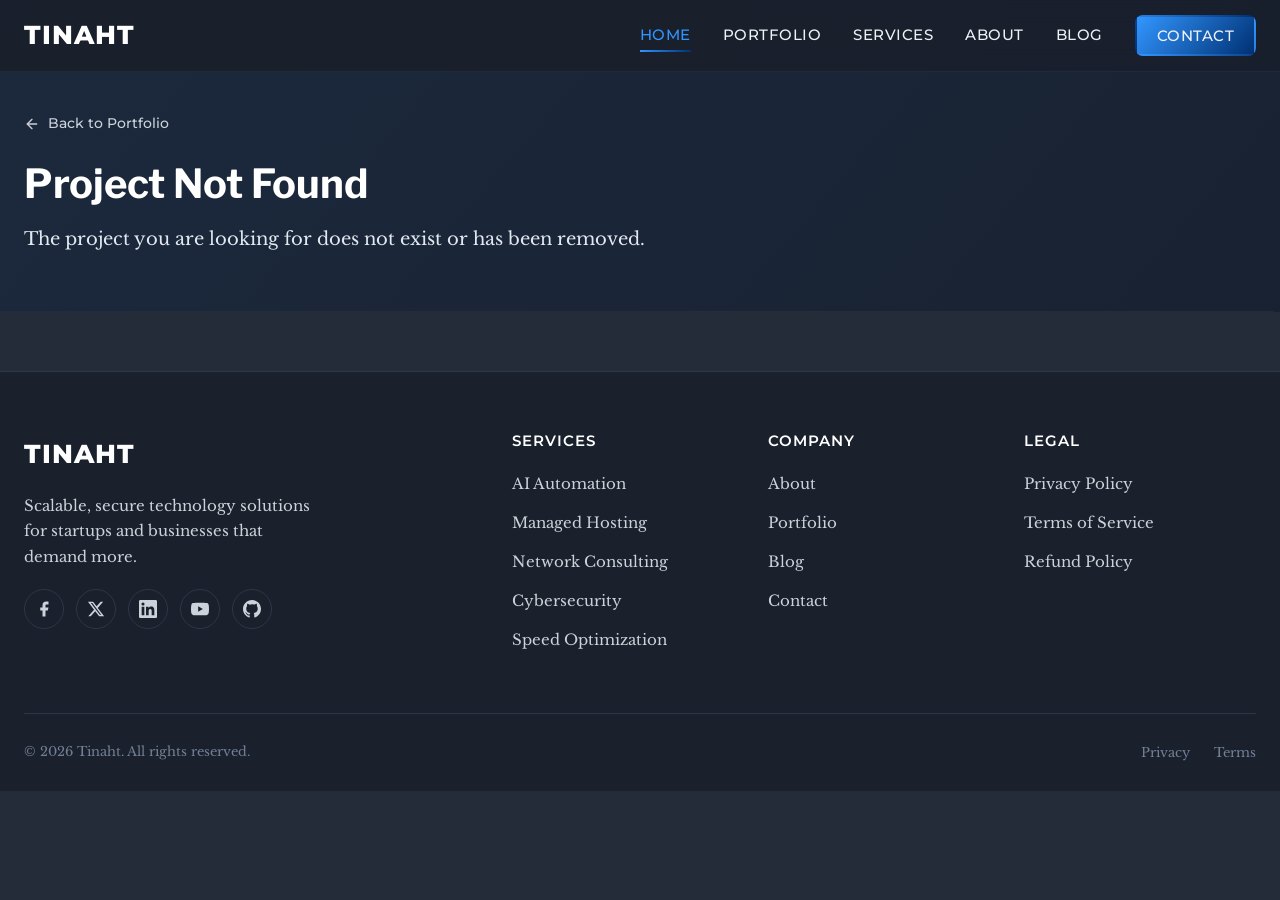
<file: portfolio/project.html>
<!DOCTYPE html>
<html lang="en">
<head>
  <meta charset="UTF-8">
  <meta name="viewport" content="width=device-width, initial-scale=1.0">
  <title>Project — Tinaht Portfolio</title>
  <meta name="description" content="View project details, challenges, solutions, and results from Tinaht's technology portfolio.">

  <!-- Favicon -->
  <link rel="icon" type="image/png" href="../assets/images/logos/favicon-source.png">

  <!-- Preconnect to Google Fonts -->
  <link rel="preconnect" href="https://fonts.googleapis.com">
  <link rel="preconnect" href="https://fonts.gstatic.com" crossorigin>
  <link href="https://fonts.googleapis.com/css2?family=Libre+Baskerville:ital,wght@0,400;0,700;1,400&family=Libre+Franklin:wght@400;500;700&family=Montserrat:wght@500;600;800&family=Roboto+Condensed:wght@400;500&display=swap" rel="stylesheet">

  <!-- Stylesheets -->
  <link rel="stylesheet" href="../css/global.css">
  <link rel="stylesheet" href="../css/components.css">
  <link rel="stylesheet" href="../css/portfolio.css">

  <!-- Open Graph (updated by JS) -->
  <meta property="og:title" content="Project — Tinaht Portfolio">
  <meta property="og:type" content="article">
  <meta property="og:url" content="https://tinaht.com/portfolio/project.html">
</head>

<body>
  <a href="#main-content" class="sr-only">Skip to main content</a>

  <!-- HEADER -->
  <header class="site-header" role="banner">
    <div class="container">
      <a href="../" class="site-logo" aria-label="Tinaht home">
        <span class="site-logo__text">Tinaht</span>
      </a>
      <nav class="nav-list-desktop" aria-label="Primary navigation">
        <ul class="nav-list">
          <li><a href="../">Home</a></li>
          <li><a href="../portfolio" class="active">Portfolio</a></li>
          <li><a href="../services">Services</a></li>
          <li><a href="../about">About</a></li>
          <li><a href="../blog">Blog</a></li>
          <li><a href="../contact" class="btn btn-primary btn-sm">Contact</a></li>
        </ul>
      </nav>
      <button class="nav-toggle" aria-label="Open menu" aria-expanded="false">
        <span></span><span></span><span></span>
      </button>
    </div>
  </header>

  <!-- Mobile Drawer -->
  <div class="drawer-overlay" aria-hidden="true"></div>
  <nav class="mobile-drawer" aria-label="Mobile navigation">
    <ul class="nav-list">
      <li><a href="../">Home</a></li>
      <li><a href="../portfolio">Portfolio</a></li>
      <li><a href="../services">Services</a></li>
      <li><a href="../about">About</a></li>
      <li><a href="../blog">Blog</a></li>
      <li><a href="../contact">Contact</a></li>
    </ul>
  </nav>

  <main id="main-content">

    <!-- PROJECT HERO (populated by JS) -->
    <section class="project-hero" id="project-hero">
      <div class="container">
        <a href="../portfolio" class="back-link">
          <svg viewBox="0 0 24 24" fill="none" stroke="currentColor" stroke-width="2" stroke-linecap="round" stroke-linejoin="round"><path d="M19 12H5"/><polyline points="12 19 5 12 12 5"/></svg>
          Back to Portfolio
        </a>

        <div class="project-hero__meta" id="project-meta">
          <!-- Category tag + date injected by JS -->
        </div>
        <h1 id="project-title">Loading project...</h1>
        <p class="project-hero__description" id="project-description"></p>

        <!-- Hero Banner Image -->
        <div class="project-hero__banner" id="project-banner">
          <div class="placeholder-image" style="width:100%;height:100%;">
            <svg width="48" height="48" viewBox="0 0 24 24" fill="none" stroke="currentColor" stroke-width="1.5"><rect x="3" y="3" width="18" height="18" rx="2"/><circle cx="8.5" cy="8.5" r="1.5"/><path d="M21 15l-5-5L5 21"/></svg>
          </div>
        </div>
      </div>
    </section>

    <!-- DIVIDER -->
    <div class="section-divider" aria-hidden="true">
      <svg viewBox="0 0 1200 120" preserveAspectRatio="none">
        <path d="M0,0V46.29c47.79,22.2,103.59,32.17,158,28,70.36-5.37,136.33-33.31,206.8-37.5C438.64,32.43,512.34,53.67,583,72.05c69.27,18,138.3,24.88,209.4,13.08,36.15-6.01,68.64-16.47,104.14-29.36C942.52,39.45,1003.86,18.57,1070,9.37c28.37-3.93,55.18-4.62,81.58-1.65,8.81,1,17.56,2.37,26.22,4.06,5.37,1.05,10.7,2.23,16.18,3.57V0Z" fill="var(--color-gray-800)"></path>
      </svg>
    </div>

    <!-- CLIENT INFO + TECHNOLOGIES -->
    <section class="section" id="project-info-section">
      <div class="container">
        <div style="display:flex;justify-content:space-between;align-items:flex-start;flex-wrap:wrap;gap:32px;margin-bottom:48px;">
          <div class="project-info" id="project-info">
            <!-- Client name + completion date injected by JS -->
          </div>
          <div>
            <p class="project-info__label" style="margin-bottom:8px;">Technologies</p>
            <div class="tech-tags" id="project-tech">
              <!-- Tech tags injected by JS -->
            </div>
          </div>
        </div>
      </div>
    </section>

    <!-- CHALLENGE / SOLUTION / RESULT -->
    <section class="section section--alt" id="project-csr-section">
      <div class="container">
        <div class="project-csr" id="project-csr" data-animate="fade-up">
          <!-- 3 panels injected by JS -->
        </div>
      </div>
    </section>

    <!-- IMAGE GALLERY -->
    <section class="section" id="project-gallery-section">
      <div class="container">
        <h2 style="margin-bottom:32px;">Project Gallery</h2>
        <div class="project-gallery" id="project-gallery" data-animate="fade-up">
          <!-- Gallery items injected by JS -->
        </div>
      </div>
    </section>

    <!-- RELATED PROJECTS -->
    <section class="section section--alt related-projects" id="related-section">
      <div class="container">
        <div class="section-header">
          <p class="section-eyebrow">More Projects</p>
          <h2>Related Work</h2>
        </div>
        <div class="grid-3" id="related-grid" data-animate="fade-up">
          <!-- Related project cards injected by JS -->
        </div>
      </div>
    </section>

  </main>

  <!-- LIGHTBOX -->
  <div class="lightbox" id="lightbox" role="dialog" aria-modal="true" aria-label="Image viewer">
    <button class="lightbox__close" aria-label="Close lightbox" id="lightbox-close">
      <svg viewBox="0 0 24 24" fill="none" stroke="currentColor" stroke-width="2" stroke-linecap="round" stroke-linejoin="round"><line x1="18" y1="6" x2="6" y2="18"/><line x1="6" y1="6" x2="18" y2="18"/></svg>
    </button>
    <button class="lightbox__nav lightbox__prev" aria-label="Previous image" id="lightbox-prev">
      <svg viewBox="0 0 24 24" fill="none" stroke="currentColor" stroke-width="2" stroke-linecap="round" stroke-linejoin="round"><polyline points="15 18 9 12 15 6"/></svg>
    </button>
    <div class="lightbox__content" id="lightbox-content">
      <!-- Current image displayed here -->
    </div>
    <button class="lightbox__nav lightbox__next" aria-label="Next image" id="lightbox-next">
      <svg viewBox="0 0 24 24" fill="none" stroke="currentColor" stroke-width="2" stroke-linecap="round" stroke-linejoin="round"><polyline points="9 18 15 12 9 6"/></svg>
    </button>
    <div class="lightbox__counter" id="lightbox-counter"></div>
  </div>

  <!-- FOOTER -->
  <footer class="site-footer" role="contentinfo">
    <div class="container">
      <div class="footer-grid">
        <div class="footer-brand">
          <a href="../" class="site-logo">
            <span class="site-logo__text">Tinaht</span>
          </a>
          <p>Scalable, secure technology solutions for startups and businesses that demand more.</p>
          <div class="footer-social">
            <a href="#" aria-label="Facebook"><svg viewBox="0 0 24 24" fill="currentColor"><path d="M18 2h-3a5 5 0 0 0-5 5v3H7v4h3v8h4v-8h3l1-4h-4V7a1 1 0 0 1 1-1h3z"/></svg></a>
            <a href="#" aria-label="Twitter / X"><svg viewBox="0 0 24 24" fill="currentColor"><path d="M18.244 2.25h3.308l-7.227 8.26 8.502 11.24H16.17l-5.214-6.817L4.99 21.75H1.68l7.73-8.835L1.254 2.25H8.08l4.713 6.231zm-1.161 17.52h1.833L7.084 4.126H5.117z"/></svg></a>
            <a href="#" aria-label="LinkedIn"><svg viewBox="0 0 24 24" fill="currentColor"><path d="M20.447 20.452h-3.554v-5.569c0-1.328-.027-3.037-1.852-3.037-1.853 0-2.136 1.445-2.136 2.939v5.667H9.351V9h3.414v1.561h.046c.477-.9 1.637-1.85 3.37-1.85 3.601 0 4.267 2.37 4.267 5.455v6.286zM5.337 7.433a2.062 2.062 0 0 1-2.063-2.065 2.064 2.064 0 1 1 2.063 2.065zm1.782 13.019H3.555V9h3.564v11.452zM22.225 0H1.771C.792 0 0 .774 0 1.729v20.542C0 23.227.792 24 1.771 24h20.451C23.2 24 24 23.227 24 22.271V1.729C24 .774 23.2 0 22.222 0h.003z"/></svg></a>
            <a href="#" aria-label="YouTube"><svg viewBox="0 0 24 24" fill="currentColor"><path d="M23.498 6.186a3.016 3.016 0 0 0-2.122-2.136C19.505 3.545 12 3.545 12 3.545s-7.505 0-9.377.505A3.017 3.017 0 0 0 .502 6.186C0 8.07 0 12 0 12s0 3.93.502 5.814a3.016 3.016 0 0 0 2.122 2.136c1.871.505 9.376.505 9.376.505s7.505 0 9.377-.505a3.015 3.015 0 0 0 2.122-2.136C24 15.93 24 12 24 12s0-3.93-.502-5.814zM9.545 15.568V8.432L15.818 12l-6.273 3.568z"/></svg></a>
            <a href="#" aria-label="GitHub"><svg viewBox="0 0 24 24" fill="currentColor"><path d="M12 0c-6.626 0-12 5.373-12 12 0 5.302 3.438 9.8 8.207 11.387.599.111.793-.261.793-.577v-2.234c-3.338.726-4.033-1.416-4.033-1.416-.546-1.387-1.333-1.756-1.333-1.756-1.089-.745.083-.729.083-.729 1.205.084 1.839 1.237 1.839 1.237 1.07 1.834 2.807 1.304 3.492.997.107-.775.418-1.305.762-1.604-2.665-.305-5.467-1.334-5.467-5.931 0-1.311.469-2.381 1.236-3.221-.124-.303-.535-1.524.117-3.176 0 0 1.008-.322 3.301 1.23A11.509 11.509 0 0 1 12 5.803c1.02.005 2.047.138 3.006.404 2.291-1.552 3.297-1.23 3.297-1.23.653 1.653.242 2.874.118 3.176.77.84 1.235 1.911 1.235 3.221 0 4.609-2.807 5.624-5.479 5.921.43.372.823 1.102.823 2.222v3.293c0 .319.192.694.801.576C20.566 21.797 24 17.3 24 12c0-6.627-5.373-12-12-12z"/></svg></a>
          </div>
        </div>
        <div>
          <h4 class="footer-heading">Services</h4>
          <ul class="footer-links">
            <li><a href="../services#ai-automation">AI Automation</a></li>
            <li><a href="../services#hosting">Managed Hosting</a></li>
            <li><a href="../services#networking">Network Consulting</a></li>
            <li><a href="../services#cybersecurity">Cybersecurity</a></li>
            <li><a href="../services#speed-optimization">Speed Optimization</a></li>
          </ul>
        </div>
        <div>
          <h4 class="footer-heading">Company</h4>
          <ul class="footer-links">
            <li><a href="../about">About</a></li>
            <li><a href="../portfolio">Portfolio</a></li>
            <li><a href="../blog">Blog</a></li>
            <li><a href="../contact">Contact</a></li>
          </ul>
        </div>
        <div>
          <h4 class="footer-heading">Legal</h4>
          <ul class="footer-links">
            <li><a href="../privacy">Privacy Policy</a></li>
            <li><a href="../terms">Terms of Service</a></li>
            <li><a href="../refund-policy">Refund Policy</a></li>
          </ul>
        </div>
      </div>
      <div class="footer-bottom">
        <p>&copy; 2026 Tinaht. All rights reserved.</p>
        <ul class="footer-bottom-links">
          <li><a href="../privacy">Privacy</a></li>
          <li><a href="../terms">Terms</a></li>
        </ul>
      </div>
    </div>
  </footer>

  <script src="../js/main.js"></script>
  <script src="../js/portfolio-detail.js"></script>
</body>
</html>
</file>
<file: css/global.css>
/* ============================================================
   GLOBAL.CSS -- Tinaht Design System Foundation
   ============================================================ */

/* ------------------------------------------------------------
   1. CSS Custom Properties (Design Tokens)
   ------------------------------------------------------------ */
:root {
  /* Colors */
  --color-primary: #3296ff;
  --color-primary-dark: #003174;
  --color-white: #ffffff;
  --color-gray-100: #f7fafc;
  --color-gray-200: #edf2f7;
  --color-gray-300: #e2e8f0;
  --color-gray-400: #cbd2d9;
  --color-gray-500: #718096;
  --color-gray-700: #2d3748;
  --color-gray-800: #252c39;
  --color-gray-900: #1a202c;
  --color-success: #48bb78;
  --color-warning: #ecc94b;
  --color-error: #fc8181;

  /* Gradients */
  --gradient-primary: linear-gradient(130deg, #3296ff 0%, #003174 100%);

  /* Typography -- Font Families */
  --font-body: 'Libre Baskerville', Georgia, serif;
  --font-heading: 'Libre Franklin', 'Helvetica Neue', sans-serif;
  --font-nav: 'Montserrat', 'Arial', sans-serif;
  --font-h3: 'Roboto Condensed', 'Arial Narrow', sans-serif;

  /* Typography -- Sizes */
  --fs-body: 17px;
  --fs-h1: 36px;
  --fs-h2: 30px;
  --fs-h3: 22px;
  --fs-h4: 18px;
  --fs-site-title: 26px;
  --fs-nav: 15px;
  --fs-button: 15px;
  --fs-small: 13px;

  /* Layout */
  --max-width: 1290px;
  --grid-gap-desktop: 24px;
  --grid-gap-mobile: 16px;
  --section-padding-desktop: 80px;
  --section-padding-mobile: 48px;

  /* Component Tokens */
  --card-radius: 12px;
  --btn-radius: 8px;
  --input-radius: 8px;
  --transition-speed: 0.3s;

  /* Header */
  --header-height: 72px;
}

/* ------------------------------------------------------------
   2. CSS Reset
   ------------------------------------------------------------ */
*,
*::before,
*::after {
  box-sizing: border-box;
  margin: 0;
  padding: 0;
}

html {
  scroll-behavior: smooth;
  -webkit-text-size-adjust: 100%;
}

body {
  min-height: 100vh;
  text-rendering: optimizeSpeed;
}

img,
picture,
video,
canvas,
svg {
  display: block;
  max-width: 100%;
}

input,
button,
textarea,
select {
  font: inherit;
}

ul,
ol {
  list-style: none;
}

a {
  text-decoration: none;
  color: inherit;
}

button {
  cursor: pointer;
  border: none;
  background: none;
}

/* Remove animations for people who prefer reduced motion */
@media (prefers-reduced-motion: reduce) {
  *,
  *::before,
  *::after {
    animation-duration: 0.01ms !important;
    animation-iteration-count: 1 !important;
    transition-duration: 0.01ms !important;
    scroll-behavior: auto !important;
  }
}

/* ------------------------------------------------------------
   3. Base Typography
   ------------------------------------------------------------ */
body {
  font-family: var(--font-body);
  font-size: var(--fs-body);
  font-weight: 400;
  line-height: 1.7;
  color: var(--color-gray-200);
  background-color: var(--color-gray-800);
  -webkit-font-smoothing: antialiased;
  -moz-osx-font-smoothing: grayscale;
}

h1, h2, h4, h5, h6 {
  font-family: var(--font-heading);
  font-weight: 700;
  line-height: 1.2;
  color: var(--color-white);
  margin-bottom: 0.5em;
}

h3 {
  font-family: var(--font-h3);
  font-weight: 500;
  font-size: var(--fs-h3);
  line-height: 1.3;
  color: var(--color-white);
  margin-bottom: 0.5em;
}

h1 { font-size: var(--fs-h1); }
h2 { font-size: var(--fs-h2); }
h4 { font-size: var(--fs-h4); }

p {
  margin-bottom: 1em;
}

a {
  color: var(--color-primary);
  transition: color var(--transition-speed);
}

a:hover {
  color: var(--color-white);
}

strong {
  font-weight: 700;
}

/* ------------------------------------------------------------
   4. Utility Classes
   ------------------------------------------------------------ */
.container {
  width: 100%;
  max-width: var(--max-width);
  margin: 0 auto;
  padding: 0 24px;
}

.section {
  padding: var(--section-padding-desktop) 0;
}

.section--alt {
  background-color: var(--color-gray-900);
}

.section-header {
  text-align: center;
  margin-bottom: 48px;
}

.section-header h2 {
  margin-bottom: 12px;
}

.section-header p {
  color: var(--color-gray-400);
  max-width: 640px;
  margin: 0 auto;
}

.section-eyebrow {
  font-family: var(--font-nav);
  font-size: var(--fs-nav);
  font-weight: 600;
  text-transform: uppercase;
  letter-spacing: 3px;
  color: var(--color-primary);
  margin-bottom: 8px;
}

/* Grid layouts */
.grid-2 {
  display: grid;
  grid-template-columns: repeat(2, 1fr);
  gap: var(--grid-gap-desktop);
  align-items: center;
}

.grid-3 {
  display: grid;
  grid-template-columns: repeat(3, 1fr);
  gap: var(--grid-gap-desktop);
}

.grid-4 {
  display: grid;
  grid-template-columns: repeat(4, 1fr);
  gap: var(--grid-gap-desktop);
}

/* Text utilities */
.text-gradient {
  background: var(--gradient-primary);
  -webkit-background-clip: text;
  -webkit-text-fill-color: transparent;
  background-clip: text;
}

.text-center {
  text-align: center;
}

/* Accessibility */
.sr-only {
  position: absolute;
  width: 1px;
  height: 1px;
  padding: 0;
  margin: -1px;
  overflow: hidden;
  clip: rect(0, 0, 0, 0);
  white-space: nowrap;
  border: 0;
}

/* ------------------------------------------------------------
   5. Section Dividers (SVG Wave/Slant)
   ------------------------------------------------------------ */
.section-divider {
  position: relative;
  width: 100%;
  overflow: hidden;
  line-height: 0;
  margin-top: -1px;
}

.section-divider svg {
  display: block;
  width: 100%;
  height: 60px;
}

.section-divider--flip svg {
  transform: scaleY(-1);
}

/* ------------------------------------------------------------
   6. Scroll Reveal Animations
   ------------------------------------------------------------ */
[data-animate] {
  opacity: 0;
  transform: translateY(30px);
  transition: opacity 0.6s ease-out, transform 0.6s ease-out;
}

[data-animate="fade-in"] {
  transform: none;
}

[data-animate="fade-left"] {
  transform: translateX(-30px);
}

[data-animate="fade-right"] {
  transform: translateX(30px);
}

[data-animate].is-visible {
  opacity: 1;
  transform: none;
}

/* Placeholder images (temporary for development) */
.placeholder-image {
  background: var(--color-gray-800);
  border: 1px dashed var(--color-gray-700);
  border-radius: 8px;
  display: flex;
  align-items: center;
  justify-content: center;
  color: var(--color-gray-500);
  font-family: var(--font-nav);
  font-size: var(--fs-small);
  text-transform: uppercase;
  letter-spacing: 1px;
}
</file>
<file: css/components.css>
/* ============================================================
   COMPONENTS.CSS -- Reusable UI Components
   ============================================================ */

/* ------------------------------------------------------------
   1. Buttons
   ------------------------------------------------------------ */
.btn {
  display: inline-flex;
  align-items: center;
  justify-content: center;
  gap: 8px;
  font-family: var(--font-nav);
  font-weight: 600;
  font-size: var(--fs-button);
  text-transform: uppercase;
  letter-spacing: 0.5px;
  padding: 12px 28px;
  border-radius: var(--btn-radius);
  border: 2px solid transparent;
  cursor: pointer;
  transition: all var(--transition-speed) ease;
  text-decoration: none;
  line-height: 1.4;
}

.btn-primary {
  background: var(--gradient-primary);
  color: var(--color-white);
  border-color: transparent;
}

.btn-primary:hover {
  transform: translateY(-2px);
  box-shadow: 0 8px 25px rgba(50, 150, 255, 0.3);
  color: var(--color-white);
}

.btn-secondary {
  background: transparent;
  color: var(--color-primary);
  border-color: var(--color-primary);
}

.btn-secondary:hover {
  background: var(--gradient-primary);
  color: var(--color-white);
  border-color: transparent;
  transform: translateY(-2px);
}

.btn-sm {
  padding: 8px 20px;
  font-size: 13px;
}

/* ------------------------------------------------------------
   2. Cards
   ------------------------------------------------------------ */
.card {
  background: var(--color-gray-900);
  border: 1px solid var(--color-gray-700);
  border-radius: var(--card-radius);
  padding: 24px;
  transition: transform var(--transition-speed) ease,
              box-shadow var(--transition-speed) ease;
}

.card:hover {
  transform: translateY(-4px);
  box-shadow: 0 12px 40px rgba(0, 0, 0, 0.4);
}

.card__image {
  width: 100%;
  aspect-ratio: 16 / 9;
  overflow: hidden;
  border-radius: 8px;
  margin-bottom: 16px;
}

.card__image img {
  width: 100%;
  height: 100%;
  object-fit: cover;
  transition: transform 0.5s ease;
}

.card:hover .card__image img {
  transform: scale(1.05);
}

.card__tag {
  display: inline-block;
  font-family: var(--font-nav);
  font-size: var(--fs-small);
  font-weight: 500;
  color: var(--color-primary);
  background: rgba(50, 150, 255, 0.1);
  padding: 4px 12px;
  border-radius: 20px;
  margin-bottom: 12px;
}

.card__title {
  font-size: var(--fs-h4);
  margin-bottom: 8px;
  color: var(--color-white);
}

.card__text {
  color: var(--color-gray-400);
  font-size: 15px;
  line-height: 1.6;
  margin-bottom: 16px;
}

.card__link {
  font-family: var(--font-nav);
  font-size: 14px;
  font-weight: 600;
  color: var(--color-primary);
  text-transform: uppercase;
  letter-spacing: 0.5px;
  transition: color var(--transition-speed);
}

.card__link:hover {
  color: var(--color-white);
}

/* ------------------------------------------------------------
   3. Header & Navigation
   ------------------------------------------------------------ */
.site-header {
  position: fixed;
  top: 0;
  left: 0;
  right: 0;
  z-index: 1000;
  background: rgba(26, 32, 44, 0.92);
  backdrop-filter: blur(12px);
  -webkit-backdrop-filter: blur(12px);
  border-bottom: 1px solid rgba(45, 55, 72, 0.5);
  height: var(--header-height);
  transition: box-shadow var(--transition-speed);
}

.site-header.scrolled {
  box-shadow: 0 4px 20px rgba(0, 0, 0, 0.3);
}

.site-header .container {
  display: flex;
  align-items: center;
  justify-content: space-between;
  height: 100%;
}

/* Logo */
.site-logo {
  display: flex;
  align-items: center;
  gap: 10px;
  text-decoration: none;
}

.site-logo img {
  height: 40px;
  width: auto;
}

.site-logo__text {
  font-family: var(--font-nav);
  font-weight: 800;
  font-size: var(--fs-site-title);
  text-transform: uppercase;
  color: var(--color-white);
  letter-spacing: 1px;
}

/* Desktop Navigation */
.nav-list {
  display: flex;
  gap: 32px;
  align-items: center;
}

.nav-list a {
  font-family: var(--font-nav);
  font-weight: 500;
  font-size: var(--fs-nav);
  color: var(--color-gray-200);
  text-transform: uppercase;
  letter-spacing: 0.5px;
  padding: 8px 0;
  position: relative;
  transition: color var(--transition-speed);
}

.nav-list a::after {
  content: '';
  position: absolute;
  bottom: 0;
  left: 0;
  width: 0;
  height: 2px;
  background: var(--gradient-primary);
  transition: width var(--transition-speed);
}

.nav-list a:hover,
.nav-list a.active {
  color: var(--color-primary);
}

.nav-list a:hover::after,
.nav-list a.active::after {
  width: 100%;
}

/* CTA in nav */
.nav-list .btn {
  padding: 8px 20px;
}

.nav-list .btn::after {
  display: none;
}

/* Hamburger Toggle */
.nav-toggle {
  display: none;
  flex-direction: column;
  gap: 5px;
  background: none;
  border: none;
  cursor: pointer;
  padding: 8px;
  z-index: 1001;
}

.nav-toggle span {
  display: block;
  width: 24px;
  height: 2px;
  background: var(--color-white);
  border-radius: 2px;
  transition: all var(--transition-speed);
  transform-origin: center;
}

.nav-toggle.is-active span:nth-child(1) {
  transform: rotate(45deg) translate(5px, 5px);
}

.nav-toggle.is-active span:nth-child(2) {
  opacity: 0;
}

.nav-toggle.is-active span:nth-child(3) {
  transform: rotate(-45deg) translate(5px, -5px);
}

/* Mobile Drawer */
.mobile-drawer {
  position: fixed;
  top: 0;
  right: -100%;
  width: 280px;
  height: 100vh;
  background: var(--color-gray-900);
  padding: 100px 24px 24px;
  transition: right var(--transition-speed) ease;
  z-index: 999;
  border-left: 1px solid var(--color-gray-700);
  overflow-y: auto;
}

.mobile-drawer.is-open {
  right: 0;
}

.mobile-drawer .nav-list {
  flex-direction: column;
  gap: 0;
  align-items: stretch;
}

.mobile-drawer .nav-list a {
  display: block;
  padding: 16px 0;
  border-bottom: 1px solid var(--color-gray-700);
  font-size: 16px;
}

.mobile-drawer .nav-list a::after {
  display: none;
}

.drawer-overlay {
  position: fixed;
  inset: 0;
  background: rgba(0, 0, 0, 0.6);
  opacity: 0;
  visibility: hidden;
  transition: all var(--transition-speed);
  z-index: 998;
}

.drawer-overlay.is-visible {
  opacity: 1;
  visibility: visible;
}

/* ------------------------------------------------------------
   4. Hero Section
   ------------------------------------------------------------ */
.hero {
  position: relative;
  min-height: 90vh;
  display: flex;
  align-items: center;
  padding-top: var(--header-height);
  overflow: hidden;
  background: var(--color-gray-800);
}

.hero__bg {
  position: absolute;
  inset: 0;
  background: url('https://images.unsplash.com/photo-1451187580459-43490279c0fa?auto=format&fit=crop&w=1920&q=80') center/cover no-repeat;
  opacity: 0.3;
  z-index: 0;
}

.hero::before {
  content: '';
  position: absolute;
  inset: 0;
  background:
    radial-gradient(circle at 20% 50%, rgba(50, 150, 255, 0.08) 0%, transparent 50%),
    radial-gradient(circle at 80% 20%, rgba(0, 49, 116, 0.12) 0%, transparent 50%);
  z-index: 1;
}

/* Subtle grid pattern overlay */
.hero::after {
  content: '';
  position: absolute;
  inset: 0;
  background-image:
    linear-gradient(rgba(50, 150, 255, 0.03) 1px, transparent 1px),
    linear-gradient(90deg, rgba(50, 150, 255, 0.03) 1px, transparent 1px);
  background-size: 60px 60px;
  z-index: 1;
}

.hero__content {
  position: relative;
  z-index: 2;
  text-align: center;
  max-width: 800px;
  margin: 0 auto;
  padding: 60px 0;
}

.hero__eyebrow {
  font-family: var(--font-nav);
  font-size: var(--fs-nav);
  font-weight: 600;
  text-transform: uppercase;
  letter-spacing: 3px;
  color: var(--color-primary);
  margin-bottom: 16px;
}

.hero__title {
  font-size: clamp(32px, 5vw, 52px);
  line-height: 1.1;
  margin-bottom: 24px;
  color: var(--color-white);
}

.hero__subtitle {
  font-size: 19px;
  color: var(--color-gray-300);
  max-width: 600px;
  margin: 0 auto 32px;
  line-height: 1.7;
}

.hero__buttons {
  display: flex;
  gap: 16px;
  justify-content: center;
  flex-wrap: wrap;
}

/* ------------------------------------------------------------
   5. About Intro Section
   ------------------------------------------------------------ */
.about-intro__grid {
  display: grid;
  grid-template-columns: 1fr 1fr;
  gap: 48px;
  align-items: center;
}

.about-intro__image {
  border-radius: var(--card-radius);
  overflow: hidden;
}

.about-intro__content .section-eyebrow {
  margin-bottom: 12px;
}

.about-intro__content h2 {
  margin-bottom: 20px;
}

.about-intro__content p {
  color: var(--color-gray-300);
  margin-bottom: 24px;
}

/* ------------------------------------------------------------
   6. Service Cards
   ------------------------------------------------------------ */
.service-card {
  text-align: center;
  padding: 32px 24px;
}

.service-card__icon {
  width: 64px;
  height: 64px;
  margin: 0 auto 20px;
  display: flex;
  align-items: center;
  justify-content: center;
  background: rgba(50, 150, 255, 0.1);
  border-radius: 16px;
  color: var(--color-primary);
}

.service-card__icon svg {
  width: 32px;
  height: 32px;
}

.service-card .card__title {
  font-family: var(--font-h3);
  font-size: var(--fs-h3);
  margin-bottom: 12px;
}

.service-card .card__link {
  display: inline-block;
  margin-top: 8px;
}

/* ------------------------------------------------------------
   7. Product Cards
   ------------------------------------------------------------ */
.product-card {
  text-align: center;
}

.product-card .card__image {
  aspect-ratio: 1 / 1;
}

.product-card__price {
  font-family: var(--font-heading);
  font-size: 24px;
  font-weight: 700;
  color: var(--color-white);
  margin-bottom: 16px;
}

.product-card__price span {
  font-size: 14px;
  font-weight: 400;
  color: var(--color-gray-400);
}

.product-card .btn {
  width: 100%;
}

/* ------------------------------------------------------------
   8. Blog Cards
   ------------------------------------------------------------ */
.blog-card__meta {
  display: flex;
  align-items: center;
  gap: 12px;
  margin-bottom: 12px;
}

.blog-card__meta time {
  font-family: var(--font-nav);
  font-size: var(--fs-small);
  color: var(--color-gray-500);
}

/* ------------------------------------------------------------
   9. Testimonials Carousel
   ------------------------------------------------------------ */
.testimonials-carousel {
  max-width: 800px;
  margin: 0 auto;
  position: relative;
}

.testimonial-track {
  position: relative;
  overflow: hidden;
  min-height: 280px;
}

.testimonial-slide {
  position: absolute;
  inset: 0;
  opacity: 0;
  transform: translateX(30px);
  transition: opacity 0.5s ease, transform 0.5s ease;
  pointer-events: none;
}

.testimonial-slide.is-active {
  opacity: 1;
  transform: translateX(0);
  pointer-events: auto;
  position: relative;
}

.testimonial-card {
  text-align: center;
  padding: 40px;
  background: var(--color-gray-900);
  border: 1px solid var(--color-gray-700);
  border-radius: var(--card-radius);
}

.testimonial-card__text {
  font-size: 18px;
  font-style: italic;
  color: var(--color-gray-200);
  line-height: 1.8;
  margin-bottom: 24px;
  position: relative;
}

.testimonial-card__text::before {
  content: '\201C';
  font-size: 60px;
  font-family: Georgia, serif;
  color: var(--color-primary);
  position: absolute;
  top: -20px;
  left: 50%;
  transform: translateX(-50%);
  line-height: 1;
  opacity: 0.3;
}

.testimonial-card__author {
  display: flex;
  align-items: center;
  justify-content: center;
  gap: 16px;
}

.testimonial-card__avatar {
  width: 48px;
  height: 48px;
  border-radius: 50%;
  background: var(--gradient-primary);
  flex-shrink: 0;
}

.testimonial-card__name {
  font-family: var(--font-nav);
  font-style: normal;
  font-weight: 600;
  color: var(--color-white);
  display: block;
}

.testimonial-card__role {
  font-size: var(--fs-small);
  color: var(--color-gray-500);
  margin: 0;
}

/* Carousel Dots */
.testimonial-dots {
  display: flex;
  justify-content: center;
  gap: 8px;
  margin-top: 32px;
}

.testimonial-dot {
  width: 12px;
  height: 12px;
  border-radius: 50%;
  border: 2px solid var(--color-gray-500);
  background: transparent;
  cursor: pointer;
  transition: all var(--transition-speed);
  padding: 0;
}

.testimonial-dot.is-active,
.testimonial-dot:hover {
  background: var(--color-primary);
  border-color: var(--color-primary);
}

/* ------------------------------------------------------------
   10. Newsletter CTA
   ------------------------------------------------------------ */
.newsletter-cta {
  background: var(--gradient-primary);
  text-align: center;
}

.newsletter-cta h2 {
  color: var(--color-white);
  margin-bottom: 12px;
}

.newsletter-cta p {
  color: rgba(255, 255, 255, 0.85);
  max-width: 560px;
  margin: 0 auto 32px;
}

.newsletter-form__group {
  display: flex;
  gap: 12px;
  max-width: 480px;
  margin: 0 auto;
}

.newsletter-form__group .form-input {
  flex: 1;
  background: rgba(255, 255, 255, 0.15);
  border-color: rgba(255, 255, 255, 0.3);
  color: var(--color-white);
}

.newsletter-form__group .form-input::placeholder {
  color: rgba(255, 255, 255, 0.6);
}

.newsletter-form__group .form-input:focus {
  background: rgba(255, 255, 255, 0.2);
  border-color: var(--color-white);
  box-shadow: 0 0 0 3px rgba(255, 255, 255, 0.15);
}

.newsletter-form__btn {
  background: var(--color-white) !important;
  color: var(--color-primary-dark) !important;
  border-color: var(--color-white) !important;
  white-space: nowrap;
}

.newsletter-form__btn:hover {
  background: var(--color-gray-100) !important;
  transform: translateY(-2px);
}

.newsletter-form__feedback {
  margin-top: 12px;
  font-family: var(--font-nav);
  font-size: 14px;
}

.newsletter-form__feedback--success {
  color: var(--color-success);
}

.newsletter-form__feedback--error {
  color: var(--color-error);
}

/* ------------------------------------------------------------
   11. Form Inputs (shared)
   ------------------------------------------------------------ */
.form-input {
  background: var(--color-gray-800);
  border: 1px solid var(--color-gray-700);
  border-radius: var(--input-radius);
  padding: 12px 16px;
  color: var(--color-white);
  font-family: var(--font-body);
  font-size: 15px;
  width: 100%;
  transition: border-color var(--transition-speed), box-shadow var(--transition-speed);
}

.form-input::placeholder {
  color: var(--color-gray-400);
}

.form-input:focus {
  outline: none;
  border-color: var(--color-primary);
  box-shadow: 0 0 0 3px rgba(50, 150, 255, 0.15);
}

/* ------------------------------------------------------------
   12. Footer
   ------------------------------------------------------------ */
.site-footer {
  background: var(--color-gray-900);
  border-top: 1px solid var(--color-gray-700);
  padding: 60px 0 24px;
}

.footer-grid {
  display: grid;
  grid-template-columns: 2fr 1fr 1fr 1fr;
  gap: var(--grid-gap-desktop);
  margin-bottom: 48px;
}

.footer-brand p {
  color: var(--color-gray-400);
  margin-top: 16px;
  max-width: 300px;
  font-size: 15px;
}

.footer-heading {
  font-family: var(--font-nav);
  font-size: var(--fs-nav);
  font-weight: 600;
  text-transform: uppercase;
  letter-spacing: 1px;
  color: var(--color-white);
  margin-bottom: 20px;
}

.footer-links li {
  margin-bottom: 10px;
}

.footer-links a {
  color: var(--color-gray-400);
  font-size: 15px;
  transition: color var(--transition-speed);
}

.footer-links a:hover {
  color: var(--color-primary);
}

/* Social Icons */
.footer-social {
  display: flex;
  gap: 12px;
  margin-top: 20px;
}

.footer-social a {
  width: 40px;
  height: 40px;
  display: flex;
  align-items: center;
  justify-content: center;
  border-radius: 50%;
  border: 1px solid var(--color-gray-700);
  color: var(--color-gray-400);
  transition: all var(--transition-speed);
}

.footer-social a:hover {
  background: var(--color-primary);
  border-color: var(--color-primary);
  color: var(--color-white);
}

.footer-social svg {
  width: 18px;
  height: 18px;
}

/* Footer Bottom */
.footer-bottom {
  border-top: 1px solid var(--color-gray-700);
  padding-top: 24px;
  display: flex;
  justify-content: space-between;
  align-items: center;
}

.footer-bottom p {
  color: var(--color-gray-500);
  font-size: var(--fs-small);
  margin: 0;
}

.footer-bottom-links {
  display: flex;
  gap: 24px;
}

.footer-bottom-links a {
  color: var(--color-gray-500);
  font-size: var(--fs-small);
}

.footer-bottom-links a:hover {
  color: var(--color-primary);
}
</file>
<file: css/portfolio.css>
/* ============================================================
   PORTFOLIO.CSS -- Portfolio Section Styles
   ============================================================ */

/* ------------------------------------------------------------
   1. Page Hero (shared inner-page hero)
   ------------------------------------------------------------ */
.page-hero {
  position: relative;
  padding: calc(var(--header-height) + 60px) 0 60px;
  background: var(--color-gray-900);
  text-align: center;
  overflow: hidden;
}

.page-hero::before {
  content: '';
  position: absolute;
  inset: 0;
  background:
    radial-gradient(circle at 30% 50%, rgba(50, 150, 255, 0.06) 0%, transparent 50%),
    radial-gradient(circle at 70% 30%, rgba(0, 49, 116, 0.08) 0%, transparent 50%);
  z-index: 0;
}

.page-hero .container {
  position: relative;
  z-index: 1;
}

.page-hero h1 {
  font-size: clamp(28px, 4vw, 42px);
  margin-bottom: 16px;
}

.page-hero p {
  color: var(--color-gray-400);
  max-width: 600px;
  margin: 0 auto;
  font-size: 18px;
}

/* Breadcrumb */
.breadcrumb {
  display: flex;
  align-items: center;
  gap: 8px;
  justify-content: center;
  margin-bottom: 24px;
  font-family: var(--font-nav);
  font-size: var(--fs-small);
}

.breadcrumb a {
  color: var(--color-gray-500);
  transition: color var(--transition-speed);
}

.breadcrumb a:hover {
  color: var(--color-primary);
}

.breadcrumb .breadcrumb__sep {
  color: var(--color-gray-500);
}

.breadcrumb .breadcrumb__current {
  color: var(--color-gray-300);
}

/* ------------------------------------------------------------
   2. Filter Bar
   ------------------------------------------------------------ */
.filter-bar {
  display: flex;
  justify-content: center;
  gap: 8px;
  flex-wrap: wrap;
  margin-bottom: 48px;
}

.filter-btn {
  font-family: var(--font-nav);
  font-size: 14px;
  font-weight: 500;
  padding: 8px 20px;
  border-radius: 24px;
  border: 1px solid var(--color-gray-700);
  background: transparent;
  color: var(--color-gray-400);
  cursor: pointer;
  transition: all var(--transition-speed) ease;
  white-space: nowrap;
}

.filter-btn:hover {
  border-color: var(--color-primary);
  color: var(--color-primary);
}

.filter-btn.is-active {
  background: var(--gradient-primary);
  border-color: transparent;
  color: var(--color-white);
}

/* ------------------------------------------------------------
   3. Portfolio Grid
   ------------------------------------------------------------ */
.portfolio-grid {
  display: grid;
  grid-template-columns: repeat(3, 1fr);
  gap: var(--grid-gap-desktop);
}

.portfolio-card {
  opacity: 1;
  transform: scale(1);
  transition: opacity 0.4s ease, transform 0.4s ease;
}

.portfolio-card.is-hidden {
  opacity: 0;
  transform: scale(0.95);
  pointer-events: none;
  position: absolute;
  visibility: hidden;
}

.portfolio-card .card__image {
  aspect-ratio: 16 / 9;
  overflow: hidden;
  position: relative;
}

.portfolio-card .card__text {
  display: -webkit-box;
  -webkit-line-clamp: 3;
  -webkit-box-orient: vertical;
  overflow: hidden;
}

/* Card image styles */
.portfolio-card .card__image img {
  width: 100%;
  height: 100%;
  object-fit: cover;
  transition: transform 0.5s ease;
}

.portfolio-card .card__image .placeholder-image {
  transition: transform 0.4s ease;
}

/* Gradient overlay on card images */
.card__image-overlay {
  position: absolute;
  inset: 0;
  background: linear-gradient(
    to bottom,
    transparent 40%,
    rgba(26, 32, 44, 0.6) 100%
  );
  opacity: 0;
  transition: opacity 0.4s ease;
  pointer-events: none;
  z-index: 1;
}

/* Card hover: zoom image + show overlay */
.portfolio-card:hover .card__image img {
  transform: scale(1.08);
}

.portfolio-card:hover .card__image .placeholder-image {
  transform: scale(1.05);
}

.portfolio-card:hover .card__image-overlay {
  opacity: 1;
}

/* Empty state */
.portfolio-empty {
  grid-column: 1 / -1;
  text-align: center;
  padding: 60px 20px;
  color: var(--color-gray-500);
  font-size: 18px;
}

/* Loading state */
.portfolio-loading {
  grid-column: 1 / -1;
  text-align: center;
  padding: 80px 20px;
  color: var(--color-gray-500);
}

.portfolio-loading__spinner {
  width: 40px;
  height: 40px;
  border: 3px solid var(--color-gray-700);
  border-top-color: var(--color-primary);
  border-radius: 50%;
  animation: spin 0.8s linear infinite;
  margin: 0 auto 16px;
}

@keyframes spin {
  to { transform: rotate(360deg); }
}

/* ------------------------------------------------------------
   4. Project Detail -- Hero
   ------------------------------------------------------------ */
.project-hero {
  position: relative;
  padding: calc(var(--header-height) + 40px) 0 40px;
  background: var(--color-gray-900);
}

.project-hero::before {
  content: '';
  position: absolute;
  inset: 0;
  background: var(--gradient-primary);
  opacity: 0.08;
}

.project-hero .container {
  position: relative;
  z-index: 1;
}

.project-hero__meta {
  display: flex;
  align-items: center;
  gap: 16px;
  margin-bottom: 16px;
  flex-wrap: wrap;
}

.project-hero__date {
  font-family: var(--font-nav);
  font-size: var(--fs-small);
  color: var(--color-gray-500);
}

.project-hero h1 {
  font-size: clamp(28px, 4vw, 40px);
  margin-bottom: 16px;
}

.project-hero__description {
  color: var(--color-gray-300);
  font-size: 18px;
  max-width: 720px;
  line-height: 1.7;
}

/* Hero image banner */
.project-hero__banner {
  margin-top: 32px;
  border-radius: var(--card-radius);
  overflow: hidden;
  aspect-ratio: 21 / 9;
}

.project-hero__banner img {
  width: 100%;
  height: 100%;
  object-fit: cover;
}

.project-hero__banner .placeholder-image {
  width: 100%;
  height: 100%;
  min-height: 200px;
}

/* ------------------------------------------------------------
   5. Challenge / Solution / Result
   ------------------------------------------------------------ */
.project-csr {
  display: grid;
  grid-template-columns: repeat(3, 1fr);
  gap: var(--grid-gap-desktop);
}

.project-csr__item {
  background: var(--color-gray-900);
  border: 1px solid var(--color-gray-700);
  border-radius: var(--card-radius);
  padding: 32px 24px;
}

.project-csr__icon {
  width: 48px;
  height: 48px;
  display: flex;
  align-items: center;
  justify-content: center;
  border-radius: 12px;
  margin-bottom: 16px;
}

.project-csr__icon--challenge {
  background: rgba(252, 129, 129, 0.1);
  color: var(--color-error);
}

.project-csr__icon--solution {
  background: rgba(50, 150, 255, 0.1);
  color: var(--color-primary);
}

.project-csr__icon--result {
  background: rgba(72, 187, 120, 0.1);
  color: var(--color-success);
}

.project-csr__icon svg {
  width: 24px;
  height: 24px;
}

.project-csr__item h3 {
  font-size: 20px;
  margin-bottom: 12px;
}

.project-csr__item p {
  color: var(--color-gray-300);
  font-size: 15px;
  line-height: 1.7;
}

/* ------------------------------------------------------------
   6. Technology Tags
   ------------------------------------------------------------ */
.tech-tags {
  display: flex;
  flex-wrap: wrap;
  gap: 8px;
}

.tech-tag {
  display: inline-block;
  font-family: var(--font-nav);
  font-size: var(--fs-small);
  font-weight: 500;
  padding: 6px 14px;
  border-radius: 20px;
  border: 1px solid var(--color-gray-700);
  color: var(--color-gray-300);
  background: var(--color-gray-900);
  transition: all var(--transition-speed);
}

.tech-tag:hover {
  border-color: var(--color-primary);
  color: var(--color-primary);
}

/* ------------------------------------------------------------
   7. Image Gallery
   ------------------------------------------------------------ */
.project-gallery {
  display: grid;
  grid-template-columns: repeat(3, 1fr);
  gap: 16px;
}

.gallery-item {
  border-radius: 8px;
  overflow: hidden;
  cursor: pointer;
  aspect-ratio: 4 / 3;
  transition: transform var(--transition-speed);
}

.gallery-item:hover {
  transform: scale(1.02);
}

.gallery-item img {
  width: 100%;
  height: 100%;
  object-fit: cover;
  transition: transform 0.5s ease, filter 0.5s ease;
}

.gallery-item:hover img {
  transform: scale(1.06);
  filter: brightness(1.1);
}

.gallery-item .placeholder-image {
  width: 100%;
  height: 100%;
  border-radius: 0;
}

/* Lightbox */
.lightbox {
  position: fixed;
  inset: 0;
  z-index: 2000;
  background: rgba(0, 0, 0, 0.9);
  display: flex;
  align-items: center;
  justify-content: center;
  opacity: 0;
  visibility: hidden;
  transition: opacity 0.3s, visibility 0.3s;
}

.lightbox.is-open {
  opacity: 1;
  visibility: visible;
}

.lightbox__content {
  position: relative;
  max-width: 90vw;
  max-height: 85vh;
}

.lightbox__image {
  max-width: 90vw;
  max-height: 85vh;
  border-radius: var(--card-radius);
  object-fit: contain;
  box-shadow: 0 20px 60px rgba(0, 0, 0, 0.5);
}

.lightbox__content .placeholder-image {
  width: 70vw;
  height: 60vh;
  max-width: 900px;
  border-radius: var(--card-radius);
  font-size: 18px;
}

.lightbox__close {
  position: absolute;
  top: 20px;
  right: 20px;
  width: 44px;
  height: 44px;
  display: flex;
  align-items: center;
  justify-content: center;
  border-radius: 50%;
  background: rgba(255, 255, 255, 0.1);
  color: var(--color-white);
  cursor: pointer;
  transition: background var(--transition-speed);
  z-index: 2001;
  border: none;
}

.lightbox__close:hover {
  background: rgba(255, 255, 255, 0.2);
}

.lightbox__close svg {
  width: 24px;
  height: 24px;
}

.lightbox__nav {
  position: absolute;
  top: 50%;
  transform: translateY(-50%);
  width: 48px;
  height: 48px;
  display: flex;
  align-items: center;
  justify-content: center;
  border-radius: 50%;
  background: rgba(255, 255, 255, 0.1);
  color: var(--color-white);
  cursor: pointer;
  transition: background var(--transition-speed);
  border: none;
}

.lightbox__nav:hover {
  background: rgba(255, 255, 255, 0.2);
}

.lightbox__nav svg {
  width: 20px;
  height: 20px;
}

.lightbox__prev {
  left: 20px;
}

.lightbox__next {
  right: 20px;
}

.lightbox__counter {
  position: absolute;
  bottom: 20px;
  left: 50%;
  transform: translateX(-50%);
  font-family: var(--font-nav);
  font-size: 14px;
  color: rgba(255, 255, 255, 0.7);
}

/* ------------------------------------------------------------
   8. Related Projects
   ------------------------------------------------------------ */
.related-projects h2 {
  margin-bottom: 32px;
}

/* ------------------------------------------------------------
   9. Back Link
   ------------------------------------------------------------ */
.back-link {
  display: inline-flex;
  align-items: center;
  gap: 8px;
  font-family: var(--font-nav);
  font-size: 14px;
  font-weight: 500;
  color: var(--color-gray-400);
  transition: color var(--transition-speed);
  margin-bottom: 24px;
}

.back-link:hover {
  color: var(--color-primary);
}

.back-link svg {
  width: 16px;
  height: 16px;
}

/* ------------------------------------------------------------
   10. Client Info
   ------------------------------------------------------------ */
.project-info {
  display: flex;
  gap: 32px;
  flex-wrap: wrap;
}

.project-info__item {
  display: flex;
  flex-direction: column;
  gap: 4px;
}

.project-info__label {
  font-family: var(--font-nav);
  font-size: var(--fs-small);
  font-weight: 600;
  text-transform: uppercase;
  letter-spacing: 1px;
  color: var(--color-gray-500);
}

.project-info__value {
  color: var(--color-white);
  font-size: 16px;
}

/* ------------------------------------------------------------
   Responsive -- Portfolio Specific
   ------------------------------------------------------------ */
@media (max-width: 1024px) {
  .portfolio-grid {
    grid-template-columns: repeat(2, 1fr);
  }

  .project-csr {
    grid-template-columns: repeat(2, 1fr);
  }

  .project-gallery {
    grid-template-columns: repeat(2, 1fr);
  }
}

@media (max-width: 767px) {
  .page-hero {
    padding: calc(var(--header-height) + 40px) 0 40px;
  }

  .filter-bar {
    justify-content: flex-start;
    overflow-x: auto;
    padding-bottom: 8px;
    flex-wrap: nowrap;
    -webkit-overflow-scrolling: touch;
    scrollbar-width: none;
  }

  .filter-bar::-webkit-scrollbar {
    display: none;
  }

  .portfolio-grid {
    grid-template-columns: 1fr;
  }

  .project-hero__banner {
    aspect-ratio: 16 / 9;
  }

  .project-csr {
    grid-template-columns: 1fr;
  }

  .project-gallery {
    grid-template-columns: repeat(2, 1fr);
  }

  .lightbox__image {
    max-width: 95vw;
    max-height: 75vh;
  }

  .lightbox__content .placeholder-image {
    width: 90vw;
    height: 50vh;
  }

  .lightbox__prev { left: 8px; }
  .lightbox__next { right: 8px; }

  .project-info {
    gap: 20px;
  }
}

@media (max-width: 479px) {
  .project-gallery {
    grid-template-columns: 1fr;
  }
}
</file>
<file: css/pages.css>
/* ============================================================
   PAGES.CSS -- Shared Inner Page Styles
   ============================================================ */

/* ---- Reuse page-hero from portfolio.css ---- */

/* ------------------------------------------------------------
   SERVICES PAGE
   ------------------------------------------------------------ */

/* Core Pillars - large feature cards */
.pillar-grid {
  display: grid;
  grid-template-columns: repeat(3, 1fr);
  gap: var(--grid-gap-desktop);
  margin-bottom: 80px;
}

.pillar-card {
  text-align: center;
  padding: 40px 28px;
  background: var(--color-gray-900);
  border: 1px solid var(--color-gray-700);
  border-radius: var(--card-radius);
  position: relative;
  overflow: hidden;
  transition: transform var(--transition-speed), box-shadow var(--transition-speed);
}

.pillar-card::before {
  content: '';
  position: absolute;
  top: 0;
  left: 0;
  right: 0;
  height: 3px;
  background: var(--gradient-primary);
}

.pillar-card:hover {
  transform: translateY(-4px);
  box-shadow: 0 12px 40px rgba(0, 0, 0, 0.4);
}

.pillar-card__icon {
  width: 72px;
  height: 72px;
  margin: 0 auto 20px;
  display: flex;
  align-items: center;
  justify-content: center;
  background: rgba(50, 150, 255, 0.1);
  border-radius: 16px;
  color: var(--color-primary);
}

.pillar-card__icon svg {
  width: 36px;
  height: 36px;
}

.pillar-card h3 {
  font-size: 22px;
  margin-bottom: 12px;
}

.pillar-card p {
  color: var(--color-gray-400);
  font-size: 15px;
  line-height: 1.6;
}

/* Service Detail Cards - expandable */
.service-detail-card {
  background: var(--color-gray-900);
  border: 1px solid var(--color-gray-700);
  border-radius: var(--card-radius);
  overflow: hidden;
  transition: box-shadow var(--transition-speed);
}

.service-detail-card:hover {
  box-shadow: 0 8px 30px rgba(0, 0, 0, 0.3);
}

.service-detail__header {
  display: flex;
  align-items: center;
  gap: 20px;
  padding: 24px;
  cursor: pointer;
  transition: background var(--transition-speed);
}

.service-detail__header:hover {
  background: rgba(50, 150, 255, 0.03);
}

.service-detail__icon {
  width: 48px;
  height: 48px;
  flex-shrink: 0;
  display: flex;
  align-items: center;
  justify-content: center;
  background: rgba(50, 150, 255, 0.1);
  border-radius: 12px;
  color: var(--color-primary);
}

.service-detail__icon svg {
  width: 24px;
  height: 24px;
}

.service-detail__info {
  flex: 1;
}

.service-detail__info h3 {
  font-size: 18px;
  margin-bottom: 4px;
}

.service-detail__info p {
  color: var(--color-gray-400);
  font-size: 14px;
  margin: 0;
}

.service-detail__toggle {
  width: 32px;
  height: 32px;
  display: flex;
  align-items: center;
  justify-content: center;
  color: var(--color-gray-500);
  transition: transform var(--transition-speed), color var(--transition-speed);
}

.service-detail__toggle svg {
  width: 20px;
  height: 20px;
}

.service-detail-card.is-expanded .service-detail__toggle {
  transform: rotate(180deg);
  color: var(--color-primary);
}

.service-detail__body {
  max-height: 0;
  overflow: hidden;
  transition: max-height 0.4s ease;
}

.service-detail-card.is-expanded .service-detail__body {
  max-height: 500px;
}

.service-detail__content {
  padding: 0 24px 24px;
  border-top: 1px solid var(--color-gray-700);
  padding-top: 20px;
}

.service-detail__content p {
  color: var(--color-gray-300);
  font-size: 15px;
  line-height: 1.7;
  margin-bottom: 16px;
}

.service-detail__content ul {
  margin-bottom: 20px;
}

.service-detail__content li {
  color: var(--color-gray-300);
  font-size: 15px;
  padding: 6px 0;
  padding-left: 20px;
  position: relative;
}

.service-detail__content li::before {
  content: '';
  position: absolute;
  left: 0;
  top: 14px;
  width: 6px;
  height: 6px;
  border-radius: 50%;
  background: var(--color-primary);
}

/* CTA Banner */
.cta-banner {
  text-align: center;
  padding: 60px 40px;
  background: var(--gradient-primary);
  border-radius: var(--card-radius);
}

.cta-banner h2 {
  margin-bottom: 12px;
}

.cta-banner p {
  color: rgba(255, 255, 255, 0.85);
  max-width: 500px;
  margin: 0 auto 24px;
}

.cta-banner .btn {
  background: var(--color-white);
  color: var(--color-primary-dark);
  border-color: var(--color-white);
}

.cta-banner .btn:hover {
  background: var(--color-gray-100);
}

/* FAQ Accordion */
.faq-list {
  max-width: 800px;
  margin: 0 auto;
}

.faq-item {
  border-bottom: 1px solid var(--color-gray-700);
}

.faq-item:first-child {
  border-top: 1px solid var(--color-gray-700);
}

.faq-question {
  display: flex;
  justify-content: space-between;
  align-items: center;
  width: 100%;
  padding: 20px 0;
  background: none;
  border: none;
  cursor: pointer;
  text-align: left;
  color: var(--color-white);
  font-family: var(--font-heading);
  font-size: 17px;
  font-weight: 600;
  transition: color var(--transition-speed);
}

.faq-question:hover {
  color: var(--color-primary);
}

.faq-question svg {
  width: 20px;
  height: 20px;
  flex-shrink: 0;
  color: var(--color-gray-500);
  transition: transform var(--transition-speed);
}

.faq-item.is-open .faq-question svg {
  transform: rotate(180deg);
  color: var(--color-primary);
}

.faq-answer {
  max-height: 0;
  overflow: hidden;
  transition: max-height 0.4s ease;
}

.faq-item.is-open .faq-answer {
  max-height: 300px;
}

.faq-answer p {
  padding-bottom: 20px;
  color: var(--color-gray-300);
  font-size: 15px;
  line-height: 1.7;
}

/* ------------------------------------------------------------
   ABOUT PAGE
   ------------------------------------------------------------ */

/* About Hero with background image */
.page-hero--about {
  position: relative;
  overflow: hidden;
}

.page-hero__bg-image {
  position: absolute;
  inset: 0;
  background-size: cover;
  background-position: center;
  opacity: 0.15;
  z-index: 0;
  transition: transform 8s ease;
}

.page-hero--about:hover .page-hero__bg-image {
  transform: scale(1.05);
}

/* Story Image */
.about-story__image {
  border-radius: var(--card-radius);
  overflow: hidden;
  position: relative;
}

.about-story__image img {
  width: 100%;
  aspect-ratio: 4 / 3;
  min-height: 350px;
  object-fit: cover;
  border-radius: var(--card-radius);
  transition: transform 0.6s ease;
}

.about-story__image:hover img {
  transform: scale(1.04);
}

.about-story__image::after {
  content: '';
  position: absolute;
  inset: 0;
  border-radius: var(--card-radius);
  box-shadow: inset 0 0 0 1px rgba(50, 150, 255, 0.15);
  pointer-events: none;
}

/* CTA Banner with background image */
.cta-banner--image {
  position: relative;
  overflow: hidden;
}

.cta-banner__bg {
  position: absolute;
  inset: 0;
  background-size: cover;
  background-position: center;
  opacity: 0.12;
  z-index: 0;
  transition: transform 6s ease;
}

.cta-banner--image:hover .cta-banner__bg {
  transform: scale(1.06);
}

.cta-banner--image h2,
.cta-banner--image p,
.cta-banner--image .btn {
  position: relative;
  z-index: 1;
}

/* Team card avatar hover glow */
.team-card__avatar {
  transition: box-shadow 0.4s ease, transform 0.4s ease;
}

.team-card:hover .team-card__avatar {
  box-shadow: 0 0 20px rgba(50, 150, 255, 0.4);
  transform: scale(1.05);
}

/* Value cards hover icon glow */
.grid-3 .card .service-card__icon {
  transition: box-shadow 0.4s ease, transform 0.4s ease;
}

.grid-3 .card:hover .service-card__icon {
  box-shadow: 0 0 16px rgba(50, 150, 255, 0.3);
  transform: scale(1.1);
}

/* Stat number counter hover effect */
.stat-item {
  transition: transform 0.3s ease;
}

.stat-item:hover {
  transform: translateY(-4px);
}

.stat-item:hover .stat-number {
  text-shadow: 0 0 20px rgba(50, 150, 255, 0.4);
}

.about-story {
  display: grid;
  grid-template-columns: 1fr 1fr;
  gap: 48px;
  align-items: center;
}

.about-story__content h2 {
  margin-bottom: 20px;
}

.about-story__content p {
  color: var(--color-gray-300);
  margin-bottom: 16px;
}

/* Stats Counter */
.stats-grid {
  display: grid;
  grid-template-columns: repeat(4, 1fr);
  gap: var(--grid-gap-desktop);
  text-align: center;
}

.stat-item {
  padding: 32px 16px;
}

.stat-number {
  font-family: var(--font-heading);
  font-size: 48px;
  font-weight: 700;
  color: var(--color-primary);
  line-height: 1;
  margin-bottom: 8px;
}

.stat-label {
  font-family: var(--font-nav);
  font-size: 14px;
  font-weight: 500;
  text-transform: uppercase;
  letter-spacing: 1px;
  color: var(--color-gray-400);
}

/* Team Grid */
.team-grid {
  display: grid;
  grid-template-columns: repeat(3, 1fr);
  gap: var(--grid-gap-desktop);
}

.team-card {
  text-align: center;
  background: var(--color-gray-900);
  border: 1px solid var(--color-gray-700);
  border-radius: var(--card-radius);
  padding: 32px 24px;
  transition: transform var(--transition-speed), box-shadow var(--transition-speed);
}

.team-card:hover {
  transform: translateY(-4px);
  box-shadow: 0 12px 40px rgba(0, 0, 0, 0.4);
}

.team-card__avatar {
  width: 96px;
  height: 96px;
  border-radius: 50%;
  background: var(--gradient-primary);
  margin: 0 auto 16px;
  display: flex;
  align-items: center;
  justify-content: center;
  font-family: var(--font-nav);
  font-size: 32px;
  font-weight: 700;
  color: var(--color-white);
}

.team-card h3 {
  font-size: 18px;
  margin-bottom: 4px;
}

.team-card__role {
  font-family: var(--font-nav);
  font-size: var(--fs-small);
  color: var(--color-primary);
  margin-bottom: 12px;
}

.team-card p {
  color: var(--color-gray-400);
  font-size: 14px;
  line-height: 1.6;
}

/* ------------------------------------------------------------
   CONTACT PAGE
   ------------------------------------------------------------ */
.contact-grid {
  display: grid;
  grid-template-columns: 1.2fr 0.8fr;
  gap: 48px;
}

.contact-form .form-group {
  margin-bottom: 20px;
}

.contact-form label {
  display: block;
  font-family: var(--font-nav);
  font-size: 14px;
  font-weight: 500;
  color: var(--color-gray-300);
  margin-bottom: 6px;
}

.contact-form textarea.form-input {
  min-height: 140px;
  resize: vertical;
}

.contact-form select.form-input {
  appearance: none;
  background-image: url("data:image/svg+xml,%3Csvg xmlns='http://www.w3.org/2000/svg' width='12' height='12' viewBox='0 0 24 24' fill='none' stroke='%23718096' stroke-width='2'%3E%3Cpolyline points='6 9 12 15 18 9'/%3E%3C/svg%3E");
  background-repeat: no-repeat;
  background-position: right 16px center;
  padding-right: 40px;
}

.contact-sidebar {
  display: flex;
  flex-direction: column;
  gap: 32px;
}

.contact-info-card {
  background: var(--color-gray-900);
  border: 1px solid var(--color-gray-700);
  border-radius: var(--card-radius);
  padding: 28px;
}

.contact-info-card h3 {
  font-size: 18px;
  margin-bottom: 20px;
}

.contact-info-item {
  display: flex;
  align-items: flex-start;
  gap: 12px;
  margin-bottom: 16px;
}

.contact-info-item:last-child {
  margin-bottom: 0;
}

.contact-info-item svg {
  width: 20px;
  height: 20px;
  color: var(--color-primary);
  flex-shrink: 0;
  margin-top: 2px;
}

.contact-info-item p {
  color: var(--color-gray-300);
  font-size: 15px;
  margin: 0;
}

.contact-info-item a {
  color: var(--color-gray-300);
  transition: color var(--transition-speed);
}

.contact-info-item a:hover {
  color: var(--color-primary);
}

/* Map placeholder */
.map-placeholder {
  width: 100%;
  height: 320px;
  border-radius: var(--card-radius);
  overflow: hidden;
}

/* Form feedback */
.form-feedback {
  padding: 12px 16px;
  border-radius: var(--btn-radius);
  font-family: var(--font-nav);
  font-size: 14px;
  margin-top: 16px;
}

.form-feedback--success {
  background: rgba(72, 187, 120, 0.1);
  color: var(--color-success);
  border: 1px solid rgba(72, 187, 120, 0.2);
}

.form-feedback--error {
  background: rgba(252, 129, 129, 0.1);
  color: var(--color-error);
  border: 1px solid rgba(252, 129, 129, 0.2);
}

/* ------------------------------------------------------------
   BLOG PAGE
   ------------------------------------------------------------ */
.blog-featured {
  display: grid;
  grid-template-columns: 1.2fr 0.8fr;
  gap: 32px;
  align-items: center;
  background: var(--color-gray-900);
  border: 1px solid var(--color-gray-700);
  border-radius: var(--card-radius);
  overflow: hidden;
  margin-bottom: 48px;
  transition: box-shadow var(--transition-speed);
}

.blog-featured:hover {
  box-shadow: 0 12px 40px rgba(0, 0, 0, 0.4);
}

.blog-featured__image {
  aspect-ratio: 16 / 10;
  position: relative;
  overflow: hidden;
}

.blog-featured__image img {
  width: 100%;
  height: 100%;
  object-fit: cover;
  transition: transform 0.6s ease;
}

.blog-featured:hover .blog-featured__image img {
  transform: scale(1.06);
}

.blog-featured__image-overlay {
  position: absolute;
  inset: 0;
  background: linear-gradient(135deg, rgba(50, 150, 255, 0.15) 0%, transparent 60%);
  opacity: 0;
  transition: opacity 0.4s ease;
  z-index: 1;
}

.blog-featured:hover .blog-featured__image-overlay {
  opacity: 1;
}

/* Blog card image styles */
.blog-card .card__image {
  position: relative;
  overflow: hidden;
}

.blog-card .card__image img {
  width: 100%;
  height: 100%;
  aspect-ratio: 16 / 9;
  object-fit: cover;
  transition: transform 0.5s ease;
}

.blog-card:hover .card__image img {
  transform: scale(1.08);
}

.blog-card .card__image-overlay {
  position: absolute;
  inset: 0;
  background: linear-gradient(to top, rgba(26, 32, 44, 0.6) 0%, transparent 50%);
  opacity: 0;
  transition: opacity 0.4s ease;
  z-index: 1;
}

.blog-card:hover .card__image-overlay {
  opacity: 1;
}

.blog-card {
  transition: transform var(--transition-speed), box-shadow var(--transition-speed);
}

.blog-card:hover {
  transform: translateY(-4px);
  box-shadow: 0 12px 40px rgba(0, 0, 0, 0.4);
}

.blog-featured__content {
  padding: 32px;
}

.blog-featured__content .card__tag {
  margin-bottom: 16px;
}

.blog-featured__content h2 {
  font-size: 26px;
  margin-bottom: 12px;
}

.blog-featured__content p {
  color: var(--color-gray-400);
  margin-bottom: 20px;
}

.blog-featured__meta {
  display: flex;
  align-items: center;
  gap: 16px;
  font-family: var(--font-nav);
  font-size: var(--fs-small);
  color: var(--color-gray-500);
}

/* Blog category tabs */
.blog-tabs {
  display: flex;
  gap: 8px;
  margin-bottom: 32px;
  flex-wrap: wrap;
}

/* Reuse .filter-btn styles from portfolio.css */

/* ------------------------------------------------------------
   SHOP PAGE
   ------------------------------------------------------------ */
.shop-grid-wrapper {
  display: grid;
  grid-template-columns: 240px 1fr;
  gap: 32px;
}

.shop-sidebar {
  position: sticky;
  top: calc(var(--header-height) + 24px);
  align-self: start;
}

.shop-sidebar h3 {
  font-size: 16px;
  margin-bottom: 16px;
}

.shop-filter-group {
  margin-bottom: 28px;
}

.shop-filter-group label {
  display: flex;
  align-items: center;
  gap: 8px;
  padding: 6px 0;
  color: var(--color-gray-300);
  font-size: 14px;
  cursor: pointer;
  transition: color var(--transition-speed);
}

.shop-filter-group label:hover {
  color: var(--color-primary);
}

.shop-filter-group input[type="checkbox"] {
  accent-color: var(--color-primary);
}

.product-detail-grid {
  display: grid;
  grid-template-columns: 1fr 1fr;
  gap: 48px;
  align-items: start;
}

.product-detail__gallery {
  display: grid;
  gap: 12px;
}

.product-detail__main-image {
  aspect-ratio: 1/1;
  border-radius: var(--card-radius);
  overflow: hidden;
}

.product-detail__thumbs {
  display: grid;
  grid-template-columns: repeat(4, 1fr);
  gap: 8px;
}

.product-detail__thumb {
  aspect-ratio: 1/1;
  border-radius: 8px;
  overflow: hidden;
  cursor: pointer;
  border: 2px solid transparent;
  transition: border-color var(--transition-speed);
}

.product-detail__thumb.is-active,
.product-detail__thumb:hover {
  border-color: var(--color-primary);
}

.product-detail__info h1 {
  font-size: 28px;
  margin-bottom: 8px;
}

.product-detail__price {
  font-family: var(--font-heading);
  font-size: 32px;
  font-weight: 700;
  color: var(--color-primary);
  margin-bottom: 20px;
}

.product-detail__price span {
  font-size: 16px;
  color: var(--color-gray-400);
  font-weight: 400;
}

.product-detail__description {
  color: var(--color-gray-300);
  margin-bottom: 24px;
  line-height: 1.7;
}

.quantity-selector {
  display: flex;
  align-items: center;
  gap: 12px;
  margin-bottom: 24px;
}

.quantity-selector label {
  font-family: var(--font-nav);
  font-size: 14px;
  font-weight: 500;
  color: var(--color-gray-300);
}

.quantity-selector input {
  width: 60px;
  text-align: center;
  background: var(--color-gray-800);
  border: 1px solid var(--color-gray-700);
  border-radius: var(--input-radius);
  padding: 8px;
  color: var(--color-white);
  font-size: 16px;
}

/* Stock indicator */
.stock-badge {
  display: inline-flex;
  align-items: center;
  gap: 6px;
  font-family: var(--font-nav);
  font-size: var(--fs-small);
  font-weight: 500;
  margin-bottom: 16px;
}

.stock-badge--in-stock {
  color: var(--color-success);
}

.stock-badge--low-stock {
  color: var(--color-warning);
}

.stock-badge__dot {
  width: 8px;
  height: 8px;
  border-radius: 50%;
  background: currentColor;
}

/* ------------------------------------------------------------
   LEGAL PAGES (Privacy, Terms, Refund)
   ------------------------------------------------------------ */
.legal-content {
  max-width: 800px;
  margin: 0 auto;
}

.legal-updated {
  font-family: var(--font-nav);
  font-size: var(--fs-small);
  color: var(--color-gray-500);
  margin-bottom: 40px;
  padding-bottom: 20px;
  border-bottom: 1px solid var(--color-gray-700);
}

.legal-content h2 {
  font-size: 22px;
  margin-top: 40px;
  margin-bottom: 16px;
  padding-top: 24px;
  border-top: 1px solid var(--color-gray-700);
}

.legal-content h2:first-of-type {
  border-top: none;
  padding-top: 0;
  margin-top: 0;
}

.legal-content h3 {
  font-family: var(--font-h3);
  font-size: 17px;
  font-weight: 500;
  color: var(--color-gray-200);
  margin-top: 24px;
  margin-bottom: 12px;
}

.legal-content p {
  color: var(--color-gray-300);
  font-size: 15px;
  line-height: 1.8;
  margin-bottom: 16px;
}

.legal-content ul,
.legal-content ol {
  margin-bottom: 20px;
  padding-left: 0;
}

.legal-content li {
  color: var(--color-gray-300);
  font-size: 15px;
  line-height: 1.7;
  padding: 6px 0 6px 24px;
  position: relative;
}

.legal-content ul li::before {
  content: '';
  position: absolute;
  left: 0;
  top: 14px;
  width: 6px;
  height: 6px;
  border-radius: 50%;
  background: var(--color-primary);
}

.legal-content ol {
  counter-reset: legal-counter;
}

.legal-content ol li {
  counter-increment: legal-counter;
}

.legal-content ol li::before {
  content: counter(legal-counter) '.';
  position: absolute;
  left: 0;
  top: 6px;
  font-family: var(--font-nav);
  font-weight: 600;
  font-size: 14px;
  color: var(--color-primary);
}

.legal-content li strong {
  color: var(--color-gray-200);
}

.legal-content a {
  color: var(--color-primary);
  transition: color var(--transition-speed);
}

.legal-content a:hover {
  color: var(--color-primary-light, #64b5f6);
}

.legal-contact {
  margin-top: 12px;
}

.legal-contact li::before {
  display: none;
}

.legal-contact li {
  padding-left: 0;
}

/* ------------------------------------------------------------
   RESPONSIVE -- All Inner Pages
   ------------------------------------------------------------ */
@media (max-width: 1024px) {
  .pillar-grid { grid-template-columns: repeat(2, 1fr); }
  .about-story { grid-template-columns: 1fr; }
  .stats-grid { grid-template-columns: repeat(2, 1fr); }
  .team-grid { grid-template-columns: repeat(2, 1fr); }
  .contact-grid { grid-template-columns: 1fr; }
  .blog-featured { grid-template-columns: 1fr; }
  .shop-grid-wrapper { grid-template-columns: 1fr; }
  .product-detail-grid { grid-template-columns: 1fr; }
}

@media (max-width: 767px) {
  .pillar-grid { grid-template-columns: 1fr; }
  .stats-grid { grid-template-columns: repeat(2, 1fr); }
  .stat-number { font-size: 36px; }
  .team-grid { grid-template-columns: 1fr; }
  .blog-featured__content { padding: 24px; }
  .blog-featured__content h2 { font-size: 22px; }
  .blog-tabs { overflow-x: auto; flex-wrap: nowrap; scrollbar-width: none; }
  .blog-tabs::-webkit-scrollbar { display: none; }
  .shop-sidebar { position: static; }
  .cta-banner { padding: 40px 24px; }
  .pillar-card { padding: 28px 20px; }
}
</file>
<file: css/admin.css>
/* ============================================================
   ADMIN.CSS -- Admin Panel Styles
   ============================================================ */

/* ------------------------------------------------------------
   1. Password Gate
   ------------------------------------------------------------ */
.admin-gate {
  position: fixed;
  inset: 0;
  z-index: 9999;
  background: var(--color-gray-800);
  display: flex;
  align-items: center;
  justify-content: center;
}

.admin-gate.is-hidden {
  display: none;
}

.admin-gate__card {
  background: var(--color-gray-900);
  border: 1px solid var(--color-gray-700);
  border-radius: var(--card-radius);
  padding: 40px;
  max-width: 400px;
  width: 100%;
  text-align: center;
}

.admin-gate__card h2 {
  font-family: var(--font-heading);
  margin-bottom: 8px;
}

.admin-gate__card p {
  color: var(--color-gray-400);
  font-size: 15px;
  margin-bottom: 24px;
}

.admin-gate__form {
  display: flex;
  flex-direction: column;
  gap: 12px;
}

.admin-gate__error {
  color: var(--color-error);
  font-family: var(--font-nav);
  font-size: 14px;
  display: none;
}

.admin-gate__error.is-visible {
  display: block;
}

/* ------------------------------------------------------------
   2. Admin Layout
   ------------------------------------------------------------ */
.admin-header {
  background: var(--color-gray-900);
  border-bottom: 1px solid var(--color-gray-700);
  padding: 16px 0;
}

.admin-header .container {
  display: flex;
  align-items: center;
  justify-content: space-between;
}

.admin-header__left {
  display: flex;
  align-items: center;
  gap: 16px;
}

.admin-header__badge {
  font-family: var(--font-nav);
  font-size: var(--fs-small);
  font-weight: 600;
  color: var(--color-primary);
  background: rgba(50, 150, 255, 0.1);
  padding: 4px 10px;
  border-radius: 20px;
  text-transform: uppercase;
  letter-spacing: 0.5px;
}

.admin-body {
  padding: 32px 0;
  min-height: calc(100vh - 72px);
  display: none;
}

.admin-body.is-visible {
  display: block;
}

/* ------------------------------------------------------------
   3. Tab Navigation
   ------------------------------------------------------------ */
.admin-tabs {
  display: flex;
  gap: 8px;
  margin-bottom: 24px;
  flex-wrap: wrap;
}

.admin-tabs .filter-btn {
  font-family: var(--font-nav);
  font-size: 14px;
  font-weight: 500;
  padding: 10px 20px;
  border-radius: var(--btn-radius);
  border: 1px solid var(--color-gray-700);
  background: transparent;
  color: var(--color-gray-300);
  cursor: pointer;
  transition: all var(--transition-speed);
}

.admin-tabs .filter-btn:hover {
  border-color: var(--color-primary);
  color: var(--color-primary);
}

.admin-tabs .filter-btn.is-active {
  background: var(--gradient-primary);
  border-color: transparent;
  color: var(--color-white);
}

/* ------------------------------------------------------------
   3b. Publish Bar
   ------------------------------------------------------------ */
.admin-publish-bar {
  display: flex;
  align-items: center;
  gap: 16px;
  margin-bottom: 20px;
  padding: 16px 20px;
  background: rgba(50, 150, 255, 0.08);
  border: 1px solid rgba(50, 150, 255, 0.25);
  border-radius: 10px;
}

.btn-publish {
  background: linear-gradient(135deg, #22c55e 0%, #16a34a 100%);
  color: #fff;
  border: none;
  font-weight: 700;
  font-size: 15px;
  padding: 12px 28px;
  border-radius: 8px;
  cursor: pointer;
  transition: opacity 0.2s, transform 0.15s;
}

.btn-publish:hover {
  opacity: 0.9;
  transform: translateY(-1px);
}

.btn-publish:disabled {
  opacity: 0.5;
  cursor: not-allowed;
  transform: none;
}

.admin-publish-status {
  font-size: 13px;
  color: var(--color-gray-400, #94a3b8);
}

.admin-publish-status.is-success {
  color: #22c55e;
  font-weight: 600;
}

.admin-publish-status.is-error {
  color: var(--color-error, #ef4444);
  font-weight: 600;
}

.form-hint {
  font-size: 12px;
  color: var(--color-gray-400, #94a3b8);
  margin-top: 6px;
}

/* ------------------------------------------------------------
   4. Action Bar
   ------------------------------------------------------------ */
.admin-actions {
  display: flex;
  gap: 12px;
  margin-bottom: 24px;
  flex-wrap: wrap;
}

.admin-actions .btn {
  font-size: 13px;
  padding: 10px 20px;
}

.btn-danger {
  background: transparent;
  color: var(--color-error);
  border-color: var(--color-error);
}

.btn-danger:hover {
  background: var(--color-error);
  color: var(--color-white);
  border-color: var(--color-error);
}

/* Hidden file input */
#import-file {
  display: none;
}

/* ------------------------------------------------------------
   5. Item Cards Grid
   ------------------------------------------------------------ */
.admin-grid {
  display: grid;
  grid-template-columns: repeat(3, 1fr);
  gap: var(--grid-gap-desktop);
}

.admin-item {
  background: var(--color-gray-900);
  border: 1px solid var(--color-gray-700);
  border-radius: var(--card-radius);
  padding: 24px;
  display: flex;
  flex-direction: column;
}

.admin-item__header {
  display: flex;
  justify-content: space-between;
  align-items: flex-start;
  margin-bottom: 12px;
}

.admin-item__tag {
  display: inline-block;
  font-family: var(--font-nav);
  font-size: 11px;
  font-weight: 500;
  color: var(--color-primary);
  background: rgba(50, 150, 255, 0.1);
  padding: 3px 10px;
  border-radius: 20px;
}

.admin-item__featured {
  font-family: var(--font-nav);
  font-size: 11px;
  font-weight: 600;
  color: var(--color-warning);
  background: rgba(236, 201, 75, 0.1);
  padding: 3px 10px;
  border-radius: 20px;
}

.admin-item__title {
  font-family: var(--font-h3);
  font-size: 18px;
  font-weight: 500;
  color: var(--color-white);
  margin-bottom: 8px;
  line-height: 1.3;
}

.admin-item__text {
  color: var(--color-gray-400);
  font-size: 14px;
  line-height: 1.5;
  margin-bottom: 12px;
  flex: 1;
}

.admin-item__meta {
  font-family: var(--font-nav);
  font-size: 12px;
  color: var(--color-gray-500);
  margin-bottom: 16px;
}

.admin-item__avatar {
  width: 48px;
  height: 48px;
  border-radius: 50%;
  background: var(--gradient-primary);
  display: flex;
  align-items: center;
  justify-content: center;
  font-family: var(--font-nav);
  font-weight: 700;
  font-size: 16px;
  color: var(--color-white);
  margin-bottom: 12px;
  flex-shrink: 0;
}

.admin-item__actions {
  display: flex;
  gap: 8px;
  border-top: 1px solid var(--color-gray-700);
  padding-top: 16px;
  margin-top: auto;
}

.admin-item__actions .btn {
  flex: 1;
  padding: 8px 12px;
  font-size: 12px;
}

/* Empty state */
.admin-empty {
  grid-column: 1 / -1;
  text-align: center;
  padding: 60px 24px;
  color: var(--color-gray-500);
}

.admin-empty__icon {
  font-size: 48px;
  margin-bottom: 16px;
  opacity: 0.5;
}

.admin-empty h3 {
  color: var(--color-gray-400);
  margin-bottom: 8px;
}

.admin-empty p {
  font-size: 15px;
  max-width: 400px;
  margin: 0 auto;
}

/* ------------------------------------------------------------
   6. Modal
   ------------------------------------------------------------ */
.admin-modal {
  position: fixed;
  inset: 0;
  z-index: 10000;
  display: none;
  align-items: center;
  justify-content: center;
}

.admin-modal.is-open {
  display: flex;
}

.admin-modal__backdrop {
  position: absolute;
  inset: 0;
  background: rgba(0, 0, 0, 0.7);
}

.admin-modal__content {
  position: relative;
  background: var(--color-gray-900);
  border: 1px solid var(--color-gray-700);
  border-radius: var(--card-radius);
  padding: 32px;
  max-width: 600px;
  width: 100%;
  max-height: 90vh;
  overflow-y: auto;
  margin: 16px;
}

.admin-modal__header {
  display: flex;
  justify-content: space-between;
  align-items: center;
  margin-bottom: 24px;
}

.admin-modal__header h2 {
  margin-bottom: 0;
  font-size: 22px;
}

.admin-modal__close {
  width: 36px;
  height: 36px;
  display: flex;
  align-items: center;
  justify-content: center;
  border-radius: 50%;
  color: var(--color-gray-400);
  transition: all var(--transition-speed);
  font-size: 20px;
  flex-shrink: 0;
}

.admin-modal__close:hover {
  background: var(--color-gray-700);
  color: var(--color-white);
}

/* Form styles */
.admin-form .form-group {
  margin-bottom: 20px;
}

.admin-form label {
  display: block;
  font-family: var(--font-nav);
  font-size: 14px;
  font-weight: 500;
  color: var(--color-gray-300);
  margin-bottom: 6px;
}

.admin-form select.form-input {
  appearance: none;
  background-image: url("data:image/svg+xml,%3Csvg xmlns='http://www.w3.org/2000/svg' width='12' height='12' viewBox='0 0 12 12'%3E%3Cpath fill='%23718096' d='M6 8L1 3h10z'/%3E%3C/svg%3E");
  background-repeat: no-repeat;
  background-position: right 16px center;
  padding-right: 40px;
}

.admin-form textarea.form-input {
  min-height: 100px;
  resize: vertical;
}

.admin-form__row {
  display: grid;
  grid-template-columns: 1fr 1fr;
  gap: 16px;
}

.admin-form__checkbox {
  display: flex;
  align-items: center;
  gap: 10px;
  cursor: pointer;
}

.admin-form__checkbox input[type="checkbox"] {
  width: 20px;
  height: 20px;
  accent-color: var(--color-primary);
  cursor: pointer;
}

.admin-form__checkbox span {
  font-family: var(--font-nav);
  font-size: 14px;
  color: var(--color-gray-300);
}

.admin-form__footer {
  display: flex;
  gap: 12px;
  justify-content: flex-end;
  margin-top: 24px;
}

/* ------------------------------------------------------------
   7. Confirm Dialog
   ------------------------------------------------------------ */
.admin-confirm {
  position: fixed;
  inset: 0;
  z-index: 10001;
  display: none;
  align-items: center;
  justify-content: center;
}

.admin-confirm.is-open {
  display: flex;
}

.admin-confirm__backdrop {
  position: absolute;
  inset: 0;
  background: rgba(0, 0, 0, 0.7);
}

.admin-confirm__content {
  position: relative;
  background: var(--color-gray-900);
  border: 1px solid var(--color-gray-700);
  border-radius: var(--card-radius);
  padding: 32px;
  max-width: 400px;
  width: 100%;
  text-align: center;
  margin: 16px;
}

.admin-confirm__content h3 {
  margin-bottom: 8px;
}

.admin-confirm__content p {
  color: var(--color-gray-400);
  font-size: 15px;
  margin-bottom: 24px;
}

.admin-confirm__actions {
  display: flex;
  gap: 12px;
  justify-content: center;
}

/* ------------------------------------------------------------
   8. Toast Notifications
   ------------------------------------------------------------ */
.admin-toast {
  position: fixed;
  bottom: 24px;
  right: 24px;
  z-index: 10002;
  background: var(--color-gray-900);
  border: 1px solid var(--color-gray-700);
  border-radius: var(--btn-radius);
  padding: 14px 24px;
  font-family: var(--font-nav);
  font-size: 14px;
  color: var(--color-white);
  box-shadow: 0 8px 30px rgba(0, 0, 0, 0.4);
  transform: translateY(100px);
  opacity: 0;
  transition: all 0.3s ease;
}

.admin-toast.is-visible {
  transform: translateY(0);
  opacity: 1;
}

.admin-toast--success {
  border-left: 4px solid var(--color-success);
}

.admin-toast--error {
  border-left: 4px solid var(--color-error);
}

/* ------------------------------------------------------------
   9. Responsive
   ------------------------------------------------------------ */
@media (max-width: 992px) {
  .admin-grid {
    grid-template-columns: repeat(2, 1fr);
  }
}

@media (max-width: 767px) {
  .admin-grid {
    grid-template-columns: 1fr;
  }

  .admin-modal__content {
    padding: 24px;
    margin: 8px;
  }

  .admin-form__row {
    grid-template-columns: 1fr;
  }

  .admin-actions {
    flex-direction: column;
  }

  .admin-actions .btn {
    width: 100%;
  }

  .admin-gate__card {
    margin: 16px;
  }

  .admin-header__left {
    flex-wrap: wrap;
  }
}
</file>
